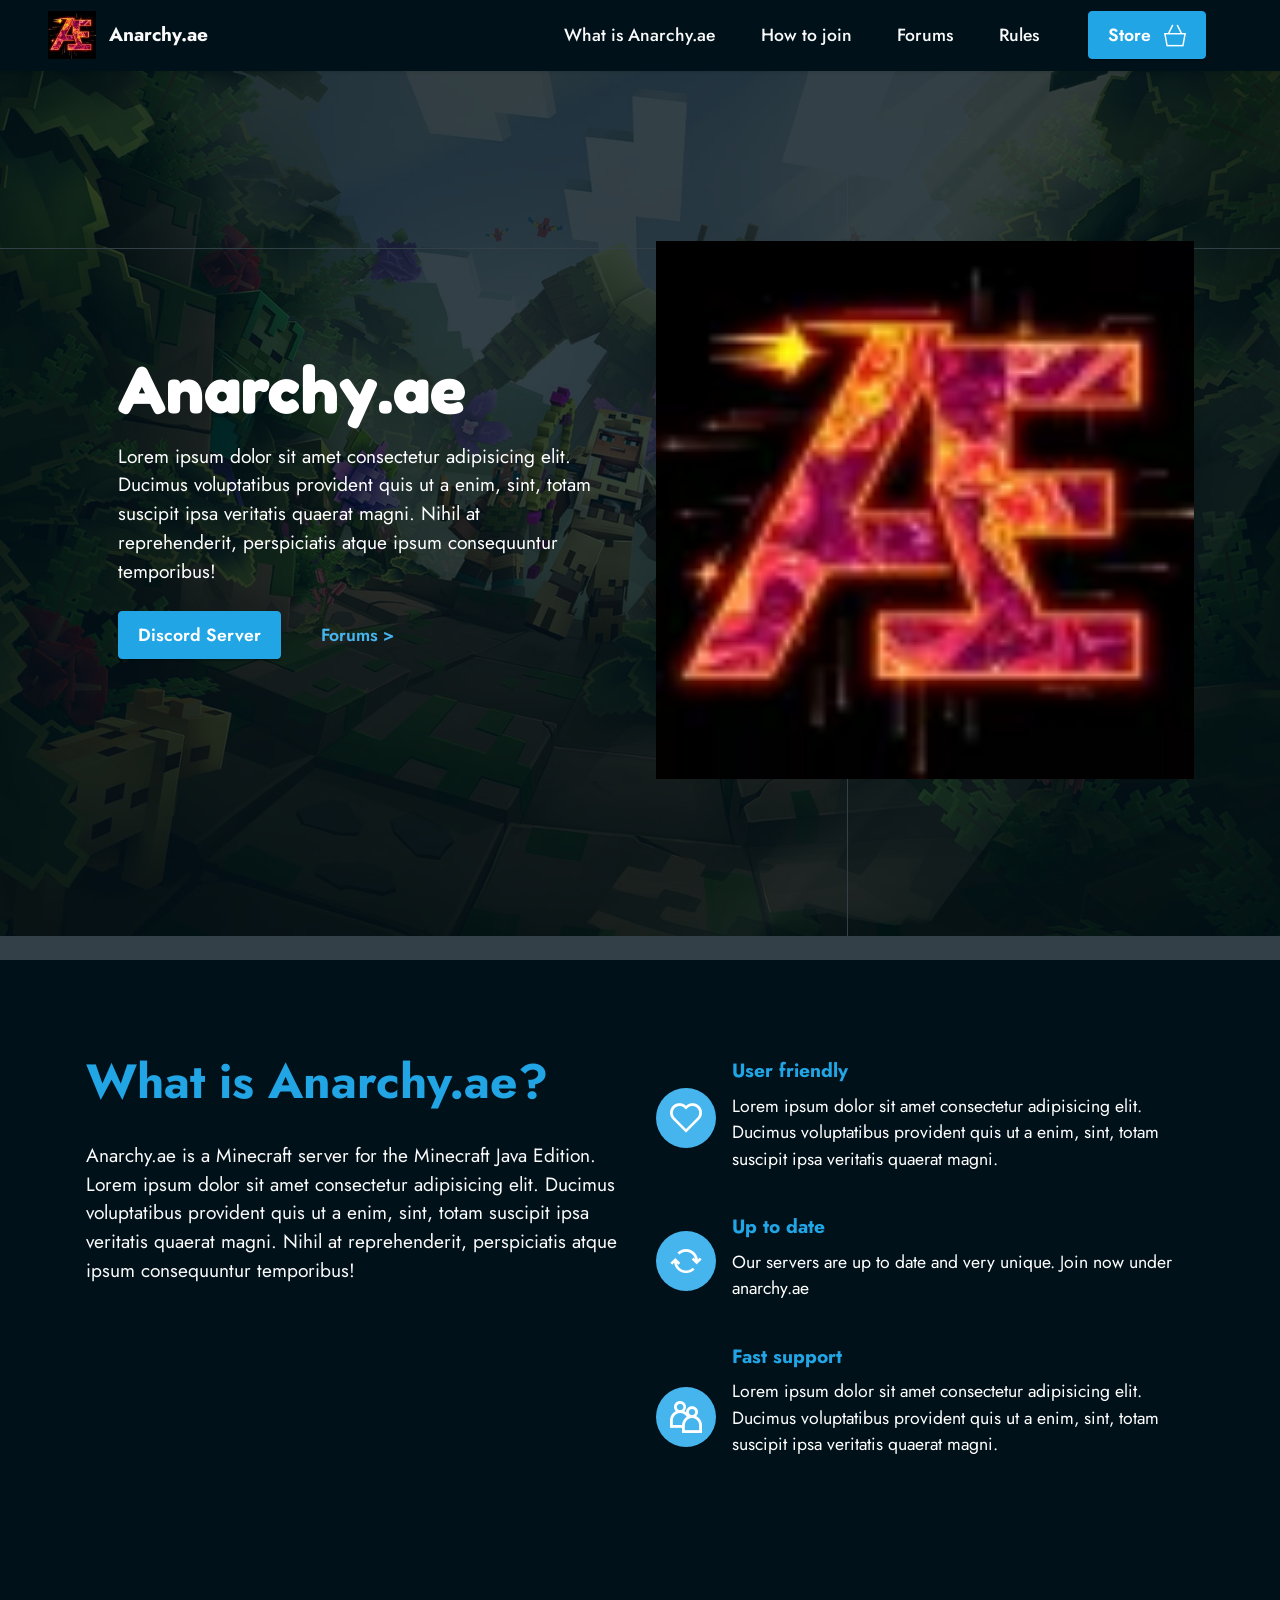
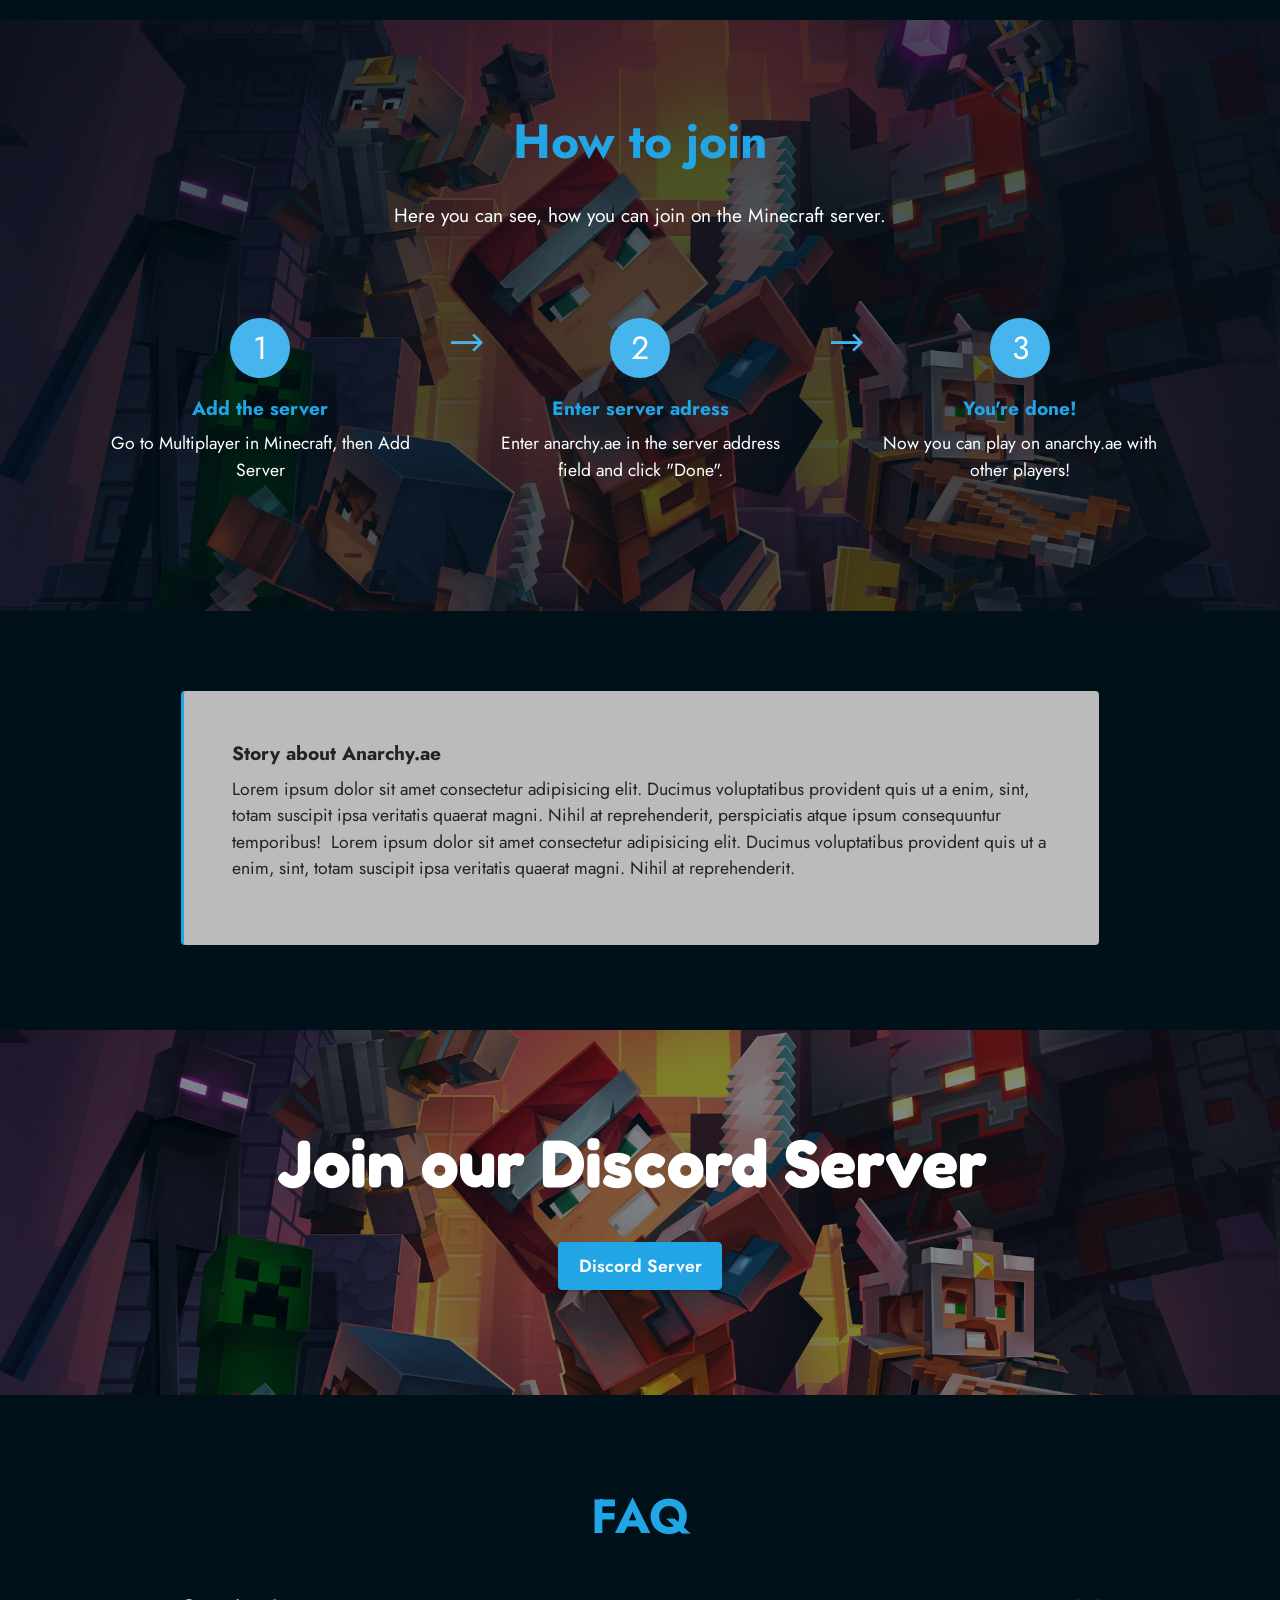
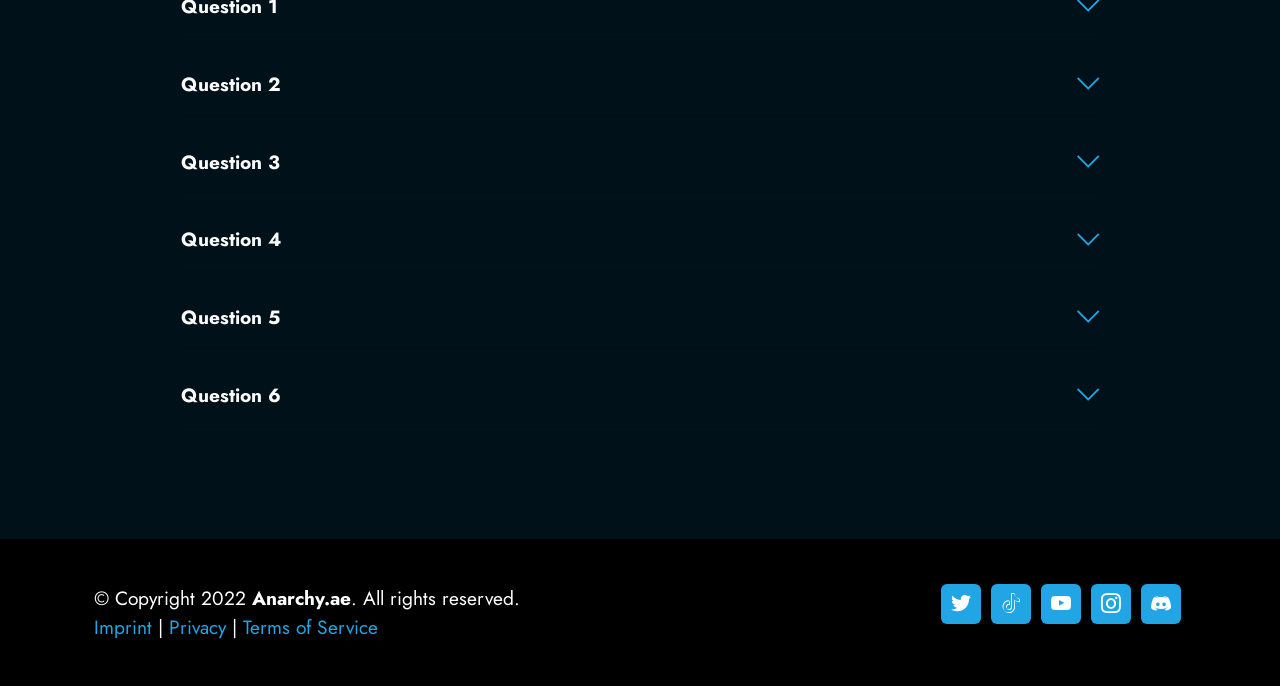
<file: index.html>
<!DOCTYPE html>
<html  >
<head>
  
  <meta charset="UTF-8">
  <meta http-equiv="X-UA-Compatible" content="IE=edge">
  
  <meta name="twitter:card" content="summary_large_image"/>
  <meta name="twitter:image:src" content="">
  <meta property="og:image" content="">
  <meta name="twitter:title" content="Home - Truesmp">
  <meta name="viewport" content="width=device-width, initial-scale=1, minimum-scale=1">
  <link rel="shortcut icon" href="assets/images/512xnewhypixel.png" type="image/x-icon">
  <meta name="description" content="This is our official Website for the Minecraft Server Anarchy.ae! Join now with 1.8-1.19!">
  
  
  <title>Home - Truesmp</title>
  <link rel="stylesheet" href="assets/web/assets/mobirise-icons2/mobirise2.css">
  <link rel="stylesheet" href="assets/web/assets/mobirise-icons/mobirise-icons.css">
  <link rel="stylesheet" href="assets/bootstrap/css/bootstrap.min.css">
  <link rel="stylesheet" href="assets/bootstrap/css/bootstrap-grid.min.css">
  <link rel="stylesheet" href="assets/bootstrap/css/bootstrap-reboot.min.css">
  <link rel="stylesheet" href="assets/parallax/jarallax.css">
  <link rel="stylesheet" href="assets/animatecss/animate.css">
  <link rel="stylesheet" href="assets/dropdown/css/style.css">
  <link rel="stylesheet" href="assets/socicon/css/styles.css">
  <link rel="stylesheet" href="assets/theme/css/style.css">
  <link rel="preload" href="https://fonts.googleapis.com/css?family=Fredoka+One:400&display=swap" as="style" onload="this.onload=null;this.rel='stylesheet'">
  <noscript><link rel="stylesheet" href="https://fonts.googleapis.com/css?family=Fredoka+One:400&display=swap"></noscript>
  <link rel="preload" href="https://fonts.googleapis.com/css?family=Jost:100,200,300,400,500,600,700,800,900,100i,200i,300i,400i,500i,600i,700i,800i,900i&display=swap" as="style" onload="this.onload=null;this.rel='stylesheet'">
  <noscript><link rel="stylesheet" href="https://fonts.googleapis.com/css?family=Jost:100,200,300,400,500,600,700,800,900,100i,200i,300i,400i,500i,600i,700i,800i,900i&display=swap"></noscript>
  <link rel="preload" as="style" href="assets/mobirise/css/mbr-additional.css"><link rel="stylesheet" href="assets/mobirise/css/mbr-additional.css" type="text/css">
  
  
  
  
</head>
<body>
  
  <section data-bs-version="5.1" class="menu menu2 cid-tkbL8n4vab" once="menu" id="menu2-16">
    
    <nav class="navbar navbar-dropdown navbar-fixed-top navbar-expand-lg">
        <div class="container-fluid">
            <div class="navbar-brand">
                <span class="navbar-logo">
                    <a href="#">
                        <img src="assets/images/512xnewhypixel.png" alt="" style="height: 3rem;">
                    </a>
                </span>
                <span class="navbar-caption-wrap"><a class="navbar-caption text-white display-7" href="#">Anarchy.ae</a></span>
            </div>
            <button class="navbar-toggler" type="button" data-toggle="collapse" data-bs-toggle="collapse" data-target="#navbarSupportedContent" data-bs-target="#navbarSupportedContent" aria-controls="navbarNavAltMarkup" aria-expanded="false" aria-label="Toggle navigation">
                <div class="hamburger">
                    <span></span>
                    <span></span>
                    <span></span>
                    <span></span>
                </div>
            </button>
            <div class="collapse navbar-collapse" id="navbarSupportedContent">
                <ul class="navbar-nav nav-dropdown" data-app-modern-menu="true"><li class="nav-item"><a class="nav-link link text-white text-primary display-4" href="index.html#features13-2">What is Anarchy.ae</a></li>
                    <li class="nav-item"><a class="nav-link link text-white text-primary display-4" href="index.html#features24-4">How to join</a></li><li class="nav-item"><a class="nav-link link text-white text-primary display-4" href="https://forum.anarchy.ae" target="_blank">Forums</a></li>
                    <li class="nav-item"><a class="nav-link link text-white text-primary display-4" href="rules.html">Rules</a>
                    </li></ul>
                
                <div class="navbar-buttons mbr-section-btn"><a class="btn btn-primary display-4" href="https://anarchy.ae" target="_blank"><span class="mobi-mbri mobi-mbri-shopping-basket mbr-iconfont mbr-iconfont-btn"></span>Store&nbsp;</a></div>
            </div>
        </div>
    </nav>
</section>

<section data-bs-version="5.1" class="header14 cid-tjqpRpO1sc mbr-fullscreen mbr-parallax-background" id="header14-d">

    

    
    <div class="mbr-overlay" style="opacity: 0.8; background-color: rgb(1, 17, 26);"></div>

    <div class="container">
        <div class="row justify-content-center align-items-center">
            <div class="col-12 col-md-6 image-wrapper">
                <img src="assets/images/512xnewhypixel.png" alt="">
            </div>
            <div class="col-12 col-md">
                <div class="text-wrapper">
                    <h1 class="mbr-section-title mbr-fonts-style mb-3 display-1"><strong>Anarchy.ae</strong></h1>
                    <p class="mbr-text mbr-fonts-style display-7">Lorem ipsum dolor sit amet consectetur adipisicing elit. Ducimus voluptatibus provident quis ut a enim, sint, totam suscipit ipsa veritatis quaerat magni. Nihil at reprehenderit, perspiciatis atque ipsum consequuntur temporibus!</p>
                    <div class="mbr-section-btn mt-3"><a class="btn btn-primary display-4" href="https://discord.gg/a9H8J6hpaQ" target="_blank">Discord Server</a>
                        <a class="btn btn-info-outline display-4" href="https://google.com" target="_blank">Forums &gt;</a></div>
                </div>
            </div>
        </div>
    </div>
</section>

<section data-bs-version="5.1" class="features12 cid-tjqffd3dFI" id="features13-2">

    

    
    
    <div class="container">
        <div class="row justify-content-center">
            <div class="col-12 col-lg-6">
                <div class="card-wrapper">
                    <div class="card-box align-left">
                        <h4 class="card-title mbr-fonts-style mb-4 display-2">
                            <strong>What is Anarchy.ae?</strong></h4>
                        <p class="mbr-text mbr-fonts-style mb-4 display-7">Anarchy.ae is a Minecraft server for the Minecraft Java Edition. Lorem ipsum dolor sit amet consectetur adipisicing elit. Ducimus voluptatibus provident quis ut a enim, sint, totam suscipit ipsa veritatis quaerat magni. Nihil at reprehenderit, perspiciatis atque ipsum consequuntur temporibus!&nbsp;<br></p>
                        
                    </div>
                </div>
            </div>
            <div class="col-12 col-lg-6">
                <div class="item mbr-flex">
                    <div class="icon-box">
                        <span class="mbr-iconfont mobi-mbri-hearth mobi-mbri"></span>
                    </div>
                    <div class="text-box">
                        <h4 class="icon-title mbr-black mbr-fonts-style display-7">
                            <strong>User friendly</strong></h4>
                        <h5 class="icon-text mbr-black mbr-fonts-style display-4"><div>Lorem ipsum dolor sit amet consectetur adipisicing elit. Ducimus voluptatibus provident quis ut a enim, sint, totam suscipit ipsa veritatis quaerat magni.&nbsp;</div></h5>
                    </div>
                </div>
                <div class="item mbr-flex">
                    <div class="icon-box">
                        <span class="mbr-iconfont mobi-mbri-update mobi-mbri"></span>
                    </div>
                    <div class="text-box">
                        <h4 class="icon-title mbr-black mbr-fonts-style display-7">
                            <strong>Up to date</strong></h4>
                        <h5 class="icon-text mbr-black mbr-fonts-style display-4">Our servers are up to date and very unique. Join now under anarchy.ae</h5>
                    </div>
                </div>
                <div class="item mbr-flex">
                    <div class="icon-box">
                        <span class="mbr-iconfont mobi-mbri-users mobi-mbri"></span>
                    </div>
                    <div class="text-box">
                        <h4 class="icon-title mbr-black mbr-fonts-style display-7">
                            <strong>Fast support</strong></h4>
                        <h5 class="icon-text mbr-black mbr-fonts-style display-4">Lorem ipsum dolor sit amet consectetur adipisicing elit. Ducimus voluptatibus provident quis ut a enim, sint, totam suscipit ipsa veritatis quaerat magni.&nbsp;<div><br></div></h5>
                    </div>
                </div>
            </div>
        </div>
    </div>
</section>

<section data-bs-version="5.1" class="features23 cid-tjqfAD0JSA" id="features24-4">

    

    
    <div class="mbr-overlay" style="opacity: 0.7; background-color: rgb(1, 17, 26);">
    </div>
    <div class="container">
        <div class="row justify-content-center">
            <div class="col-12">
                <div class="card-wrapper mb-4">
                    <div class="card-box align-center">
                        <h4 class="card-title mbr-fonts-style mb-4 display-2">
                            <strong>How to join</strong></h4>
                        <p class="mbr-text mbr-fonts-style mb-4 display-7">
                            Here you can see, how you can join on the Minecraft server.</p>
                        
                    </div>
                </div>
            </div>
            <div class="col-12 col-md-6 col-lg-4">
                <div class="item first mbr-flex p-4">
                    <div class="icon-wrap w-100">
                        <div class="icon-box">
                            <span class="step-number mbr-fonts-style display-5">1</span>
                        </div>
                    </div>

                    <div class="text-box">
                        <h4 class="icon-title card-title mbr-black mbr-fonts-style display-7">
                            <strong>Add the server</strong></h4>
                        <h5 class="mbr-text mbr-black mbr-fonts-style display-4">Go to Multiplayer in Minecraft, then Add Server</h5>
                    </div>
                </div>
                <!-- <span mbr-icon class="mbr-iconfont mobi-mbri-devices mobi-mbri"></span> -->
            </div>
            <div class="col-12 col-md-6 col-lg-4">
                <div class="item mbr-flex p-4">
                    <div class="icon-wrap w-100">
                        <div class="icon-box">
                            <span class="step-number mbr-fonts-style display-5">2</span>
                        </div>
                    </div>
                    <div class="text-box">
                        <h4 class="icon-title card-title mbr-black mbr-fonts-style display-7">
                            <strong>Enter server adress</strong></h4>
                        <h5 class="mbr-text mbr-black mbr-fonts-style display-4">Enter anarchy.ae in the server address field and click "Done".</h5>
                    </div>
                </div>
            </div>
            <div class="col-12 col-md-6 col-lg-4">
                <div class="item mbr-flex p-4">
                    <div class="icon-wrap w-100">
                        <div class="icon-box">
                            <span class="step-number mbr-fonts-style display-5">3</span>
                        </div>
                    </div>
                    <div class="text-box">
                        <h4 class="icon-title card-title mbr-black mbr-fonts-style display-7">
                            <strong>You're done!</strong></h4>
                        <h5 class="mbr-text mbr-black mbr-fonts-style display-4">Now you can play on anarchy.ae with other players!</h5>
                    </div>
                </div>
            </div>
            
            
            
            
            
        </div>
    </div>
</section>

<section data-bs-version="5.1" class="content7 cid-tjqfrB7rtr" id="content7-3">
    
    <div class="container">
        <div class="row justify-content-center">
            <div class="col-12 col-md-10">
                <blockquote>
                <h5 class="mbr-section-title mbr-fonts-style mb-2 display-7"><strong>Story about Anarchy.ae</strong></h5>
                <p class="mbr-text mbr-fonts-style display-4">Lorem ipsum dolor sit amet consectetur adipisicing elit. Ducimus voluptatibus provident quis ut a enim, sint, totam suscipit ipsa veritatis quaerat magni. Nihil at reprehenderit, perspiciatis atque ipsum consequuntur temporibus!&nbsp;  Lorem ipsum dolor sit amet consectetur adipisicing elit. Ducimus voluptatibus provident quis ut a enim, sint, totam suscipit ipsa veritatis quaerat magni. Nihil at reprehenderit.<br></p></blockquote>
            </div>
        </div>
    </div>
</section>

<section data-bs-version="5.1" class="info1 cid-tjqN7jdkCu" id="info1-11">
    

    
    <div class="mbr-overlay" style="opacity: 0.5; background-color: rgb(1, 17, 26);"></div>
    <div class="align-center container">
        <div class="row justify-content-center">
            <div class="col-12 col-lg-8">
                <h3 class="mbr-section-title mb-4 mbr-fonts-style display-1">
                    <strong>Join our Discord Server&nbsp;</strong></h3>
                
                <div class="mbr-section-btn"><a class="btn btn-primary display-4" href="https://discord.gg/a9H8J6hpaQ" target="_blank">Discord Server</a></div>
            </div>
        </div>
    </div>
</section>

<section data-bs-version="5.1" class="content16 cid-tjqfD1HjQw" id="content16-5">

    

    
    
    <div class="container">
        <div class="row justify-content-center">
            <div class="col-12 col-md-10">
                <div class="mbr-section-head align-center mb-4">
                    <h3 class="mbr-section-title mb-0 mbr-fonts-style display-2"><strong>FAQ</strong></h3>
                    
                </div>
                <div id="bootstrap-accordion_6" class="panel-group accordionStyles accordion" role="tablist" aria-multiselectable="true">
                    <div class="card mb-3">
                        <div class="card-header" role="tab" id="headingOne">
                            <a role="button" class="panel-title collapsed" data-toggle="collapse" data-bs-toggle="collapse" data-core="" href="#collapse1_6" aria-expanded="false" aria-controls="collapse1">
                                <h6 class="panel-title-edit mbr-fonts-style mb-0 display-7"><strong>Question 1</strong></h6>
                                <span class="sign mbr-iconfont mbri-arrow-down"></span>
                            </a>
                        </div>
                        <div id="collapse1_6" class="panel-collapse noScroll collapse" role="tabpanel" aria-labelledby="headingOne" data-parent="#accordion" data-bs-parent="#bootstrap-accordion_6">
                            <div class="panel-body">
                                <p class="mbr-fonts-style panel-text display-4">Lorem ipsum dolor sit amet consectetur adipisicing elit. Ducimus voluptatibus provident quis ut a enim, sint, totam suscipit ipsa veritatis quaerat magni. Nihil at reprehenderit, perspiciatis atque ipsum consequuntur temporibus!</p>
                            </div>
                        </div>
                    </div>
                    <div class="card mb-3">
                        <div class="card-header" role="tab" id="headingOne">
                            <a role="button" class="panel-title collapsed" data-toggle="collapse" data-bs-toggle="collapse" data-core="" href="#collapse2_6" aria-expanded="false" aria-controls="collapse2">
                                <h6 class="panel-title-edit mbr-fonts-style mb-0 display-7"><strong>Question 2</strong></h6>
                                <span class="sign mbr-iconfont mbri-arrow-down"></span>
                            </a>
                        </div>
                        <div id="collapse2_6" class="panel-collapse noScroll collapse" role="tabpanel" aria-labelledby="headingOne" data-parent="#accordion" data-bs-parent="#bootstrap-accordion_6">
                            <div class="panel-body">
                                <p class="mbr-fonts-style panel-text display-4">
                                    Lorem ipsum dolor sit amet consectetur adipisicing elit. Ducimus voluptatibus provident quis ut a enim, sint, totam suscipit ipsa veritatis quaerat magni. Nihil at reprehenderit, perspiciatis atque ipsum consequuntur temporibus!</p>
                            </div>
                        </div>
                    </div>
                    <div class="card mb-3">
                        <div class="card-header" role="tab" id="headingOne">
                            <a role="button" class="panel-title collapsed" data-toggle="collapse" data-bs-toggle="collapse" data-core="" href="#collapse3_6" aria-expanded="false" aria-controls="collapse3">
                                <h6 class="panel-title-edit mbr-fonts-style mb-0 display-7"><strong>Question 3</strong></h6>
                                <span class="sign mbr-iconfont mbri-arrow-down"></span>
                            </a>
                        </div>
                        <div id="collapse3_6" class="panel-collapse noScroll collapse" role="tabpanel" aria-labelledby="headingOne" data-parent="#accordion" data-bs-parent="#bootstrap-accordion_6">
                            <div class="panel-body">
                                <p class="mbr-fonts-style panel-text display-4">
                                    Lorem ipsum dolor sit amet consectetur adipisicing elit. Ducimus voluptatibus provident quis ut a enim, sint, totam suscipit ipsa veritatis quaerat magni. Nihil at reprehenderit, perspiciatis atque ipsum consequuntur temporibus!</p>
                            </div>
                        </div>
                    </div>
                    <div class="card mb-3">
                        <div class="card-header" role="tab" id="headingOne">
                            <a role="button" class="panel-title collapsed" data-toggle="collapse" data-bs-toggle="collapse" data-core="" href="#collapse4_6" aria-expanded="false" aria-controls="collapse4">
                                <h6 class="panel-title-edit mbr-fonts-style mb-0 display-7"><strong>Question 4</strong></h6>
                                <span class="sign mbr-iconfont mbri-arrow-down"></span>
                            </a>
                        </div>
                        <div id="collapse4_6" class="panel-collapse noScroll collapse" role="tabpanel" aria-labelledby="headingOne" data-parent="#accordion" data-bs-parent="#bootstrap-accordion_6">
                            <div class="panel-body">
                                <p class="mbr-fonts-style panel-text display-4">
                                    Lorem ipsum dolor sit amet consectetur adipisicing elit. Ducimus voluptatibus provident quis ut a enim, sint, totam suscipit ipsa veritatis quaerat magni. Nihil at reprehenderit, perspiciatis atque ipsum consequuntur temporibus!</p>
                            </div>
                        </div>
                    </div>
                    <div class="card mb-3">
                        <div class="card-header" role="tab" id="headingOne">
                            <a role="button" class="panel-title collapsed" data-toggle="collapse" data-bs-toggle="collapse" data-core="" href="#collapse5_6" aria-expanded="false" aria-controls="collapse5">
                                <h6 class="panel-title-edit mbr-fonts-style mb-0 display-7"><strong>Question 5</strong></h6>
                                <span class="sign mbr-iconfont mbri-arrow-down"></span>
                            </a>
                        </div>
                        <div id="collapse5_6" class="panel-collapse noScroll collapse" role="tabpanel" aria-labelledby="headingOne" data-parent="#accordion" data-bs-parent="#bootstrap-accordion_6">
                            <div class="panel-body">
                                <p class="mbr-fonts-style panel-text display-4">
                                    Lorem ipsum dolor sit amet consectetur adipisicing elit. Ducimus voluptatibus provident quis ut a enim, sint, totam suscipit ipsa veritatis quaerat magni. Nihil at reprehenderit, perspiciatis atque ipsum consequuntur temporibus!</p>
                            </div>
                        </div>
                    </div>
                    <div class="card mb-3">
                        <div class="card-header" role="tab" id="headingOne">
                            <a role="button" class="panel-title collapsed" data-toggle="collapse" data-bs-toggle="collapse" data-core="" href="#collapse6_6" aria-expanded="false" aria-controls="collapse6">
                                <h6 class="panel-title-edit mbr-fonts-style mb-0 display-7"><strong>Question 6</strong></h6>
                                <span class="sign mbr-iconfont mbri-arrow-down"></span>
                            </a>
                        </div>
                        <div id="collapse6_6" class="panel-collapse noScroll collapse" role="tabpanel" aria-labelledby="headingOne" data-parent="#accordion" data-bs-parent="#bootstrap-accordion_6">
                            <div class="panel-body">
                                <p class="mbr-fonts-style panel-text display-4">
                                    Lorem ipsum dolor sit amet consectetur adipisicing elit. Ducimus voluptatibus provident quis ut a enim, sint, totam suscipit ipsa veritatis quaerat magni. Nihil at reprehenderit, perspiciatis atque ipsum consequuntur temporibus!</p>
                            </div>
                        </div>
                    </div>
                </div>
            </div>
        </div>
    </div>
</section>

<section data-bs-version="5.1" class="footer1 cid-tkbGMWG3Nn" once="footer" id="footer01-15">
    
    
    <div class="container">
        <div class="row justify-content-center">
            <div class="col-md-12 col-lg-6 my-auto px-4 align-left">
                <p class="mbr-text text-grey mb-0 mbr-fonts-style display-7">
                    © Copyright 2022 <strong>Anarchy.ae</strong>. All rights reserved.<br><a href="imprint.html" class="text-primary" target="_blank">Imprint </a>| <a href="privacy.html" class="text-primary" target="_blank">Privacy </a>| <a href="tos.html" class="text-primary" target="_blank">Terms of Service</a></p>
            </div>
            <div class="col-md-12 col-lg-6 px-4 align-right">
                <div class="social-list">
                    <div class="soc-item">
                        <a href="https://twitter.com" target="_blank">
                            <span class="mbr-iconfont mbr-iconfont-social socicon-twitter socicon"></span>
                        </a>
                    </div>
                    <div class="soc-item">
                        <a href="https://tiktok.com" target="_blank">
                            <span class="mbr-iconfont mbr-iconfont-social socicon-tiktok socicon"></span>
                        </a>
                    </div>
                    <div class="soc-item">
                        <a href="https://youtube.com" target="_blank">
                            <span class="mbr-iconfont mbr-iconfont-social socicon-youtube socicon"></span>
                        </a>
                    </div>
                    <div class="soc-item">
                        <a href="https://instagram.com" target="_blank">
                            <span class="mbr-iconfont mbr-iconfont-social socicon-instagram socicon"></span>
                        </a>
                    </div>
                    <div class="soc-item">
                        <a href="https://discord.gg/a9H8J6hpaQ" target="_blank">
                            <span class="mbr-iconfont mbr-iconfont-social socicon-discord socicon"></span>
                        </a>
                    </div>

                    

                    

                    
                </div>
            </div>
        </div>
    </div>
</section>


<script src="assets/bootstrap/js/bootstrap.bundle.min.js"></script>
  <script src="assets/parallax/jarallax.js"></script>
  <script src="assets/smoothscroll/smooth-scroll.js"></script>
  <script src="assets/ytplayer/index.js"></script>
  <script src="assets/mbr-switch-arrow/mbr-switch-arrow.js"></script>
  <script src="assets/dropdown/js/navbar-dropdown.js"></script>
  <script src="assets/theme/js/script.js"></script>
  
  
  
  <input name="animation" type="hidden">
  </body>
</html>
</file>
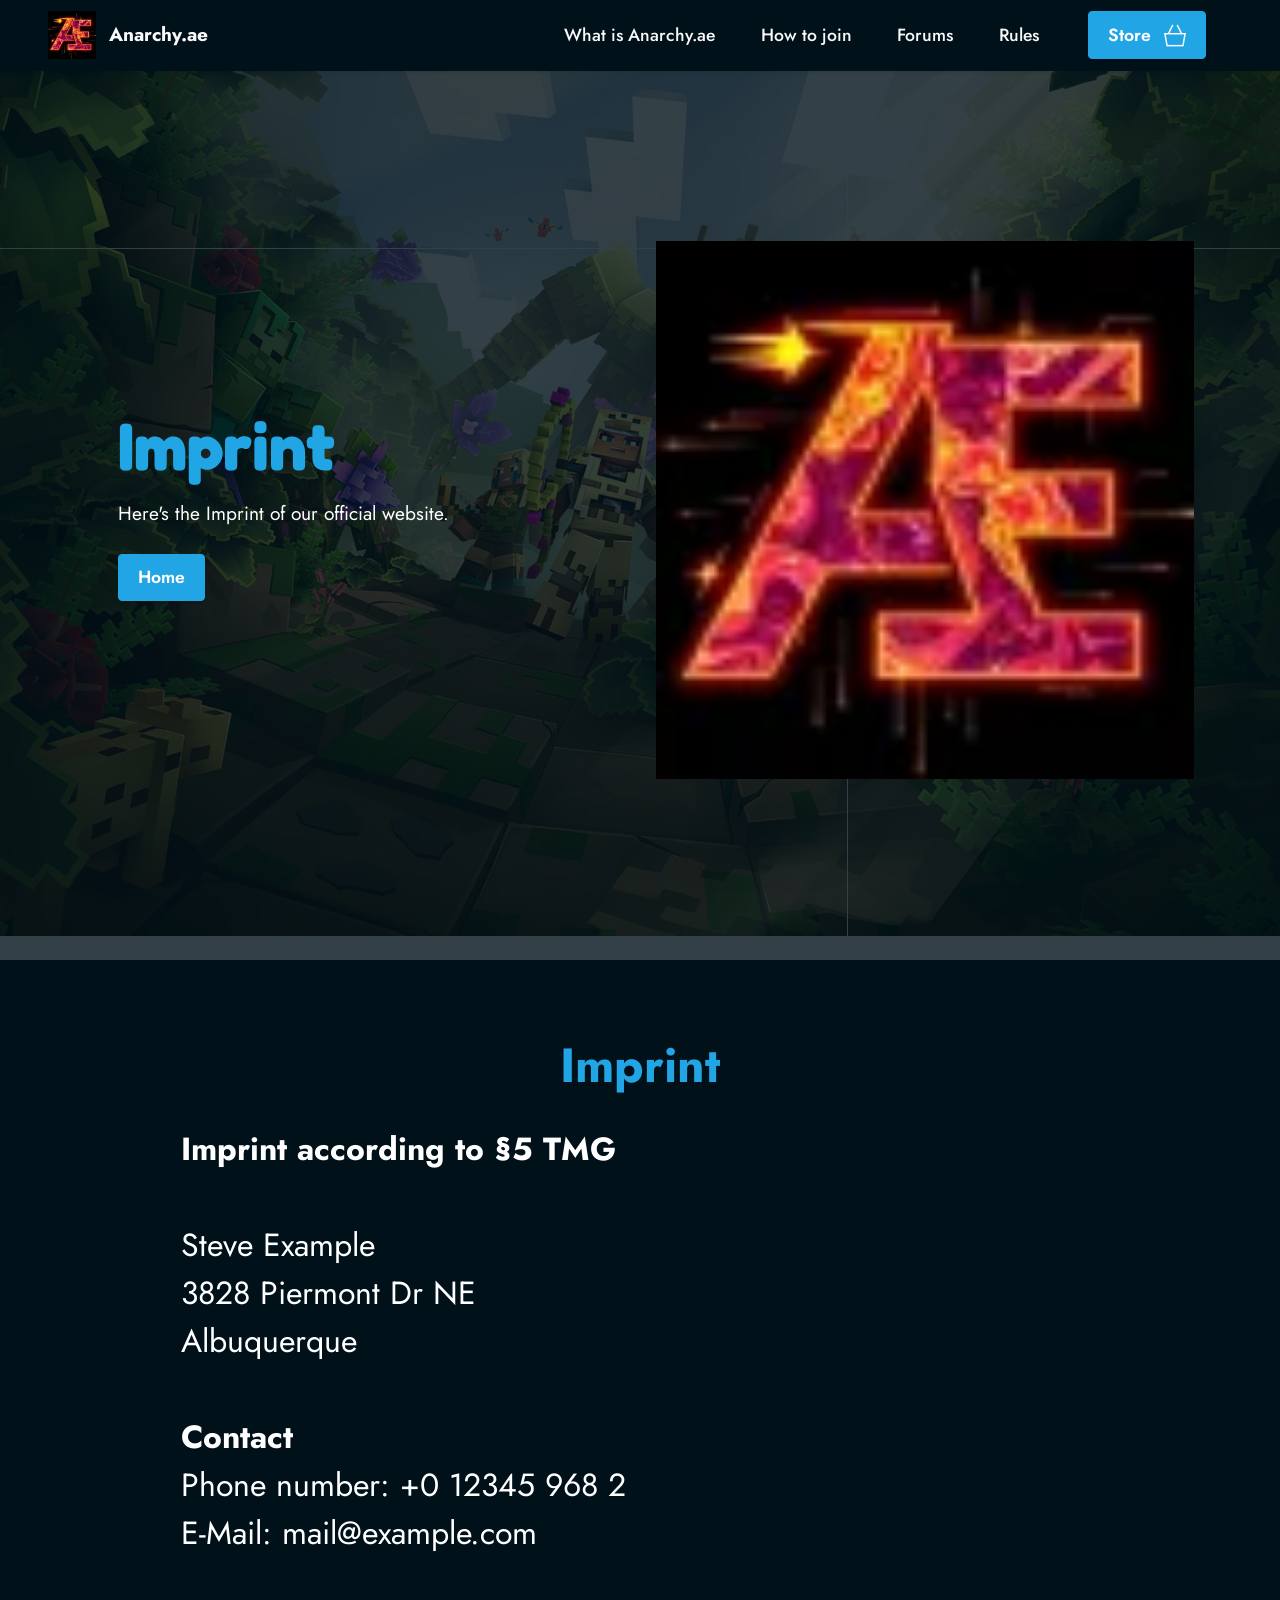
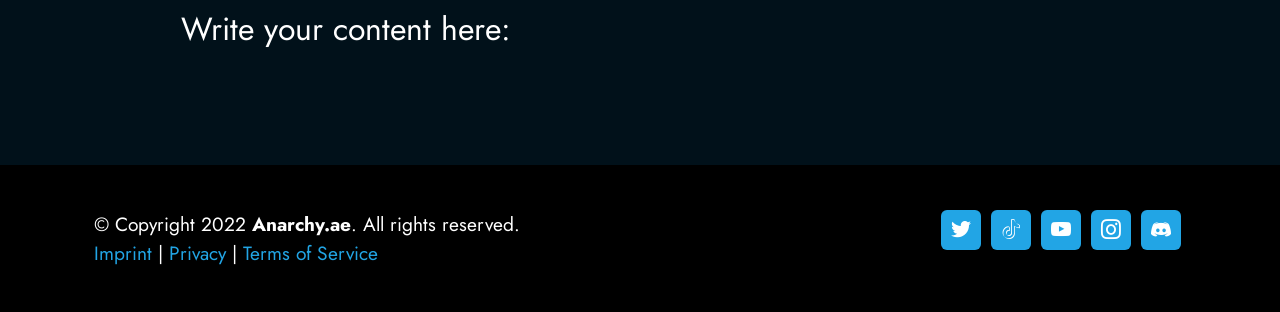
<file: imprint.html>
<!DOCTYPE html>
<html  >
<head>
  
  <meta charset="UTF-8">
  <meta http-equiv="X-UA-Compatible" content="IE=edge">
  
  <meta name="twitter:card" content="summary_large_image"/>
  <meta name="twitter:image:src" content="">
  <meta property="og:image" content="">
  <meta name="twitter:title" content="Imprint - Anarchy.ae">
  <meta name="viewport" content="width=device-width, initial-scale=1, minimum-scale=1">
  <link rel="shortcut icon" href="assets/images/512xnewhypixel.png" type="image/x-icon">
  <meta name="description" content="This is the imprint page of the Minecraft server Anarchy.ae">
  
  
  <title>Imprint - Anarchy.ae</title>
  <link rel="stylesheet" href="assets/web/assets/mobirise-icons2/mobirise2.css">
  <link rel="stylesheet" href="assets/bootstrap/css/bootstrap.min.css">
  <link rel="stylesheet" href="assets/bootstrap/css/bootstrap-grid.min.css">
  <link rel="stylesheet" href="assets/bootstrap/css/bootstrap-reboot.min.css">
  <link rel="stylesheet" href="assets/parallax/jarallax.css">
  <link rel="stylesheet" href="assets/animatecss/animate.css">
  <link rel="stylesheet" href="assets/dropdown/css/style.css">
  <link rel="stylesheet" href="assets/socicon/css/styles.css">
  <link rel="stylesheet" href="assets/theme/css/style.css">
  <link rel="preload" href="https://fonts.googleapis.com/css?family=Fredoka+One:400&display=swap" as="style" onload="this.onload=null;this.rel='stylesheet'">
  <noscript><link rel="stylesheet" href="https://fonts.googleapis.com/css?family=Fredoka+One:400&display=swap"></noscript>
  <link rel="preload" href="https://fonts.googleapis.com/css?family=Jost:100,200,300,400,500,600,700,800,900,100i,200i,300i,400i,500i,600i,700i,800i,900i&display=swap" as="style" onload="this.onload=null;this.rel='stylesheet'">
  <noscript><link rel="stylesheet" href="https://fonts.googleapis.com/css?family=Jost:100,200,300,400,500,600,700,800,900,100i,200i,300i,400i,500i,600i,700i,800i,900i&display=swap"></noscript>
  <link rel="preload" as="style" href="assets/mobirise/css/mbr-additional.css"><link rel="stylesheet" href="assets/mobirise/css/mbr-additional.css" type="text/css">
  
  
  
  
</head>
<body>
  
  <section data-bs-version="5.1" class="menu menu2 cid-tkbL8n4vab" once="menu" id="menu2-16">
    
    <nav class="navbar navbar-dropdown navbar-fixed-top navbar-expand-lg">
        <div class="container-fluid">
            <div class="navbar-brand">
                <span class="navbar-logo">
                    <a href="#">
                        <img src="assets/images/512xnewhypixel.png" alt="" style="height: 3rem;">
                    </a>
                </span>
                <span class="navbar-caption-wrap"><a class="navbar-caption text-white display-7" href="#">Anarchy.ae</a></span>
            </div>
            <button class="navbar-toggler" type="button" data-toggle="collapse" data-bs-toggle="collapse" data-target="#navbarSupportedContent" data-bs-target="#navbarSupportedContent" aria-controls="navbarNavAltMarkup" aria-expanded="false" aria-label="Toggle navigation">
                <div class="hamburger">
                    <span></span>
                    <span></span>
                    <span></span>
                    <span></span>
                </div>
            </button>
            <div class="collapse navbar-collapse" id="navbarSupportedContent">
                <ul class="navbar-nav nav-dropdown" data-app-modern-menu="true"><li class="nav-item"><a class="nav-link link text-white text-primary display-4" href="index.html#features13-2">What is Anarchy.ae</a></li>
                    <li class="nav-item"><a class="nav-link link text-white text-primary display-4" href="index.html#features24-4">How to join</a></li><li class="nav-item"><a class="nav-link link text-white text-primary display-4" href="https://forum.anarchy.ae" target="_blank">Forums</a></li>
                    <li class="nav-item"><a class="nav-link link text-white text-primary display-4" href="rules.html">Rules</a>
                    </li></ul>
                
                <div class="navbar-buttons mbr-section-btn"><a class="btn btn-primary display-4" href="https://anarchy.ae" target="_blank"><span class="mobi-mbri mobi-mbri-shopping-basket mbr-iconfont mbr-iconfont-btn"></span>Store&nbsp;</a></div>
            </div>
        </div>
    </nav>
</section>

<section data-bs-version="5.1" class="header14 cid-tjquYnDPfS mbr-fullscreen mbr-parallax-background" id="header14-n">

    

    
    <div class="mbr-overlay" style="opacity: 0.8; background-color: rgb(1, 17, 26);"></div>

    <div class="container">
        <div class="row justify-content-center align-items-center">
            <div class="col-12 col-md-6 image-wrapper">
                <img src="assets/images/512xnewhypixel.png" alt="">
            </div>
            <div class="col-12 col-md">
                <div class="text-wrapper">
                    <h1 class="mbr-section-title mbr-fonts-style mb-3 display-1"><strong>Imprint</strong></h1>
                    <p class="mbr-text mbr-fonts-style display-7">
                        Here's the Imprint of our official website.</p>
                    <div class="mbr-section-btn mt-3"><a class="btn btn-primary display-4" href="index.html">Home</a></div>
                </div>
            </div>
        </div>
    </div>
</section>

<section data-bs-version="5.1" class="content4 cid-tjqzz48owZ" id="content4-x">
    

    
    
    <div class="container">
        <div class="row justify-content-center">
            <div class="title col-md-12 col-lg-10">
                <h3 class="mbr-section-title mbr-fonts-style align-center mb-4 display-2">
                    <strong>Imprint</strong></h3>
                <h4 class="mbr-section-subtitle align-center mbr-fonts-style mb-4 display-5"><strong>Imprint according to §5 TMG</strong><br><br>Steve Example<br>3828 Piermont Dr NE <br>Albuquerque<br><br><strong>Contact</strong><br>Phone number: +0 12345 968 2<br>E-Mail: mail@example.com<br><br>Write your content here:</h4>
                
            </div>
        </div>
    </div>
</section>

<section data-bs-version="5.1" class="footer1 cid-tkbGMWG3Nn" once="footer" id="footer01-15">
    
    
    <div class="container">
        <div class="row justify-content-center">
            <div class="col-md-12 col-lg-6 my-auto px-4 align-left">
                <p class="mbr-text text-grey mb-0 mbr-fonts-style display-7">
                    © Copyright 2022 <strong>Anarchy.ae</strong>. All rights reserved.<br><a href="imprint.html" class="text-primary" target="_blank">Imprint </a>| <a href="privacy.html" class="text-primary" target="_blank">Privacy </a>| <a href="tos.html" class="text-primary" target="_blank">Terms of Service</a></p>
            </div>
            <div class="col-md-12 col-lg-6 px-4 align-right">
                <div class="social-list">
                    <div class="soc-item">
                        <a href="https://twitter.com" target="_blank">
                            <span class="mbr-iconfont mbr-iconfont-social socicon-twitter socicon"></span>
                        </a>
                    </div>
                    <div class="soc-item">
                        <a href="https://tiktok.com" target="_blank">
                            <span class="mbr-iconfont mbr-iconfont-social socicon-tiktok socicon"></span>
                        </a>
                    </div>
                    <div class="soc-item">
                        <a href="https://youtube.com" target="_blank">
                            <span class="mbr-iconfont mbr-iconfont-social socicon-youtube socicon"></span>
                        </a>
                    </div>
                    <div class="soc-item">
                        <a href="https://instagram.com" target="_blank">
                            <span class="mbr-iconfont mbr-iconfont-social socicon-instagram socicon"></span>
                        </a>
                    </div>
                    <div class="soc-item">
                        <a href="https://discord.gg/a9H8J6hpaQ" target="_blank">
                            <span class="mbr-iconfont mbr-iconfont-social socicon-discord socicon"></span>
                        </a>
                    </div>

                    

                    

                    
                </div>
            </div>
        </div>
    </div>
</section>


<script src="assets/bootstrap/js/bootstrap.bundle.min.js"></script>
  <script src="assets/parallax/jarallax.js"></script>
  <script src="assets/smoothscroll/smooth-scroll.js"></script>
  <script src="assets/ytplayer/index.js"></script>
  <script src="assets/dropdown/js/navbar-dropdown.js"></script>
  <script src="assets/theme/js/script.js"></script>
  
  
  
  <input name="animation" type="hidden">
  </body>
</html>
</file>
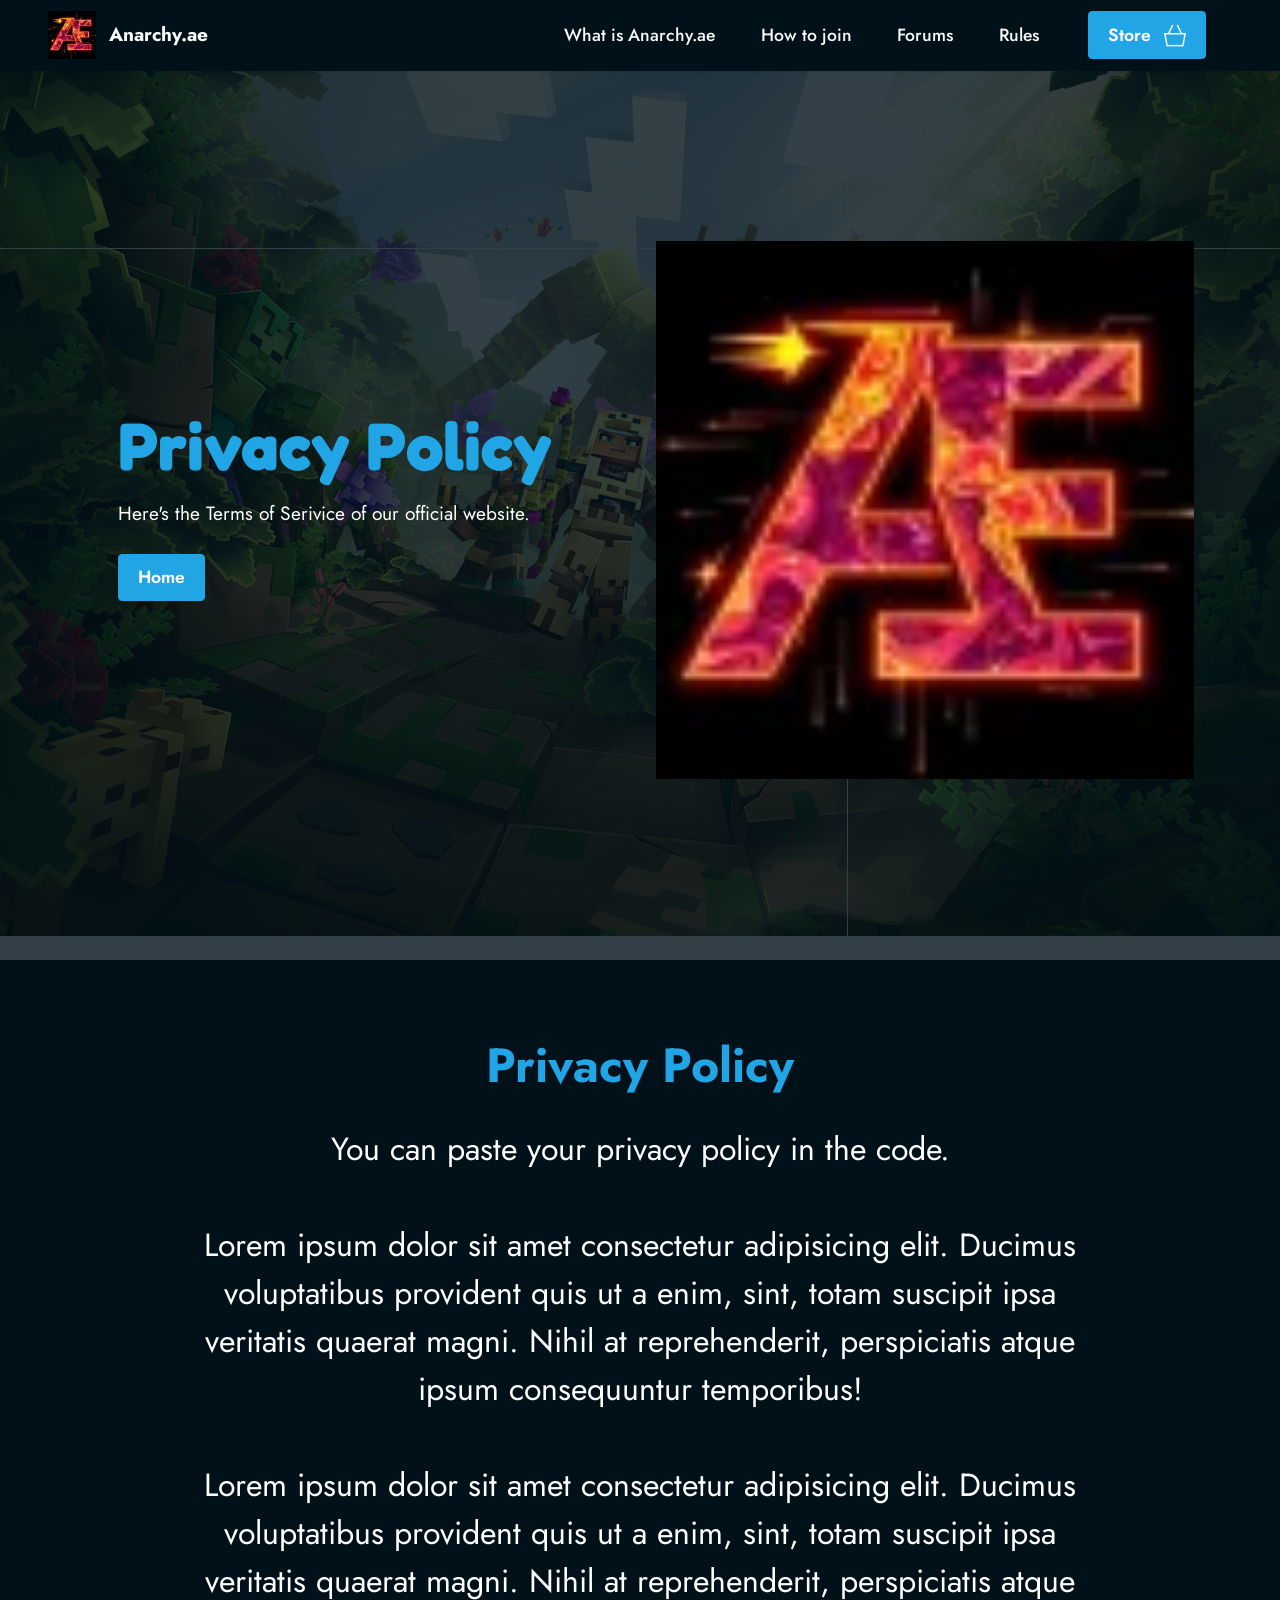
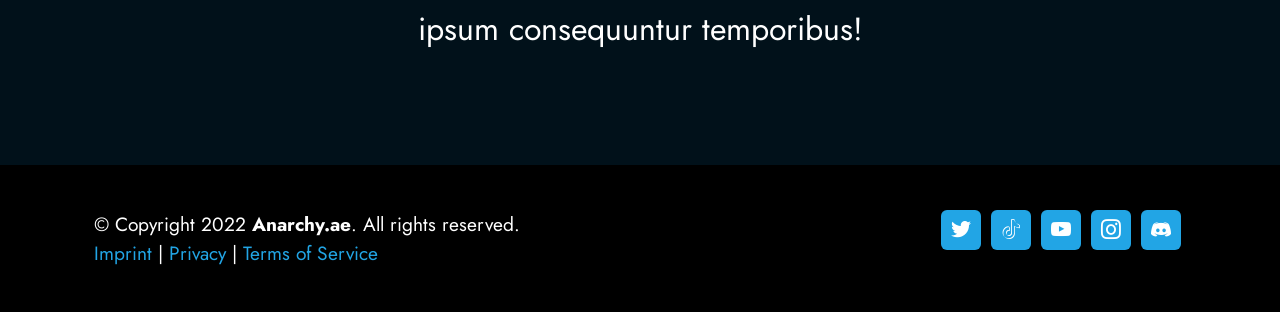
<file: privacy.html>
<!DOCTYPE html>
<html  >
<head>
  
  <meta charset="UTF-8">
  <meta http-equiv="X-UA-Compatible" content="IE=edge">
  
  <meta name="twitter:card" content="summary_large_image"/>
  <meta name="twitter:image:src" content="">
  <meta property="og:image" content="">
  <meta name="twitter:title" content="Privacy Policy - Anarchy.ae">
  <meta name="viewport" content="width=device-width, initial-scale=1, minimum-scale=1">
  <link rel="shortcut icon" href="assets/images/512xnewhypixel.png" type="image/x-icon">
  <meta name="description" content="This is the privacy policy page of the Minecraft server Anarchy.ae">
  
  
  <title>Privacy Policy - Anarchy.ae</title>
  <link rel="stylesheet" href="assets/web/assets/mobirise-icons2/mobirise2.css">
  <link rel="stylesheet" href="assets/bootstrap/css/bootstrap.min.css">
  <link rel="stylesheet" href="assets/bootstrap/css/bootstrap-grid.min.css">
  <link rel="stylesheet" href="assets/bootstrap/css/bootstrap-reboot.min.css">
  <link rel="stylesheet" href="assets/parallax/jarallax.css">
  <link rel="stylesheet" href="assets/animatecss/animate.css">
  <link rel="stylesheet" href="assets/dropdown/css/style.css">
  <link rel="stylesheet" href="assets/socicon/css/styles.css">
  <link rel="stylesheet" href="assets/theme/css/style.css">
  <link rel="preload" href="https://fonts.googleapis.com/css?family=Fredoka+One:400&display=swap" as="style" onload="this.onload=null;this.rel='stylesheet'">
  <noscript><link rel="stylesheet" href="https://fonts.googleapis.com/css?family=Fredoka+One:400&display=swap"></noscript>
  <link rel="preload" href="https://fonts.googleapis.com/css?family=Jost:100,200,300,400,500,600,700,800,900,100i,200i,300i,400i,500i,600i,700i,800i,900i&display=swap" as="style" onload="this.onload=null;this.rel='stylesheet'">
  <noscript><link rel="stylesheet" href="https://fonts.googleapis.com/css?family=Jost:100,200,300,400,500,600,700,800,900,100i,200i,300i,400i,500i,600i,700i,800i,900i&display=swap"></noscript>
  <link rel="preload" as="style" href="assets/mobirise/css/mbr-additional.css"><link rel="stylesheet" href="assets/mobirise/css/mbr-additional.css" type="text/css">
  
  
  
  
</head>
<body>
  
  <section data-bs-version="5.1" class="menu menu2 cid-tkbL8n4vab" once="menu" id="menu2-16">
    
    <nav class="navbar navbar-dropdown navbar-fixed-top navbar-expand-lg">
        <div class="container-fluid">
            <div class="navbar-brand">
                <span class="navbar-logo">
                    <a href="#">
                        <img src="assets/images/512xnewhypixel.png" alt="" style="height: 3rem;">
                    </a>
                </span>
                <span class="navbar-caption-wrap"><a class="navbar-caption text-white display-7" href="#">Anarchy.ae</a></span>
            </div>
            <button class="navbar-toggler" type="button" data-toggle="collapse" data-bs-toggle="collapse" data-target="#navbarSupportedContent" data-bs-target="#navbarSupportedContent" aria-controls="navbarNavAltMarkup" aria-expanded="false" aria-label="Toggle navigation">
                <div class="hamburger">
                    <span></span>
                    <span></span>
                    <span></span>
                    <span></span>
                </div>
            </button>
            <div class="collapse navbar-collapse" id="navbarSupportedContent">
                <ul class="navbar-nav nav-dropdown" data-app-modern-menu="true"><li class="nav-item"><a class="nav-link link text-white text-primary display-4" href="index.html#features13-2">What is Anarchy.ae</a></li>
                    <li class="nav-item"><a class="nav-link link text-white text-primary display-4" href="index.html#features24-4">How to join</a></li><li class="nav-item"><a class="nav-link link text-white text-primary display-4" href="https://forum.anarchy.ae" target="_blank">Forums</a></li>
                    <li class="nav-item"><a class="nav-link link text-white text-primary display-4" href="rules.html">Rules</a>
                    </li></ul>
                
                <div class="navbar-buttons mbr-section-btn"><a class="btn btn-primary display-4" href="https://anarchy.ae" target="_blank"><span class="mobi-mbri mobi-mbri-shopping-basket mbr-iconfont mbr-iconfont-btn"></span>Store&nbsp;</a></div>
            </div>
        </div>
    </nav>
</section>

<section data-bs-version="5.1" class="header14 cid-tjquzKMSST mbr-fullscreen mbr-parallax-background" id="header14-j">

    

    
    <div class="mbr-overlay" style="opacity: 0.8; background-color: rgb(1, 17, 26);"></div>

    <div class="container">
        <div class="row justify-content-center align-items-center">
            <div class="col-12 col-md-6 image-wrapper">
                <img src="assets/images/512xnewhypixel.png" alt="">
            </div>
            <div class="col-12 col-md">
                <div class="text-wrapper">
                    <h1 class="mbr-section-title mbr-fonts-style mb-3 display-1"><strong>Privacy Policy</strong></h1>
                    <p class="mbr-text mbr-fonts-style display-7">
                        Here's the Terms of Serivice of our official website.</p>
                    <div class="mbr-section-btn mt-3"><a class="btn btn-primary display-4" href="index.html">Home</a></div>
                </div>
            </div>
        </div>
    </div>
</section>

<section data-bs-version="5.1" class="content4 cid-tjqzsV6GLd" id="content4-w">
    

    
    
    <div class="container">
        <div class="row justify-content-center">
            <div class="title col-md-12 col-lg-10">
                <h3 class="mbr-section-title mbr-fonts-style align-center mb-4 display-2">
                    <strong>Privacy Policy</strong></h3>
                <h4 class="mbr-section-subtitle align-center mbr-fonts-style mb-4 display-5">
                    You can paste your privacy policy in the code.<br><br>Lorem ipsum dolor sit amet consectetur adipisicing elit. Ducimus voluptatibus provident quis ut a enim, sint, totam suscipit ipsa veritatis quaerat magni. Nihil at reprehenderit, perspiciatis atque ipsum consequuntur temporibus!<br><br>Lorem ipsum dolor sit amet consectetur adipisicing elit. Ducimus voluptatibus provident quis ut a enim, sint, totam suscipit ipsa veritatis quaerat magni. Nihil at reprehenderit, perspiciatis atque ipsum consequuntur temporibus!<br></h4>
                
            </div>
        </div>
    </div>
</section>

<section data-bs-version="5.1" class="footer1 cid-tkbGMWG3Nn" once="footer" id="footer01-15">
    
    
    <div class="container">
        <div class="row justify-content-center">
            <div class="col-md-12 col-lg-6 my-auto px-4 align-left">
                <p class="mbr-text text-grey mb-0 mbr-fonts-style display-7">
                    © Copyright 2022 <strong>Anarchy.ae</strong>. All rights reserved.<br><a href="imprint.html" class="text-primary" target="_blank">Imprint </a>| <a href="privacy.html" class="text-primary" target="_blank">Privacy </a>| <a href="tos.html" class="text-primary" target="_blank">Terms of Service</a></p>
            </div>
            <div class="col-md-12 col-lg-6 px-4 align-right">
                <div class="social-list">
                    <div class="soc-item">
                        <a href="https://twitter.com" target="_blank">
                            <span class="mbr-iconfont mbr-iconfont-social socicon-twitter socicon"></span>
                        </a>
                    </div>
                    <div class="soc-item">
                        <a href="https://tiktok.com" target="_blank">
                            <span class="mbr-iconfont mbr-iconfont-social socicon-tiktok socicon"></span>
                        </a>
                    </div>
                    <div class="soc-item">
                        <a href="https://youtube.com" target="_blank">
                            <span class="mbr-iconfont mbr-iconfont-social socicon-youtube socicon"></span>
                        </a>
                    </div>
                    <div class="soc-item">
                        <a href="https://instagram.com" target="_blank">
                            <span class="mbr-iconfont mbr-iconfont-social socicon-instagram socicon"></span>
                        </a>
                    </div>
                    <div class="soc-item">
                        <a href="https://discord.gg/a9H8J6hpaQ" target="_blank">
                            <span class="mbr-iconfont mbr-iconfont-social socicon-discord socicon"></span>
                        </a>
                    </div>

                    

                    

                    
                </div>
            </div>
        </div>
    </div>
</section>


<script src="assets/bootstrap/js/bootstrap.bundle.min.js"></script>
  <script src="assets/parallax/jarallax.js"></script>
  <script src="assets/smoothscroll/smooth-scroll.js"></script>
  <script src="assets/ytplayer/index.js"></script>
  <script src="assets/dropdown/js/navbar-dropdown.js"></script>
  <script src="assets/theme/js/script.js"></script>
  
  
  
  <input name="animation" type="hidden">
  </body>
</html>
</file>
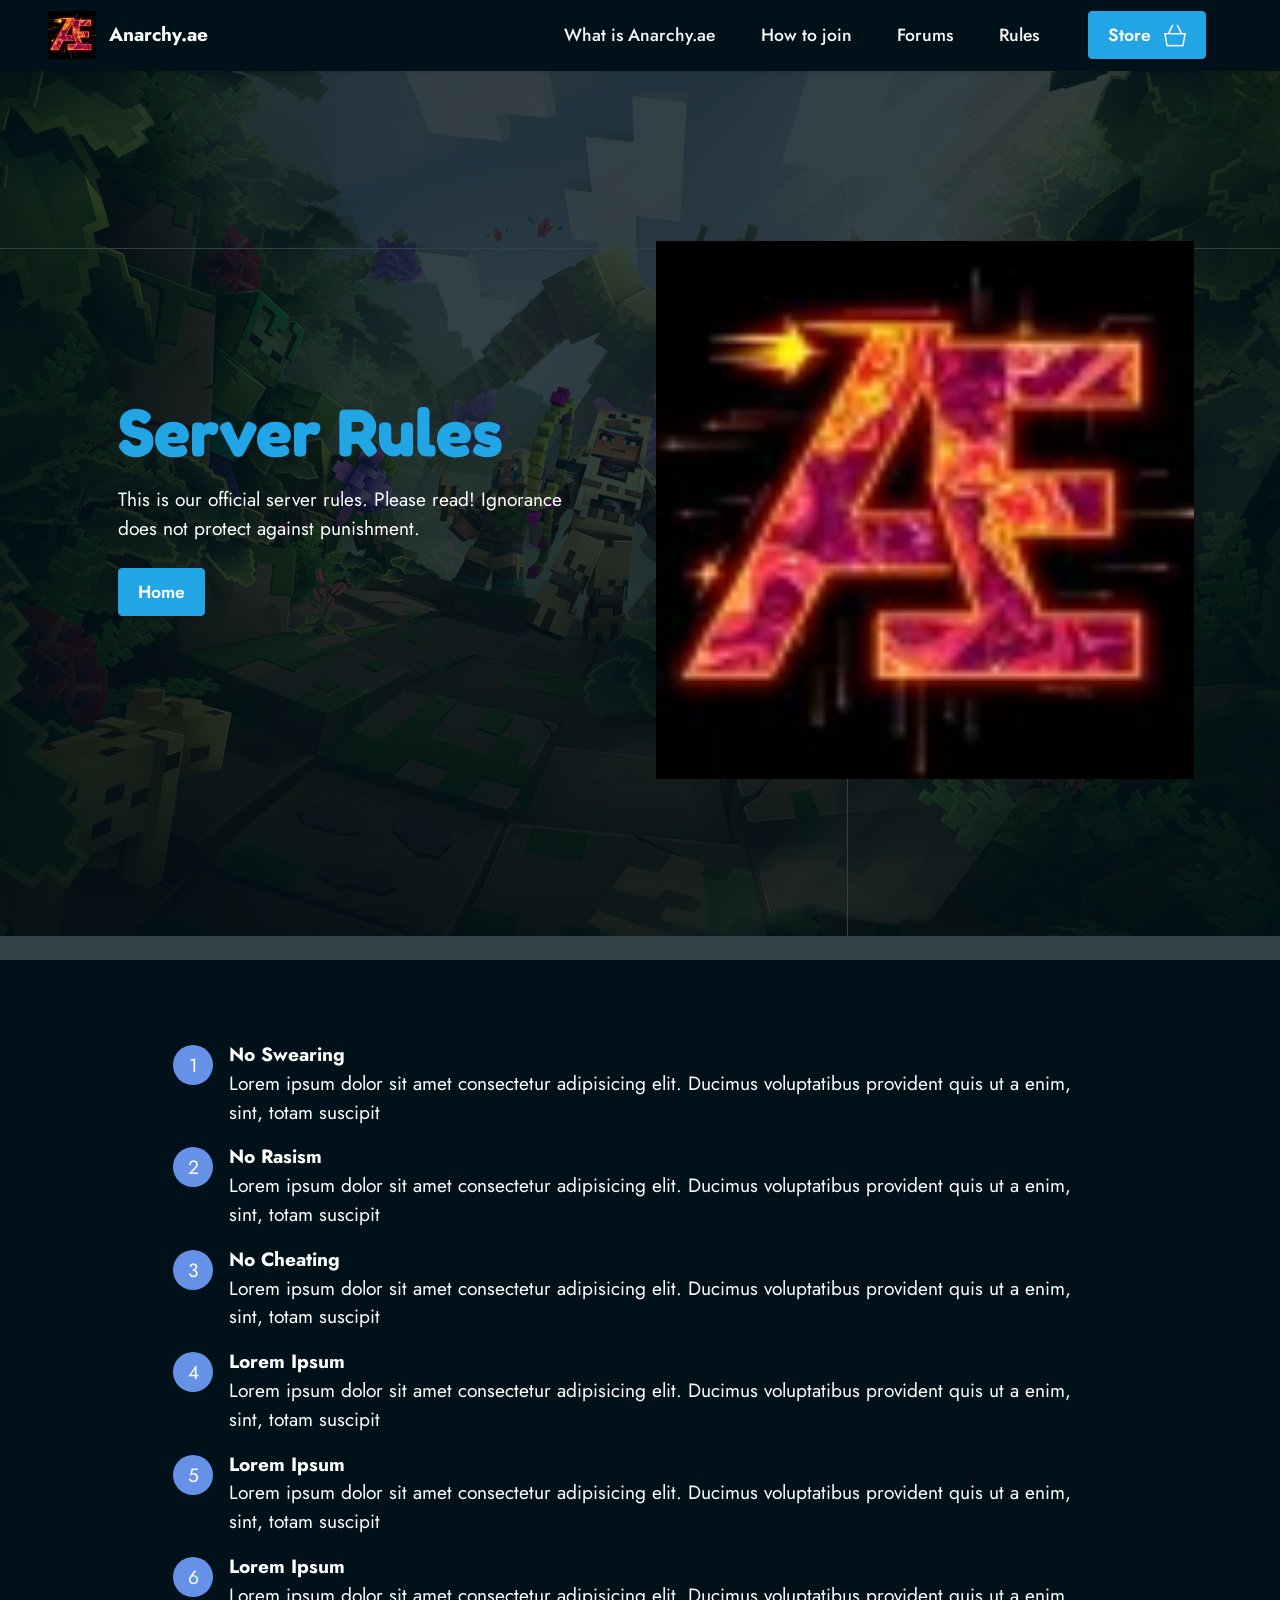
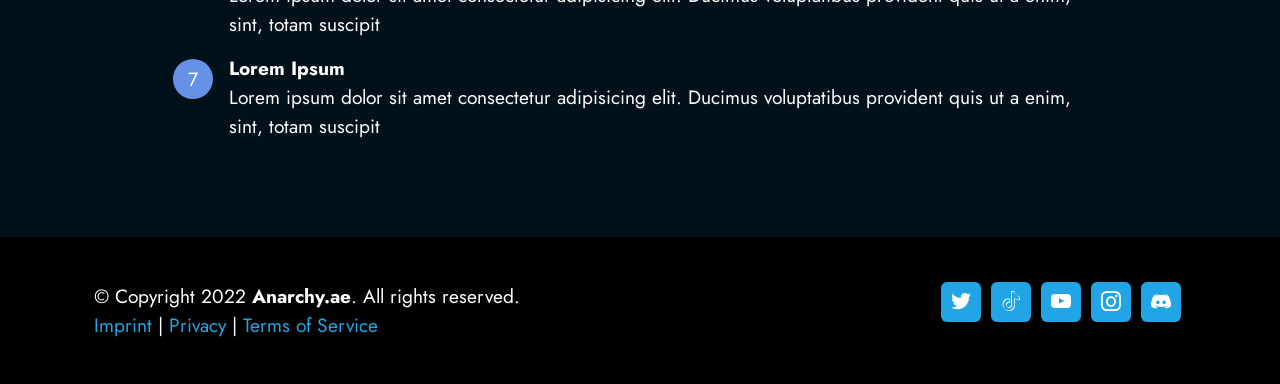
<file: rules.html>
<!DOCTYPE html>
<html  >
<head>
  
  <meta charset="UTF-8">
  <meta http-equiv="X-UA-Compatible" content="IE=edge">
  
  <meta name="twitter:card" content="summary_large_image"/>
  <meta name="twitter:image:src" content="">
  <meta property="og:image" content="">
  <meta name="twitter:title" content="Rules - Anarchy.ae">
  <meta name="viewport" content="width=device-width, initial-scale=1, minimum-scale=1">
  <link rel="shortcut icon" href="assets/images/512xnewhypixel.png" type="image/x-icon">
  <meta name="description" content="Official Minecraft server rules of Anarchy.ae">
  
  
  <title>Rules - Anarchy.ae</title>
  <link rel="stylesheet" href="assets/web/assets/mobirise-icons2/mobirise2.css">
  <link rel="stylesheet" href="assets/bootstrap/css/bootstrap.min.css">
  <link rel="stylesheet" href="assets/bootstrap/css/bootstrap-grid.min.css">
  <link rel="stylesheet" href="assets/bootstrap/css/bootstrap-reboot.min.css">
  <link rel="stylesheet" href="assets/parallax/jarallax.css">
  <link rel="stylesheet" href="assets/animatecss/animate.css">
  <link rel="stylesheet" href="assets/dropdown/css/style.css">
  <link rel="stylesheet" href="assets/socicon/css/styles.css">
  <link rel="stylesheet" href="assets/theme/css/style.css">
  <link rel="preload" href="https://fonts.googleapis.com/css?family=Fredoka+One:400&display=swap" as="style" onload="this.onload=null;this.rel='stylesheet'">
  <noscript><link rel="stylesheet" href="https://fonts.googleapis.com/css?family=Fredoka+One:400&display=swap"></noscript>
  <link rel="preload" href="https://fonts.googleapis.com/css?family=Jost:100,200,300,400,500,600,700,800,900,100i,200i,300i,400i,500i,600i,700i,800i,900i&display=swap" as="style" onload="this.onload=null;this.rel='stylesheet'">
  <noscript><link rel="stylesheet" href="https://fonts.googleapis.com/css?family=Jost:100,200,300,400,500,600,700,800,900,100i,200i,300i,400i,500i,600i,700i,800i,900i&display=swap"></noscript>
  <link rel="preload" as="style" href="assets/mobirise/css/mbr-additional.css"><link rel="stylesheet" href="assets/mobirise/css/mbr-additional.css" type="text/css">
  
  
  
  
</head>
<body>
  
  <section data-bs-version="5.1" class="menu menu2 cid-tkbL8n4vab" once="menu" id="menu2-16">
    
    <nav class="navbar navbar-dropdown navbar-fixed-top navbar-expand-lg">
        <div class="container-fluid">
            <div class="navbar-brand">
                <span class="navbar-logo">
                    <a href="#">
                        <img src="assets/images/512xnewhypixel.png" alt="" style="height: 3rem;">
                    </a>
                </span>
                <span class="navbar-caption-wrap"><a class="navbar-caption text-white display-7" href="#">Anarchy.ae</a></span>
            </div>
            <button class="navbar-toggler" type="button" data-toggle="collapse" data-bs-toggle="collapse" data-target="#navbarSupportedContent" data-bs-target="#navbarSupportedContent" aria-controls="navbarNavAltMarkup" aria-expanded="false" aria-label="Toggle navigation">
                <div class="hamburger">
                    <span></span>
                    <span></span>
                    <span></span>
                    <span></span>
                </div>
            </button>
            <div class="collapse navbar-collapse" id="navbarSupportedContent">
                <ul class="navbar-nav nav-dropdown" data-app-modern-menu="true"><li class="nav-item"><a class="nav-link link text-white text-primary display-4" href="index.html#features13-2">What is Anarchy.ae</a></li>
                    <li class="nav-item"><a class="nav-link link text-white text-primary display-4" href="index.html#features24-4">How to join</a></li><li class="nav-item"><a class="nav-link link text-white text-primary display-4" href="https://forum.anarchy.ae" target="_blank">Forums</a></li>
                    <li class="nav-item"><a class="nav-link link text-white text-primary display-4" href="rules.html">Rules</a>
                    </li></ul>
                
                <div class="navbar-buttons mbr-section-btn"><a class="btn btn-primary display-4" href="https://anarchy.ae" target="_blank"><span class="mobi-mbri mobi-mbri-shopping-basket mbr-iconfont mbr-iconfont-btn"></span>Store&nbsp;</a></div>
            </div>
        </div>
    </nav>
</section>

<section data-bs-version="5.1" class="header14 cid-tjqvOAjwRT mbr-fullscreen mbr-parallax-background" id="header14-t">

    

    
    <div class="mbr-overlay" style="opacity: 0.8; background-color: rgb(1, 17, 26);"></div>

    <div class="container">
        <div class="row justify-content-center align-items-center">
            <div class="col-12 col-md-6 image-wrapper">
                <img src="assets/images/512xnewhypixel.png" alt="">
            </div>
            <div class="col-12 col-md">
                <div class="text-wrapper">
                    <h1 class="mbr-section-title mbr-fonts-style mb-3 display-1"><strong>Server Rules</strong></h1>
                    <p class="mbr-text mbr-fonts-style display-7">
                        This is our official server rules. Please read! Ignorance does not protect against punishment. </p>
                    <div class="mbr-section-btn mt-3"><a class="btn btn-primary display-4" href="index.html">Home</a></div>
                </div>
            </div>
        </div>
    </div>
</section>

<section data-bs-version="5.1" class="content9 cid-tjqvKZs3mv" id="content9-s">
    

    <div class="container">
        <div class="row justify-content-center">
            <div class="counter-container col-md-12 col-lg-10">
                
                <div class="mbr-text mbr-fonts-style display-7">
                    <ol>
                        <li><strong>No Swearing<br></strong>Lorem ipsum dolor sit amet consectetur adipisicing elit. Ducimus voluptatibus provident quis ut a enim, sint, totam suscipit&nbsp;</li><li><span style="font-size: 1.2rem;"><strong>No Rasism</strong><br>Lorem ipsum dolor sit amet consectetur adipisicing elit. Ducimus voluptatibus provident quis ut a enim, sint, totam suscipit&nbsp;</span></li><li><strong>No Cheating</strong><br>Lorem ipsum dolor sit amet consectetur adipisicing elit. Ducimus voluptatibus provident quis ut a enim, sint, totam suscipit&nbsp;</li>
                        <li><strong>Lorem Ipsum</strong><br>Lorem ipsum dolor sit amet consectetur adipisicing elit. Ducimus voluptatibus provident quis ut a enim, sint, totam suscipit&nbsp;</li><li><strong>Lorem Ipsum<br></strong>Lorem ipsum dolor sit amet consectetur adipisicing elit. Ducimus voluptatibus provident quis ut a enim, sint, totam suscipit&nbsp;</li><li><strong>Lorem Ipsum<br></strong>Lorem ipsum dolor sit amet consectetur adipisicing elit. Ducimus voluptatibus provident quis ut a enim, sint, totam suscipit&nbsp;</li><li><strong>Lorem Ipsum<br></strong>Lorem ipsum dolor sit amet consectetur adipisicing elit. Ducimus voluptatibus provident quis ut a enim, sint, totam suscipit&nbsp;</li>
                    </ol>
                </div>
            </div>
        </div>
    </div>
</section>

<section data-bs-version="5.1" class="footer1 cid-tkbGMWG3Nn" once="footer" id="footer01-15">
    
    
    <div class="container">
        <div class="row justify-content-center">
            <div class="col-md-12 col-lg-6 my-auto px-4 align-left">
                <p class="mbr-text text-grey mb-0 mbr-fonts-style display-7">
                    © Copyright 2022 <strong>Anarchy.ae</strong>. All rights reserved.<br><a href="imprint.html" class="text-primary" target="_blank">Imprint </a>| <a href="privacy.html" class="text-primary" target="_blank">Privacy </a>| <a href="tos.html" class="text-primary" target="_blank">Terms of Service</a></p>
            </div>
            <div class="col-md-12 col-lg-6 px-4 align-right">
                <div class="social-list">
                    <div class="soc-item">
                        <a href="https://twitter.com" target="_blank">
                            <span class="mbr-iconfont mbr-iconfont-social socicon-twitter socicon"></span>
                        </a>
                    </div>
                    <div class="soc-item">
                        <a href="https://tiktok.com" target="_blank">
                            <span class="mbr-iconfont mbr-iconfont-social socicon-tiktok socicon"></span>
                        </a>
                    </div>
                    <div class="soc-item">
                        <a href="https://youtube.com" target="_blank">
                            <span class="mbr-iconfont mbr-iconfont-social socicon-youtube socicon"></span>
                        </a>
                    </div>
                    <div class="soc-item">
                        <a href="https://instagram.com" target="_blank">
                            <span class="mbr-iconfont mbr-iconfont-social socicon-instagram socicon"></span>
                        </a>
                    </div>
                    <div class="soc-item">
                        <a href="https://discord.gg/a9H8J6hpaQ" target="_blank">
                            <span class="mbr-iconfont mbr-iconfont-social socicon-discord socicon"></span>
                        </a>
                    </div>

                    

                    

                    
                </div>
            </div>
        </div>
    </div>
</section>


<script src="assets/bootstrap/js/bootstrap.bundle.min.js"></script>
  <script src="assets/parallax/jarallax.js"></script>
  <script src="assets/smoothscroll/smooth-scroll.js"></script>
  <script src="assets/ytplayer/index.js"></script>
  <script src="assets/dropdown/js/navbar-dropdown.js"></script>
  <script src="assets/theme/js/script.js"></script>
  
  
  
  <input name="animation" type="hidden">
  </body>
</html>
</file>
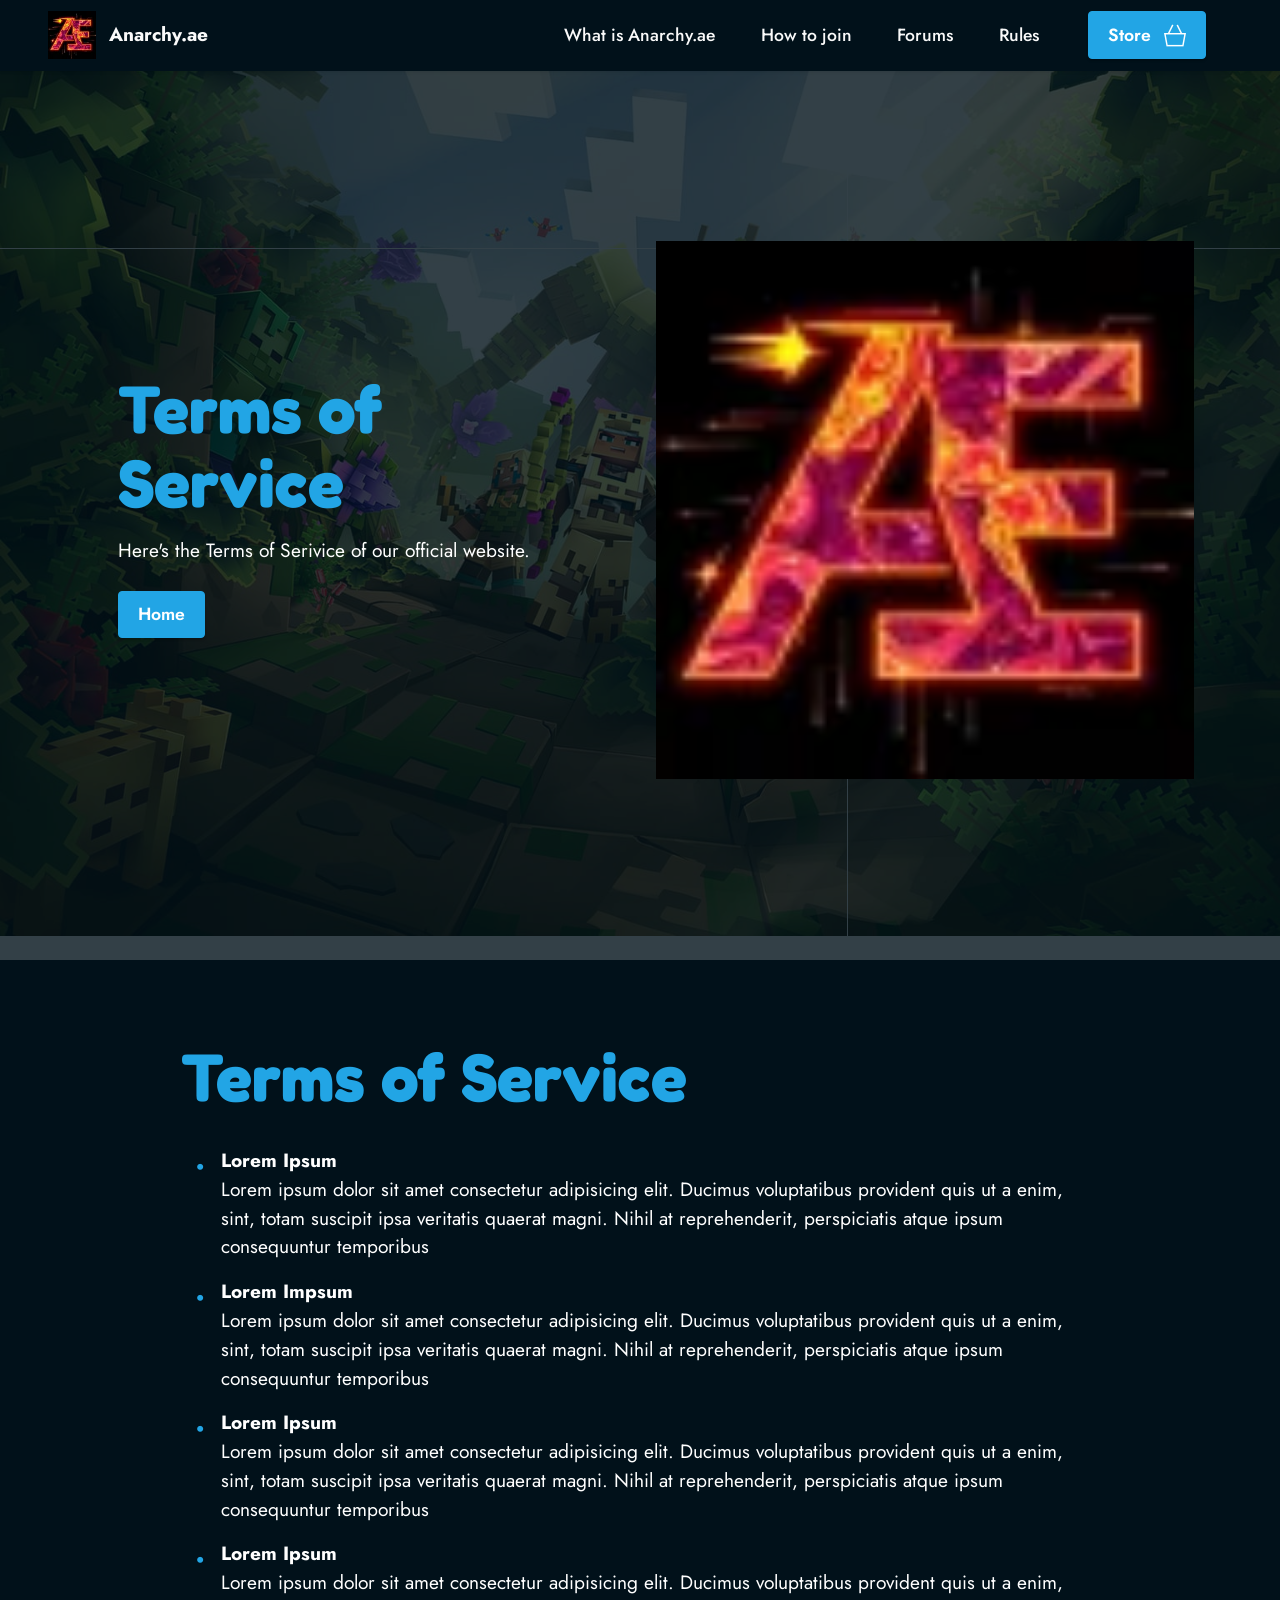
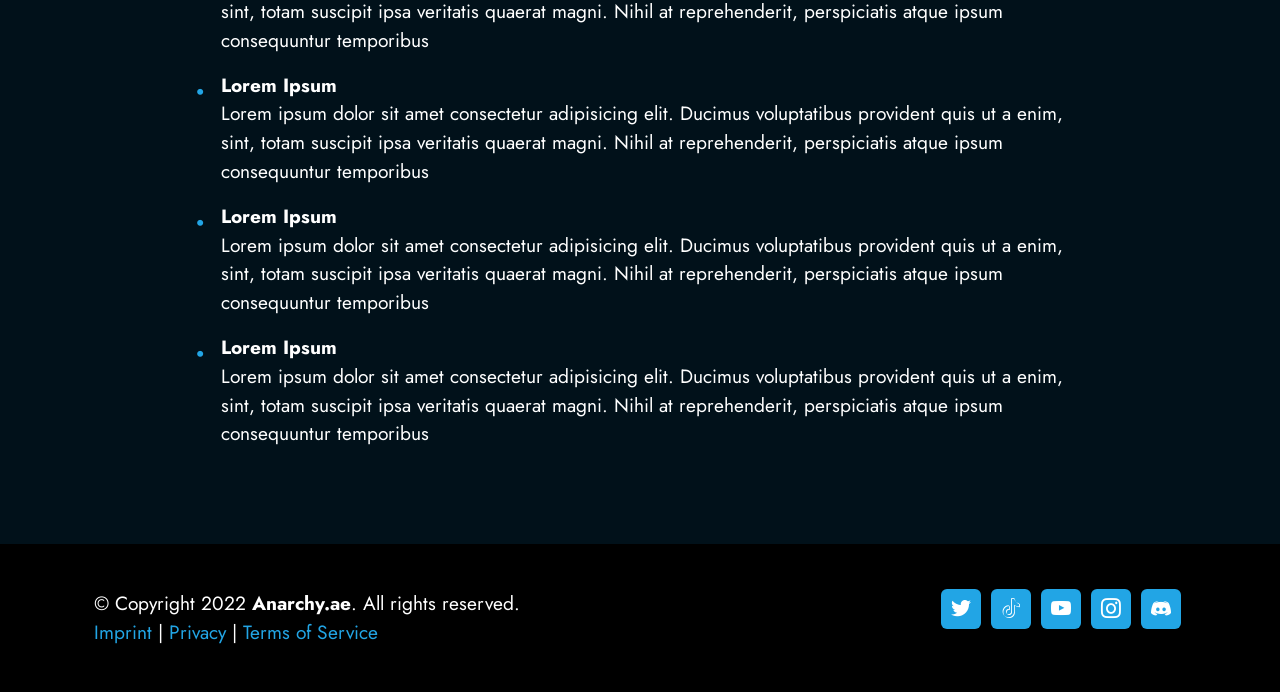
<file: tos.html>
<!DOCTYPE html>
<html  >
<head>
  
  <meta charset="UTF-8">
  <meta http-equiv="X-UA-Compatible" content="IE=edge">
  
  <meta name="twitter:card" content="summary_large_image"/>
  <meta name="twitter:image:src" content="">
  <meta property="og:image" content="">
  <meta name="twitter:title" content="Terms of Service - Anarchy.ae">
  <meta name="viewport" content="width=device-width, initial-scale=1, minimum-scale=1">
  <link rel="shortcut icon" href="assets/images/512xnewhypixel.png" type="image/x-icon">
  <meta name="description" content="This is the Terms of Service page of the Minecraft server Anarchy.ae">
  
  
  <title>Terms of Service - Anarchy.ae</title>
  <link rel="stylesheet" href="assets/web/assets/mobirise-icons2/mobirise2.css">
  <link rel="stylesheet" href="assets/bootstrap/css/bootstrap.min.css">
  <link rel="stylesheet" href="assets/bootstrap/css/bootstrap-grid.min.css">
  <link rel="stylesheet" href="assets/bootstrap/css/bootstrap-reboot.min.css">
  <link rel="stylesheet" href="assets/parallax/jarallax.css">
  <link rel="stylesheet" href="assets/animatecss/animate.css">
  <link rel="stylesheet" href="assets/dropdown/css/style.css">
  <link rel="stylesheet" href="assets/socicon/css/styles.css">
  <link rel="stylesheet" href="assets/theme/css/style.css">
  <link rel="preload" href="https://fonts.googleapis.com/css?family=Fredoka+One:400&display=swap" as="style" onload="this.onload=null;this.rel='stylesheet'">
  <noscript><link rel="stylesheet" href="https://fonts.googleapis.com/css?family=Fredoka+One:400&display=swap"></noscript>
  <link rel="preload" href="https://fonts.googleapis.com/css?family=Jost:100,200,300,400,500,600,700,800,900,100i,200i,300i,400i,500i,600i,700i,800i,900i&display=swap" as="style" onload="this.onload=null;this.rel='stylesheet'">
  <noscript><link rel="stylesheet" href="https://fonts.googleapis.com/css?family=Jost:100,200,300,400,500,600,700,800,900,100i,200i,300i,400i,500i,600i,700i,800i,900i&display=swap"></noscript>
  <link rel="preload" as="style" href="assets/mobirise/css/mbr-additional.css"><link rel="stylesheet" href="assets/mobirise/css/mbr-additional.css" type="text/css">
  
  
  
  
</head>
<body>
  
  <section data-bs-version="5.1" class="menu menu2 cid-tkbL8n4vab" once="menu" id="menu2-16">
    
    <nav class="navbar navbar-dropdown navbar-fixed-top navbar-expand-lg">
        <div class="container-fluid">
            <div class="navbar-brand">
                <span class="navbar-logo">
                    <a href="#">
                        <img src="assets/images/512xnewhypixel.png" alt="" style="height: 3rem;">
                    </a>
                </span>
                <span class="navbar-caption-wrap"><a class="navbar-caption text-white display-7" href="#">Anarchy.ae</a></span>
            </div>
            <button class="navbar-toggler" type="button" data-toggle="collapse" data-bs-toggle="collapse" data-target="#navbarSupportedContent" data-bs-target="#navbarSupportedContent" aria-controls="navbarNavAltMarkup" aria-expanded="false" aria-label="Toggle navigation">
                <div class="hamburger">
                    <span></span>
                    <span></span>
                    <span></span>
                    <span></span>
                </div>
            </button>
            <div class="collapse navbar-collapse" id="navbarSupportedContent">
                <ul class="navbar-nav nav-dropdown" data-app-modern-menu="true"><li class="nav-item"><a class="nav-link link text-white text-primary display-4" href="index.html#features13-2">What is Anarchy.ae</a></li>
                    <li class="nav-item"><a class="nav-link link text-white text-primary display-4" href="index.html#features24-4">How to join</a></li><li class="nav-item"><a class="nav-link link text-white text-primary display-4" href="https://forum.anarchy.ae" target="_blank">Forums</a></li>
                    <li class="nav-item"><a class="nav-link link text-white text-primary display-4" href="rules.html">Rules</a>
                    </li></ul>
                
                <div class="navbar-buttons mbr-section-btn"><a class="btn btn-primary display-4" href="https://anarchy.ae" target="_blank"><span class="mobi-mbri mobi-mbri-shopping-basket mbr-iconfont mbr-iconfont-btn"></span>Store&nbsp;</a></div>
            </div>
        </div>
    </nav>
</section>

<section data-bs-version="5.1" class="header14 cid-tjqsbNJ1Xp mbr-fullscreen mbr-parallax-background" id="header14-e">

    

    
    <div class="mbr-overlay" style="opacity: 0.8; background-color: rgb(1, 17, 26);"></div>

    <div class="container">
        <div class="row justify-content-center align-items-center">
            <div class="col-12 col-md-6 image-wrapper">
                <img src="assets/images/512xnewhypixel.png" alt="">
            </div>
            <div class="col-12 col-md">
                <div class="text-wrapper">
                    <h1 class="mbr-section-title mbr-fonts-style mb-3 display-1"><strong>Terms of Service</strong></h1>
                    <p class="mbr-text mbr-fonts-style display-7">
                        Here's the Terms of Serivice of our official website.</p>
                    <div class="mbr-section-btn mt-3"><a class="btn btn-primary display-4" href="index.html">Home</a></div>
                </div>
            </div>
        </div>
    </div>
</section>

<section data-bs-version="5.1" class="content14 cid-tjqtR7benC" id="content14-h">
    

    
    
    
    <div class="container">
        <div class="row justify-content-center">
            <div class="col-md-12 col-lg-10">
                    <h3 class="mbr-section-title mbr-fonts-style mb-4 display-1">
                        <strong>Terms of Service</strong></h3>
                <ul class="list mbr-fonts-style display-7">
                    <li><strong>Lorem Ipsum<br></strong>Lorem ipsum dolor sit amet consectetur adipisicing elit. Ducimus voluptatibus provident quis ut a enim, sint, totam suscipit ipsa veritatis quaerat magni. Nihil at reprehenderit, perspiciatis atque ipsum consequuntur temporibus</li><li><strong>Lorem Impsum<br></strong>Lorem ipsum dolor sit amet consectetur adipisicing elit. Ducimus voluptatibus provident quis ut a enim, sint, totam suscipit ipsa veritatis quaerat magni. Nihil at reprehenderit, perspiciatis atque ipsum consequuntur temporibus</li><li><span style="font-size: 1.2rem;"><strong>Lorem Ipsum<br></strong>Lorem ipsum dolor sit amet consectetur adipisicing elit. Ducimus voluptatibus provident quis ut a enim, sint, totam suscipit ipsa veritatis quaerat magni. Nihil at reprehenderit, perspiciatis atque ipsum consequuntur temporibus<br></span></li>
                    <li><strong>Lorem Ipsum<br></strong>Lorem ipsum dolor sit amet consectetur adipisicing elit. Ducimus voluptatibus provident quis ut a enim, sint, totam suscipit ipsa veritatis quaerat magni. Nihil at reprehenderit, perspiciatis atque ipsum consequuntur temporibus</li><li><strong>Lorem Ipsum<br></strong>Lorem ipsum dolor sit amet consectetur adipisicing elit. Ducimus voluptatibus provident quis ut a enim, sint, totam suscipit ipsa veritatis quaerat magni. Nihil at reprehenderit, perspiciatis atque ipsum consequuntur temporibus</li><li><strong>Lorem Ipsum<br></strong>Lorem ipsum dolor sit amet consectetur adipisicing elit. Ducimus voluptatibus provident quis ut a enim, sint, totam suscipit ipsa veritatis quaerat magni. Nihil at reprehenderit, perspiciatis atque ipsum consequuntur temporibus</li><li><strong>Lorem Ipsum<br></strong>Lorem ipsum dolor sit amet consectetur adipisicing elit. Ducimus voluptatibus provident quis ut a enim, sint, totam suscipit ipsa veritatis quaerat magni. Nihil at reprehenderit, perspiciatis atque ipsum consequuntur temporibus</li>
                </ul>
            </div>
        </div>
    </div>
</section>

<section data-bs-version="5.1" class="footer1 cid-tkbGMWG3Nn" once="footer" id="footer01-15">
    
    
    <div class="container">
        <div class="row justify-content-center">
            <div class="col-md-12 col-lg-6 my-auto px-4 align-left">
                <p class="mbr-text text-grey mb-0 mbr-fonts-style display-7">
                    © Copyright 2022 <strong>Anarchy.ae</strong>. All rights reserved.<br><a href="imprint.html" class="text-primary" target="_blank">Imprint </a>| <a href="privacy.html" class="text-primary" target="_blank">Privacy </a>| <a href="tos.html" class="text-primary" target="_blank">Terms of Service</a></p>
            </div>
            <div class="col-md-12 col-lg-6 px-4 align-right">
                <div class="social-list">
                    <div class="soc-item">
                        <a href="https://twitter.com" target="_blank">
                            <span class="mbr-iconfont mbr-iconfont-social socicon-twitter socicon"></span>
                        </a>
                    </div>
                    <div class="soc-item">
                        <a href="https://tiktok.com" target="_blank">
                            <span class="mbr-iconfont mbr-iconfont-social socicon-tiktok socicon"></span>
                        </a>
                    </div>
                    <div class="soc-item">
                        <a href="https://youtube.com" target="_blank">
                            <span class="mbr-iconfont mbr-iconfont-social socicon-youtube socicon"></span>
                        </a>
                    </div>
                    <div class="soc-item">
                        <a href="https://instagram.com" target="_blank">
                            <span class="mbr-iconfont mbr-iconfont-social socicon-instagram socicon"></span>
                        </a>
                    </div>
                    <div class="soc-item">
                        <a href="https://discord.gg/a9H8J6hpaQ" target="_blank">
                            <span class="mbr-iconfont mbr-iconfont-social socicon-discord socicon"></span>
                        </a>
                    </div>

                    

                    

                    
                </div>
            </div>
        </div>
    </div>
</section>


<script src="assets/bootstrap/js/bootstrap.bundle.min.js"></script>
  <script src="assets/parallax/jarallax.js"></script>
  <script src="assets/smoothscroll/smooth-scroll.js"></script>
  <script src="assets/ytplayer/index.js"></script>
  <script src="assets/dropdown/js/navbar-dropdown.js"></script>
  <script src="assets/theme/js/script.js"></script>
  
  
  
  <input name="animation" type="hidden">
  </body>
</html>
</file>
<file: assets/web/assets/mobirise-icons2/mobirise2.css>
@font-face {
  font-family: 'Moririse2';
  font-display: swap;
  src:  url('mobirise2.eot?f2bix4');
  src:  url('mobirise2.eot?f2bix4#iefix') format('embedded-opentype'),
    url('mobirise2.ttf?f2bix4') format('truetype'),
    url('mobirise2.woff?f2bix4') format('woff'),
    url('mobirise2.svg?f2bix4#mobirise2') format('svg');
  font-weight: normal;
  font-style: normal;
}

[class^="mobi-"], [class*=" mobi-"] {
  /* use !important to prevent issues with browser extensions that change fonts */
  font-family: 'Moririse2' !important;
  speak: none;
  font-style: normal;
  font-weight: normal;
  font-variant: normal;
  text-transform: none;
  line-height: 1;

  /* Better Font Rendering =========== */
  -webkit-font-smoothing: antialiased;
  -moz-osx-font-smoothing: grayscale;
}

.mobi-mbri-add-submenu:before {
  content: "\e900";
}
.mobi-mbri-alert:before {
  content: "\e901";
}
.mobi-mbri-align-center:before {
  content: "\e902";
}
.mobi-mbri-align-justify:before {
  content: "\e903";
}
.mobi-mbri-align-left:before {
  content: "\e904";
}
.mobi-mbri-align-right:before {
  content: "\e905";
}
.mobi-mbri-android:before {
  content: "\e906";
}
.mobi-mbri-apple:before {
  content: "\e907";
}
.mobi-mbri-arrow-down:before {
  content: "\e908";
}
.mobi-mbri-arrow-next:before {
  content: "\e909";
}
.mobi-mbri-arrow-prev:before {
  content: "\e90a";
}
.mobi-mbri-arrow-up:before {
  content: "\e90b";
}
.mobi-mbri-bold:before {
  content: "\e90c";
}
.mobi-mbri-bookmark:before {
  content: "\e90d";
}
.mobi-mbri-bootstrap:before {
  content: "\e90e";
}
.mobi-mbri-briefcase:before {
  content: "\e90f";
}
.mobi-mbri-browse:before {
  content: "\e910";
}
.mobi-mbri-bulleted-list:before {
  content: "\e911";
}
.mobi-mbri-calendar:before {
  content: "\e912";
}
.mobi-mbri-camera:before {
  content: "\e913";
}
.mobi-mbri-cart-add:before {
  content: "\e914";
}
.mobi-mbri-cart-full:before {
  content: "\e915";
}
.mobi-mbri-cash:before {
  content: "\e916";
}
.mobi-mbri-change-style:before {
  content: "\e917";
}
.mobi-mbri-chat:before {
  content: "\e918";
}
.mobi-mbri-clock:before {
  content: "\e919";
}
.mobi-mbri-close:before {
  content: "\e91a";
}
.mobi-mbri-cloud:before {
  content: "\e91b";
}
.mobi-mbri-code:before {
  content: "\e91c";
}
.mobi-mbri-contact-form:before {
  content: "\e91d";
}
.mobi-mbri-credit-card:before {
  content: "\e91e";
}
.mobi-mbri-cursor-click:before {
  content: "\e91f";
}
.mobi-mbri-cust-feedback:before {
  content: "\e920";
}
.mobi-mbri-database:before {
  content: "\e921";
}
.mobi-mbri-delivery:before {
  content: "\e922";
}
.mobi-mbri-desktop:before {
  content: "\e923";
}
.mobi-mbri-devices:before {
  content: "\e924";
}
.mobi-mbri-down:before {
  content: "\e925";
}
.mobi-mbri-download-2:before {
  content: "\e926";
}
.mobi-mbri-download:before {
  content: "\e927";
}
.mobi-mbri-drag-n-drop-2:before {
  content: "\e928";
}
.mobi-mbri-drag-n-drop:before {
  content: "\e929";
}
.mobi-mbri-edit-2:before {
  content: "\e92a";
}
.mobi-mbri-edit:before {
  content: "\e92b";
}
.mobi-mbri-error:before {
  content: "\e92c";
}
.mobi-mbri-extension:before {
  content: "\e92d";
}
.mobi-mbri-features:before {
  content: "\e92e";
}
.mobi-mbri-file:before {
  content: "\e92f";
}
.mobi-mbri-flag:before {
  content: "\e930";
}
.mobi-mbri-folder:before {
  content: "\e931";
}
.mobi-mbri-gift:before {
  content: "\e932";
}
.mobi-mbri-github:before {
  content: "\e933";
}
.mobi-mbri-globe-2:before {
  content: "\e934";
}
.mobi-mbri-globe:before {
  content: "\e935";
}
.mobi-mbri-growing-chart:before {
  content: "\e936";
}
.mobi-mbri-hearth:before {
  content: "\e937";
}
.mobi-mbri-help:before {
  content: "\e938";
}
.mobi-mbri-home:before {
  content: "\e939";
}
.mobi-mbri-hot-cup:before {
  content: "\e93a";
}
.mobi-mbri-idea:before {
  content: "\e93b";
}
.mobi-mbri-image-gallery:before {
  content: "\e93c";
}
.mobi-mbri-image-slider:before {
  content: "\e93d";
}
.mobi-mbri-info:before {
  content: "\e93e";
}
.mobi-mbri-italic:before {
  content: "\e93f";
}
.mobi-mbri-key:before {
  content: "\e940";
}
.mobi-mbri-laptop:before {
  content: "\e941";
}
.mobi-mbri-layers:before {
  content: "\e942";
}
.mobi-mbri-left-right:before {
  content: "\e943";
}
.mobi-mbri-left:before {
  content: "\e944";
}
.mobi-mbri-letter:before {
  content: "\e945";
}
.mobi-mbri-like:before {
  content: "\e946";
}
.mobi-mbri-link:before {
  content: "\e947";
}
.mobi-mbri-lock:before {
  content: "\e948";
}
.mobi-mbri-login:before {
  content: "\e949";
}
.mobi-mbri-logout:before {
  content: "\e94a";
}
.mobi-mbri-magic-stick:before {
  content: "\e94b";
}
.mobi-mbri-map-pin:before {
  content: "\e94c";
}
.mobi-mbri-menu:before {
  content: "\e94d";
}
.mobi-mbri-mobile-2:before {
  content: "\e94e";
}
.mobi-mbri-mobile-horizontal:before {
  content: "\e94f";
}
.mobi-mbri-mobile:before {
  content: "\e950";
}
.mobi-mbri-mobirise:before {
  content: "\e951";
}
.mobi-mbri-more-horizontal:before {
  content: "\e952";
}
.mobi-mbri-more-vertical:before {
  content: "\e953";
}
.mobi-mbri-music:before {
  content: "\e954";
}
.mobi-mbri-new-file:before {
  content: "\e955";
}
.mobi-mbri-numbered-list:before {
  content: "\e956";
}
.mobi-mbri-opened-folder:before {
  content: "\e957";
}
.mobi-mbri-pages:before {
  content: "\e958";
}
.mobi-mbri-paper-plane:before {
  content: "\e959";
}
.mobi-mbri-paperclip:before {
  content: "\e95a";
}
.mobi-mbri-phone:before {
  content: "\e95b";
}
.mobi-mbri-photo:before {
  content: "\e95c";
}
.mobi-mbri-photos:before {
  content: "\e95d";
}
.mobi-mbri-pin:before {
  content: "\e95e";
}
.mobi-mbri-play:before {
  content: "\e95f";
}
.mobi-mbri-plus:before {
  content: "\e960";
}
.mobi-mbri-preview:before {
  content: "\e961";
}
.mobi-mbri-print:before {
  content: "\e962";
}
.mobi-mbri-protect:before {
  content: "\e963";
}
.mobi-mbri-question:before {
  content: "\e964";
}
.mobi-mbri-quote-left:before {
  content: "\e965";
}
.mobi-mbri-quote-right:before {
  content: "\e966";
}
.mobi-mbri-redo:before {
  content: "\e967";
}
.mobi-mbri-refresh:before {
  content: "\e968";
}
.mobi-mbri-responsive-2:before {
  content: "\e969";
}
.mobi-mbri-responsive:before {
  content: "\e96a";
}
.mobi-mbri-right:before {
  content: "\e96b";
}
.mobi-mbri-rocket:before {
  content: "\e96c";
}
.mobi-mbri-sad-face:before {
  content: "\e96d";
}
.mobi-mbri-sale:before {
  content: "\e96e";
}
.mobi-mbri-save:before {
  content: "\e96f";
}
.mobi-mbri-search:before {
  content: "\e970";
}
.mobi-mbri-setting-2:before {
  content: "\e971";
}
.mobi-mbri-setting-3:before {
  content: "\e972";
}
.mobi-mbri-setting:before {
  content: "\e973";
}
.mobi-mbri-share:before {
  content: "\e974";
}
.mobi-mbri-shopping-bag:before {
  content: "\e975";
}
.mobi-mbri-shopping-basket:before {
  content: "\e976";
}
.mobi-mbri-shopping-cart:before {
  content: "\e977";
}
.mobi-mbri-sites:before {
  content: "\e978";
}
.mobi-mbri-smile-face:before {
  content: "\e979";
}
.mobi-mbri-speed:before {
  content: "\e97a";
}
.mobi-mbri-star:before {
  content: "\e97b";
}
.mobi-mbri-success:before {
  content: "\e97c";
}
.mobi-mbri-sun:before {
  content: "\e97d";
}
.mobi-mbri-sun2:before {
  content: "\e97e";
}
.mobi-mbri-tablet-vertical:before {
  content: "\e97f";
}
.mobi-mbri-tablet:before {
  content: "\e980";
}
.mobi-mbri-target:before {
  content: "\e981";
}
.mobi-mbri-timer:before {
  content: "\e982";
}
.mobi-mbri-to-ftp:before {
  content: "\e983";
}
.mobi-mbri-to-local-drive:before {
  content: "\e984";
}
.mobi-mbri-touch-swipe:before {
  content: "\e985";
}
.mobi-mbri-touch:before {
  content: "\e986";
}
.mobi-mbri-trash:before {
  content: "\e987";
}
.mobi-mbri-underline:before {
  content: "\e988";
}
.mobi-mbri-undo:before {
  content: "\e989";
}
.mobi-mbri-unlink:before {
  content: "\e98a";
}
.mobi-mbri-unlock:before {
  content: "\e98b";
}
.mobi-mbri-up-down:before {
  content: "\e98c";
}
.mobi-mbri-up:before {
  content: "\e98d";
}
.mobi-mbri-update:before {
  content: "\e98e";
}
.mobi-mbri-upload-2:before {
  content: "\e98f";
}
.mobi-mbri-upload:before {
  content: "\e990";
}
.mobi-mbri-user-2:before {
  content: "\e991";
}
.mobi-mbri-user:before {
  content: "\e992";
}
.mobi-mbri-users:before {
  content: "\e993";
}
.mobi-mbri-video-play:before {
  content: "\e994";
}
.mobi-mbri-video:before {
  content: "\e995";
}
.mobi-mbri-watch:before {
  content: "\e996";
}
.mobi-mbri-website-theme-2:before {
  content: "\e997";
}
.mobi-mbri-website-theme:before {
  content: "\e998";
}
.mobi-mbri-wifi:before {
  content: "\e999";
}
.mobi-mbri-windows:before {
  content: "\e99a";
}
.mobi-mbri-zoom-in:before {
  content: "\e99b";
}
.mobi-mbri-zoom-out:before {
  content: "\e99c";
}
</file>
<file: assets/web/assets/mobirise-icons/mobirise-icons.css>
@font-face {
  font-family: 'MobiriseIcons';
  src:  url('mobirise-icons.eot?spat4u');
  src:  url('mobirise-icons.eot?spat4u#iefix') format('embedded-opentype'),
    url('mobirise-icons.ttf?spat4u') format('truetype'),
    url('mobirise-icons.woff?spat4u') format('woff'),
    url('mobirise-icons.svg?spat4u#MobiriseIcons') format('svg');
  font-weight: normal;
  font-style: normal;
  font-display: swap;
}

[class^="mbri-"], [class*=" mbri-"] {
  /* use !important to prevent issues with browser extensions that change fonts */
  font-family: MobiriseIcons !important;
  speak: none;
  font-style: normal;
  font-weight: normal;
  font-variant: normal;
  text-transform: none;
  line-height: 1;

  /* Better Font Rendering =========== */
  -webkit-font-smoothing: antialiased;
  -moz-osx-font-smoothing: grayscale;
}

.mbri-add-submenu:before {
  content: "\e900";
}
.mbri-alert:before {
  content: "\e901";
}
.mbri-align-center:before {
  content: "\e902";
}
.mbri-align-justify:before {
  content: "\e903";
}
.mbri-align-left:before {
  content: "\e904";
}
.mbri-align-right:before {
  content: "\e905";
}
.mbri-android:before {
  content: "\e906";
}
.mbri-apple:before {
  content: "\e907";
}
.mbri-arrow-down:before {
  content: "\e908";
}
.mbri-arrow-next:before {
  content: "\e909";
}
.mbri-arrow-prev:before {
  content: "\e90a";
}
.mbri-arrow-up:before {
  content: "\e90b";
}
.mbri-bold:before {
  content: "\e90c";
}
.mbri-bookmark:before {
  content: "\e90d";
}
.mbri-bootstrap:before {
  content: "\e90e";
}
.mbri-briefcase:before {
  content: "\e90f";
}
.mbri-browse:before {
  content: "\e910";
}
.mbri-bulleted-list:before {
  content: "\e911";
}
.mbri-calendar:before {
  content: "\e912";
}
.mbri-camera:before {
  content: "\e913";
}
.mbri-cart-add:before {
  content: "\e914";
}
.mbri-cart-full:before {
  content: "\e915";
}
.mbri-cash:before {
  content: "\e916";
}
.mbri-change-style:before {
  content: "\e917";
}
.mbri-chat:before {
  content: "\e918";
}
.mbri-clock:before {
  content: "\e919";
}
.mbri-close:before {
  content: "\e91a";
}
.mbri-cloud:before {
  content: "\e91b";
}
.mbri-code:before {
  content: "\e91c";
}
.mbri-contact-form:before {
  content: "\e91d";
}
.mbri-credit-card:before {
  content: "\e91e";
}
.mbri-cursor-click:before {
  content: "\e91f";
}
.mbri-cust-feedback:before {
  content: "\e920";
}
.mbri-database:before {
  content: "\e921";
}
.mbri-delivery:before {
  content: "\e922";
}
.mbri-desktop:before {
  content: "\e923";
}
.mbri-devices:before {
  content: "\e924";
}
.mbri-down:before {
  content: "\e925";
}
.mbri-download:before {
  content: "\e989";
}
.mbri-drag-n-drop:before {
  content: "\e927";
}
.mbri-drag-n-drop2:before {
  content: "\e928";
}
.mbri-edit:before {
  content: "\e929";
}
.mbri-edit2:before {
  content: "\e92a";
}
.mbri-error:before {
  content: "\e92b";
}
.mbri-extension:before {
  content: "\e92c";
}
.mbri-features:before {
  content: "\e92d";
}
.mbri-file:before {
  content: "\e92e";
}
.mbri-flag:before {
  content: "\e92f";
}
.mbri-folder:before {
  content: "\e930";
}
.mbri-gift:before {
  content: "\e931";
}
.mbri-github:before {
  content: "\e932";
}
.mbri-globe:before {
  content: "\e933";
}
.mbri-globe-2:before {
  content: "\e934";
}
.mbri-growing-chart:before {
  content: "\e935";
}
.mbri-hearth:before {
  content: "\e936";
}
.mbri-help:before {
  content: "\e937";
}
.mbri-home:before {
  content: "\e938";
}
.mbri-hot-cup:before {
  content: "\e939";
}
.mbri-idea:before {
  content: "\e93a";
}
.mbri-image-gallery:before {
  content: "\e93b";
}
.mbri-image-slider:before {
  content: "\e93c";
}
.mbri-info:before {
  content: "\e93d";
}
.mbri-italic:before {
  content: "\e93e";
}
.mbri-key:before {
  content: "\e93f";
}
.mbri-laptop:before {
  content: "\e940";
}
.mbri-layers:before {
  content: "\e941";
}
.mbri-left-right:before {
  content: "\e942";
}
.mbri-left:before {
  content: "\e943";
}
.mbri-letter:before {
  content: "\e944";
}
.mbri-like:before {
  content: "\e945";
}
.mbri-link:before {
  content: "\e946";
}
.mbri-lock:before {
  content: "\e947";
}
.mbri-login:before {
  content: "\e948";
}
.mbri-logout:before {
  content: "\e949";
}
.mbri-magic-stick:before {
  content: "\e94a";
}
.mbri-map-pin:before {
  content: "\e94b";
}
.mbri-menu:before {
  content: "\e94c";
}
.mbri-mobile:before {
  content: "\e94d";
}
.mbri-mobile2:before {
  content: "\e94e";
}
.mbri-mobirise:before {
  content: "\e94f";
}
.mbri-more-horizontal:before {
  content: "\e950";
}
.mbri-more-vertical:before {
  content: "\e951";
}
.mbri-music:before {
  content: "\e952";
}
.mbri-new-file:before {
  content: "\e953";
}
.mbri-numbered-list:before {
  content: "\e954";
}
.mbri-opened-folder:before {
  content: "\e955";
}
.mbri-pages:before {
  content: "\e956";
}
.mbri-paper-plane:before {
  content: "\e957";
}
.mbri-paperclip:before {
  content: "\e958";
}
.mbri-photo:before {
  content: "\e959";
}
.mbri-photos:before {
  content: "\e95a";
}
.mbri-pin:before {
  content: "\e95b";
}
.mbri-play:before {
  content: "\e95c";
}
.mbri-plus:before {
  content: "\e95d";
}
.mbri-preview:before {
  content: "\e95e";
}
.mbri-print:before {
  content: "\e95f";
}
.mbri-protect:before {
  content: "\e960";
}
.mbri-question:before {
  content: "\e961";
}
.mbri-quote-left:before {
  content: "\e962";
}
.mbri-quote-right:before {
  content: "\e963";
}
.mbri-refresh:before {
  content: "\e964";
}
.mbri-responsive:before {
  content: "\e965";
}
.mbri-right:before {
  content: "\e966";
}
.mbri-rocket:before {
  content: "\e967";
}
.mbri-sad-face:before {
  content: "\e968";
}
.mbri-sale:before {
  content: "\e969";
}
.mbri-save:before {
  content: "\e96a";
}
.mbri-search:before {
  content: "\e96b";
}
.mbri-setting:before {
  content: "\e96c";
}
.mbri-setting2:before {
  content: "\e96d";
}
.mbri-setting3:before {
  content: "\e96e";
}
.mbri-share:before {
  content: "\e96f";
}
.mbri-shopping-bag:before {
  content: "\e970";
}
.mbri-shopping-basket:before {
  content: "\e971";
}
.mbri-shopping-cart:before {
  content: "\e972";
}
.mbri-sites:before {
  content: "\e973";
}
.mbri-smile-face:before {
  content: "\e974";
}
.mbri-speed:before {
  content: "\e975";
}
.mbri-star:before {
  content: "\e976";
}
.mbri-success:before {
  content: "\e977";
}
.mbri-sun:before {
  content: "\e978";
}
.mbri-sun2:before {
  content: "\e979";
}
.mbri-tablet:before {
  content: "\e97a";
}
.mbri-tablet-vertical:before {
  content: "\e97b";
}
.mbri-target:before {
  content: "\e97c";
}
.mbri-timer:before {
  content: "\e97d";
}
.mbri-to-ftp:before {
  content: "\e97e";
}
.mbri-to-local-drive:before {
  content: "\e97f";
}
.mbri-touch-swipe:before {
  content: "\e980";
}
.mbri-touch:before {
  content: "\e981";
}
.mbri-trash:before {
  content: "\e982";
}
.mbri-underline:before {
  content: "\e983";
}
.mbri-unlink:before {
  content: "\e984";
}
.mbri-unlock:before {
  content: "\e985";
}
.mbri-up-down:before {
  content: "\e986";
}
.mbri-up:before {
  content: "\e987";
}
.mbri-update:before {
  content: "\e988";
}
.mbri-upload:before {
 content: "\e926"; 
}
.mbri-user:before {
  content: "\e98a";
}
.mbri-user2:before {
  content: "\e98b";
}
.mbri-users:before {
  content: "\e98c";
}
.mbri-video:before {
  content: "\e98d";
}
.mbri-video-play:before {
  content: "\e98e";
}
.mbri-watch:before {
  content: "\e98f";
}
.mbri-website-theme:before {
  content: "\e990";
}
.mbri-wifi:before {
  content: "\e991";
}
.mbri-windows:before {
  content: "\e992";
}
.mbri-zoom-out:before {
  content: "\e993";
}
.mbri-redo:before {
  content: "\e994";
}
.mbri-undo:before {
  content: "\e995";
}
</file>
<file: assets/parallax/jarallax.css>
.jarallax {
    position: relative;
    z-index: 0;
}
.jarallax > .jarallax-img {
    position: absolute;
    object-fit: cover;
    /* support for plugin https://github.com/bfred-it/object-fit-images */
    font-family: 'object-fit: cover;';
    top: 0;
    left: 0;
    width: 100%;
    height: 100%;
    z-index: -1;
}
</file>
<file: assets/dropdown/css/style.css>
.navbar-dropdown {
  left: 0;
  padding: 0;
  position: absolute;
  right: 0;
  top: 0;
  transition: all 0.45s ease;
  z-index: 1030;
  background: #282828; }
  .navbar-dropdown .navbar-logo {
    margin-right: 0.8rem;
    transition: margin 0.3s ease-in-out;
    vertical-align: middle; }
    .navbar-dropdown .navbar-logo img {
      height: 3.125rem;
      transition: all 0.3s ease-in-out; }
    .navbar-dropdown .navbar-logo.mbr-iconfont {
      font-size: 3.125rem;
      line-height: 3.125rem; }
  .navbar-dropdown .navbar-caption {
    font-weight: 700;
    white-space: normal;
    vertical-align: -4px;
    line-height: 3.125rem !important; }
    .navbar-dropdown .navbar-caption, .navbar-dropdown .navbar-caption:hover {
      color: inherit;
      text-decoration: none; }
  .navbar-dropdown .mbr-iconfont + .navbar-caption {
    vertical-align: -1px; }
  .navbar-dropdown.navbar-fixed-top {
    position: fixed; }
  .navbar-dropdown .navbar-brand span {
    vertical-align: -4px; }
  .navbar-dropdown.bg-color.transparent {
    background: none; }
  .navbar-dropdown.navbar-short .navbar-brand {
    padding: 0.625rem 0; }
    .navbar-dropdown.navbar-short .navbar-brand span {
      vertical-align: -1px; }
  .navbar-dropdown.navbar-short .navbar-caption {
    line-height: 2.375rem !important;
    vertical-align: -2px; }
  .navbar-dropdown.navbar-short .navbar-logo {
    margin-right: 0.5rem; }
    .navbar-dropdown.navbar-short .navbar-logo img {
      height: 2.375rem; }
    .navbar-dropdown.navbar-short .navbar-logo.mbr-iconfont {
      font-size: 2.375rem;
      line-height: 2.375rem; }
  .navbar-dropdown.navbar-short .mbr-table-cell {
    height: 3.625rem; }
  .navbar-dropdown .navbar-close {
    left: 0.6875rem;
    position: fixed;
    top: 0.75rem;
    z-index: 1000; }
  .navbar-dropdown .hamburger-icon {
    content: "";
    display: inline-block;
    vertical-align: middle;
    width: 16px;
    -webkit-box-shadow: 0 -6px 0 1px #282828,0 0 0 1px #282828,0 6px 0 1px #282828;
    -moz-box-shadow: 0 -6px 0 1px #282828,0 0 0 1px #282828,0 6px 0 1px #282828;
    box-shadow: 0 -6px 0 1px #282828,0 0 0 1px #282828,0 6px 0 1px #282828; }

.dropdown-menu .dropdown-toggle[data-toggle="dropdown-submenu"]::after {
  border-bottom: 0.35em solid transparent;
  border-left: 0.35em solid;
  border-right: 0;
  border-top: 0.35em solid transparent;
  margin-left: 0.3rem; }

.dropdown-menu .dropdown-item:focus {
  outline: 0; }

.nav-dropdown {
  font-size: 0.75rem;
  font-weight: 500;
  height: auto !important; }
  .nav-dropdown .nav-btn {
    padding-left: 1rem; }
  .nav-dropdown .link {
    margin: .667em 1.667em;
    font-weight: 500;
    padding: 0;
    transition: color .2s ease-in-out; }
    .nav-dropdown .link.dropdown-toggle {
      margin-right: 2.583em; }
      .nav-dropdown .link.dropdown-toggle::after {
        margin-left: .25rem;
        border-top: 0.35em solid;
        border-right: 0.35em solid transparent;
        border-left: 0.35em solid transparent;
        border-bottom: 0; }
      .nav-dropdown .link.dropdown-toggle[aria-expanded="true"] {
        margin: 0;
        padding: 0.667em 3.263em  0.667em 1.667em; }
  .nav-dropdown .link::after,
  .nav-dropdown .dropdown-item::after {
    color: inherit; }
  .nav-dropdown .btn {
    font-size: 0.75rem;
    font-weight: 700;
    letter-spacing: 0;
    margin-bottom: 0;
    padding-left: 1.25rem;
    padding-right: 1.25rem; }
  .nav-dropdown .dropdown-menu {
    border-radius: 0;
    border: 0;
    left: 0;
    margin: 0;
    padding-bottom: 1.25rem;
    padding-top: 1.25rem;
    position: relative; }
  .nav-dropdown .dropdown-submenu {
    margin-left: 0.125rem;
    top: 0; }
  .nav-dropdown .dropdown-item {
    font-weight: 500;
    line-height: 2;
    padding: 0.3846em 4.615em 0.3846em 1.5385em;
    position: relative;
    transition: color .2s ease-in-out, background-color .2s ease-in-out; }
    .nav-dropdown .dropdown-item::after {
      margin-top: -0.3077em;
      position: absolute;
      right: 1.1538em;
      top: 50%; }
    .nav-dropdown .dropdown-item:focus, .nav-dropdown .dropdown-item:hover {
      background: none; }

@media (max-width: 767px) {
  .nav-dropdown.navbar-toggleable-sm {
    bottom: 0;
    display: none;
    left: 0;
    overflow-x: hidden;
    position: fixed;
    top: 0;
    transform: translateX(-100%);
    -ms-transform: translateX(-100%);
    -webkit-transform: translateX(-100%);
    width: 18.75rem;
    z-index: 999; } }
.nav-dropdown.navbar-toggleable-xl {
  bottom: 0;
  display: none;
  left: 0;
  overflow-x: hidden;
  position: fixed;
  top: 0;
  transform: translateX(-100%);
  -ms-transform: translateX(-100%);
  -webkit-transform: translateX(-100%);
  width: 18.75rem;
  z-index: 999; }

.nav-dropdown-sm {
  display: block !important;
  overflow-x: hidden;
  overflow: auto;
  padding-top: 3.875rem; }
  .nav-dropdown-sm::after {
    content: "";
    display: block;
    height: 3rem;
    width: 100%; }
  .nav-dropdown-sm.collapse.in ~ .navbar-close {
    display: block !important; }
  .nav-dropdown-sm.collapsing, .nav-dropdown-sm.collapse.in {
    transform: translateX(0);
    -ms-transform: translateX(0);
    -webkit-transform: translateX(0);
    transition: all 0.25s ease-out;
    -webkit-transition: all 0.25s ease-out;
    background: #282828; }
  .nav-dropdown-sm.collapsing[aria-expanded="false"] {
    transform: translateX(-100%);
    -ms-transform: translateX(-100%);
    -webkit-transform: translateX(-100%); }
  .nav-dropdown-sm .nav-item {
    display: block;
    margin-left: 0 !important;
    padding-left: 0; }
  .nav-dropdown-sm .link,
  .nav-dropdown-sm .dropdown-item {
    border-top: 1px dotted rgba(255, 255, 255, 0.1);
    font-size: 0.8125rem;
    line-height: 1.6;
    margin: 0 !important;
    padding: 0.875rem 2.4rem 0.875rem 1.5625rem !important;
    position: relative;
    white-space: normal; }
    .nav-dropdown-sm .link:focus, .nav-dropdown-sm .link:hover,
    .nav-dropdown-sm .dropdown-item:focus,
    .nav-dropdown-sm .dropdown-item:hover {
      background: rgba(0, 0, 0, 0.2) !important;
      color: #c0a375; }
  .nav-dropdown-sm .nav-btn {
    position: relative;
    padding: 1.5625rem 1.5625rem 0 1.5625rem; }
    .nav-dropdown-sm .nav-btn::before {
      border-top: 1px dotted rgba(255, 255, 255, 0.1);
      content: "";
      left: 0;
      position: absolute;
      top: 0;
      width: 100%; }
    .nav-dropdown-sm .nav-btn + .nav-btn {
      padding-top: 0.625rem; }
      .nav-dropdown-sm .nav-btn + .nav-btn::before {
        display: none; }
  .nav-dropdown-sm .btn {
    padding: 0.625rem 0; }
  .nav-dropdown-sm .dropdown-toggle[data-toggle="dropdown-submenu"]::after {
    margin-left: .25rem;
    border-top: 0.35em solid;
    border-right: 0.35em solid transparent;
    border-left: 0.35em solid transparent;
    border-bottom: 0; }
  .nav-dropdown-sm .dropdown-toggle[data-toggle="dropdown-submenu"][aria-expanded="true"]::after {
    border-top: 0;
    border-right: 0.35em solid transparent;
    border-left: 0.35em solid transparent;
    border-bottom: 0.35em solid; }
  .nav-dropdown-sm .dropdown-menu {
    margin: 0;
    padding: 0;
    position: relative;
    top: 0;
    left: 0;
    width: 100%;
    border: 0;
    float: none;
    border-radius: 0;
    background: none; }
  .nav-dropdown-sm .dropdown-submenu {
    left: 100%;
    margin-left: 0.125rem;
    margin-top: -1.25rem;
    top: 0; }

.navbar-toggleable-sm .nav-dropdown .dropdown-menu {
  position: absolute; }

.navbar-toggleable-sm .nav-dropdown .dropdown-submenu {
  left: 100%;
  margin-left: 0.125rem;
  margin-top: -1.25rem;
  top: 0; }

.navbar-toggleable-sm.opened .nav-dropdown .dropdown-menu {
  position: relative; }

.navbar-toggleable-sm.opened .nav-dropdown .dropdown-submenu {
  left: 0;
  margin-left: 00rem;
  margin-top: 0rem;
  top: 0; }

.is-builder .nav-dropdown.collapsing {
  transition: none !important; }
</file>
<file: assets/socicon/css/styles.css>
@charset "UTF-8";

@font-face {
  font-family: 'Socicon';
  src:  url('../fonts/socicon.eot');
  src:  url('../fonts/socicon.eot?#iefix') format('embedded-opentype'),
    url('../fonts/socicon.woff2') format('woff2'),
    url('../fonts/socicon.ttf') format('truetype'),
    url('../fonts/socicon.woff') format('woff'),
    url('../fonts/socicon.svg#socicon') format('svg');
  font-weight: normal;
  font-style: normal;
  font-display: swap;
}

[data-icon]:before {
  font-family: "socicon" !important;
  content: attr(data-icon);
  font-style: normal !important;
  font-weight: normal !important;
  font-variant: normal !important;
  text-transform: none !important;
  speak: none;
  line-height: 1;
  -webkit-font-smoothing: antialiased;
  -moz-osx-font-smoothing: grayscale;
}

[class^="socicon-"], [class*=" socicon-"] {
  /* use !important to prevent issues with browser extensions that change fonts */
  font-family: 'Socicon' !important;
  speak: none;
  font-style: normal;
  font-weight: normal;
  font-variant: normal;
  text-transform: none;
  line-height: 1;

  /* Better Font Rendering =========== */
  -webkit-font-smoothing: antialiased;
  -moz-osx-font-smoothing: grayscale;
}

.socicon-eitaa:before {
  content: "\e97c";
}
.socicon-soroush:before {
  content: "\e97d";
}
.socicon-bale:before {
  content: "\e97e";
}
.socicon-zazzle:before {
  content: "\e97b";
}
.socicon-society6:before {
  content: "\e97a";
}
.socicon-redbubble:before {
  content: "\e979";
}
.socicon-avvo:before {
  content: "\e978";
}
.socicon-stitcher:before {
  content: "\e977";
}
.socicon-googlehangouts:before {
  content: "\e974";
}
.socicon-dlive:before {
  content: "\e975";
}
.socicon-vsco:before {
  content: "\e976";
}
.socicon-flipboard:before {
  content: "\e973";
}
.socicon-ubuntu:before {
  content: "\e958";
}
.socicon-artstation:before {
  content: "\e959";
}
.socicon-invision:before {
  content: "\e95a";
}
.socicon-torial:before {
  content: "\e95b";
}
.socicon-collectorz:before {
  content: "\e95c";
}
.socicon-seenthis:before {
  content: "\e95d";
}
.socicon-googleplaymusic:before {
  content: "\e95e";
}
.socicon-debian:before {
  content: "\e95f";
}
.socicon-filmfreeway:before {
  content: "\e960";
}
.socicon-gnome:before {
  content: "\e961";
}
.socicon-itchio:before {
  content: "\e962";
}
.socicon-jamendo:before {
  content: "\e963";
}
.socicon-mix:before {
  content: "\e964";
}
.socicon-sharepoint:before {
  content: "\e965";
}
.socicon-tinder:before {
  content: "\e966";
}
.socicon-windguru:before {
  content: "\e967";
}
.socicon-cdbaby:before {
  content: "\e968";
}
.socicon-elementaryos:before {
  content: "\e969";
}
.socicon-stage32:before {
  content: "\e96a";
}
.socicon-tiktok:before {
  content: "\e96b";
}
.socicon-gitter:before {
  content: "\e96c";
}
.socicon-letterboxd:before {
  content: "\e96d";
}
.socicon-threema:before {
  content: "\e96e";
}
.socicon-splice:before {
  content: "\e96f";
}
.socicon-metapop:before {
  content: "\e970";
}
.socicon-naver:before {
  content: "\e971";
}
.socicon-remote:before {
  content: "\e972";
}
.socicon-internet:before {
  content: "\e957";
}
.socicon-moddb:before {
  content: "\e94b";
}
.socicon-indiedb:before {
  content: "\e94c";
}
.socicon-traxsource:before {
  content: "\e94d";
}
.socicon-gamefor:before {
  content: "\e94e";
}
.socicon-pixiv:before {
  content: "\e94f";
}
.socicon-myanimelist:before {
  content: "\e950";
}
.socicon-blackberry:before {
  content: "\e951";
}
.socicon-wickr:before {
  content: "\e952";
}
.socicon-spip:before {
  content: "\e953";
}
.socicon-napster:before {
  content: "\e954";
}
.socicon-beatport:before {
  content: "\e955";
}
.socicon-hackerone:before {
  content: "\e956";
}
.socicon-hackernews:before {
  content: "\e946";
}
.socicon-smashwords:before {
  content: "\e947";
}
.socicon-kobo:before {
  content: "\e948";
}
.socicon-bookbub:before {
  content: "\e949";
}
.socicon-mailru:before {
  content: "\e94a";
}
.socicon-gitlab:before {
  content: "\e945";
}
.socicon-instructables:before {
  content: "\e944";
}
.socicon-portfolio:before {
  content: "\e943";
}
.socicon-codered:before {
  content: "\e940";
}
.socicon-origin:before {
  content: "\e941";
}
.socicon-nextdoor:before {
  content: "\e942";
}
.socicon-udemy:before {
  content: "\e93f";
}
.socicon-livemaster:before {
  content: "\e93e";
}
.socicon-crunchbase:before {
  content: "\e93b";
}
.socicon-homefy:before {
  content: "\e93c";
}
.socicon-calendly:before {
  content: "\e93d";
}
.socicon-realtor:before {
  content: "\e90f";
}
.socicon-tidal:before {
  content: "\e910";
}
.socicon-qobuz:before {
  content: "\e911";
}
.socicon-natgeo:before {
  content: "\e912";
}
.socicon-mastodon:before {
  content: "\e913";
}
.socicon-unsplash:before {
  content: "\e914";
}
.socicon-homeadvisor:before {
  content: "\e915";
}
.socicon-angieslist:before {
  content: "\e916";
}
.socicon-codepen:before {
  content: "\e917";
}
.socicon-slack:before {
  content: "\e918";
}
.socicon-openaigym:before {
  content: "\e919";
}
.socicon-logmein:before {
  content: "\e91a";
}
.socicon-fiverr:before {
  content: "\e91b";
}
.socicon-gotomeeting:before {
  content: "\e91c";
}
.socicon-aliexpress:before {
  content: "\e91d";
}
.socicon-guru:before {
  content: "\e91e";
}
.socicon-appstore:before {
  content: "\e91f";
}
.socicon-homes:before {
  content: "\e920";
}
.socicon-zoom:before {
  content: "\e921";
}
.socicon-alibaba:before {
  content: "\e922";
}
.socicon-craigslist:before {
  content: "\e923";
}
.socicon-wix:before {
  content: "\e924";
}
.socicon-redfin:before {
  content: "\e925";
}
.socicon-googlecalendar:before {
  content: "\e926";
}
.socicon-shopify:before {
  content: "\e927";
}
.socicon-freelancer:before {
  content: "\e928";
}
.socicon-seedrs:before {
  content: "\e929";
}
.socicon-bing:before {
  content: "\e92a";
}
.socicon-doodle:before {
  content: "\e92b";
}
.socicon-bonanza:before {
  content: "\e92c";
}
.socicon-squarespace:before {
  content: "\e92d";
}
.socicon-toptal:before {
  content: "\e92e";
}
.socicon-gust:before {
  content: "\e92f";
}
.socicon-ask:before {
  content: "\e930";
}
.socicon-trulia:before {
  content: "\e931";
}
.socicon-loomly:before {
  content: "\e932";
}
.socicon-ghost:before {
  content: "\e933";
}
.socicon-upwork:before {
  content: "\e934";
}
.socicon-fundable:before {
  content: "\e935";
}
.socicon-booking:before {
  content: "\e936";
}
.socicon-googlemaps:before {
  content: "\e937";
}
.socicon-zillow:before {
  content: "\e938";
}
.socicon-niconico:before {
  content: "\e939";
}
.socicon-toneden:before {
  content: "\e93a";
}
.socicon-augment:before {
  content: "\e908";
}
.socicon-bitbucket:before {
  content: "\e909";
}
.socicon-fyuse:before {
  content: "\e90a";
}
.socicon-yt-gaming:before {
  content: "\e90b";
}
.socicon-sketchfab:before {
  content: "\e90c";
}
.socicon-mobcrush:before {
  content: "\e90d";
}
.socicon-microsoft:before {
  content: "\e90e";
}
.socicon-pandora:before {
  content: "\e907";
}
.socicon-messenger:before {
  content: "\e906";
}
.socicon-gamewisp:before {
  content: "\e905";
}
.socicon-bloglovin:before {
  content: "\e904";
}
.socicon-tunein:before {
  content: "\e903";
}
.socicon-gamejolt:before {
  content: "\e901";
}
.socicon-trello:before {
  content: "\e902";
}
.socicon-spreadshirt:before {
  content: "\e900";
}
.socicon-500px:before {
  content: "\e000";
}
.socicon-8tracks:before {
  content: "\e001";
}
.socicon-airbnb:before {
  content: "\e002";
}
.socicon-alliance:before {
  content: "\e003";
}
.socicon-amazon:before {
  content: "\e004";
}
.socicon-amplement:before {
  content: "\e005";
}
.socicon-android:before {
  content: "\e006";
}
.socicon-angellist:before {
  content: "\e007";
}
.socicon-apple:before {
  content: "\e008";
}
.socicon-appnet:before {
  content: "\e009";
}
.socicon-baidu:before {
  content: "\e00a";
}
.socicon-bandcamp:before {
  content: "\e00b";
}
.socicon-battlenet:before {
  content: "\e00c";
}
.socicon-mixer:before {
  content: "\e00d";
}
.socicon-bebee:before {
  content: "\e00e";
}
.socicon-bebo:before {
  content: "\e00f";
}
.socicon-behance:before {
  content: "\e010";
}
.socicon-blizzard:before {
  content: "\e011";
}
.socicon-blogger:before {
  content: "\e012";
}
.socicon-buffer:before {
  content: "\e013";
}
.socicon-chrome:before {
  content: "\e014";
}
.socicon-coderwall:before {
  content: "\e015";
}
.socicon-curse:before {
  content: "\e016";
}
.socicon-dailymotion:before {
  content: "\e017";
}
.socicon-deezer:before {
  content: "\e018";
}
.socicon-delicious:before {
  content: "\e019";
}
.socicon-deviantart:before {
  content: "\e01a";
}
.socicon-diablo:before {
  content: "\e01b";
}
.socicon-digg:before {
  content: "\e01c";
}
.socicon-discord:before {
  content: "\e01d";
}
.socicon-disqus:before {
  content: "\e01e";
}
.socicon-douban:before {
  content: "\e01f";
}
.socicon-draugiem:before {
  content: "\e020";
}
.socicon-dribbble:before {
  content: "\e021";
}
.socicon-drupal:before {
  content: "\e022";
}
.socicon-ebay:before {
  content: "\e023";
}
.socicon-ello:before {
  content: "\e024";
}
.socicon-endomodo:before {
  content: "\e025";
}
.socicon-envato:before {
  content: "\e026";
}
.socicon-etsy:before {
  content: "\e027";
}
.socicon-facebook:before {
  content: "\e028";
}
.socicon-feedburner:before {
  content: "\e029";
}
.socicon-filmweb:before {
  content: "\e02a";
}
.socicon-firefox:before {
  content: "\e02b";
}
.socicon-flattr:before {
  content: "\e02c";
}
.socicon-flickr:before {
  content: "\e02d";
}
.socicon-formulr:before {
  content: "\e02e";
}
.socicon-forrst:before {
  content: "\e02f";
}
.socicon-foursquare:before {
  content: "\e030";
}
.socicon-friendfeed:before {
  content: "\e031";
}
.socicon-github:before {
  content: "\e032";
}
.socicon-goodreads:before {
  content: "\e033";
}
.socicon-google:before {
  content: "\e034";
}
.socicon-googlescholar:before {
  content: "\e035";
}
.socicon-googlegroups:before {
  content: "\e036";
}
.socicon-googlephotos:before {
  content: "\e037";
}
.socicon-googleplus:before {
  content: "\e038";
}
.socicon-grooveshark:before {
  content: "\e039";
}
.socicon-hackerrank:before {
  content: "\e03a";
}
.socicon-hearthstone:before {
  content: "\e03b";
}
.socicon-hellocoton:before {
  content: "\e03c";
}
.socicon-heroes:before {
  content: "\e03d";
}
.socicon-smashcast:before {
  content: "\e03e";
}
.socicon-horde:before {
  content: "\e03f";
}
.socicon-houzz:before {
  content: "\e040";
}
.socicon-icq:before {
  content: "\e041";
}
.socicon-identica:before {
  content: "\e042";
}
.socicon-imdb:before {
  content: "\e043";
}
.socicon-instagram:before {
  content: "\e044";
}
.socicon-issuu:before {
  content: "\e045";
}
.socicon-istock:before {
  content: "\e046";
}
.socicon-itunes:before {
  content: "\e047";
}
.socicon-keybase:before {
  content: "\e048";
}
.socicon-lanyrd:before {
  content: "\e049";
}
.socicon-lastfm:before {
  content: "\e04a";
}
.socicon-line:before {
  content: "\e04b";
}
.socicon-linkedin:before {
  content: "\e04c";
}
.socicon-livejournal:before {
  content: "\e04d";
}
.socicon-lyft:before {
  content: "\e04e";
}
.socicon-macos:before {
  content: "\e04f";
}
.socicon-mail:before {
  content: "\e050";
}
.socicon-medium:before {
  content: "\e051";
}
.socicon-meetup:before {
  content: "\e052";
}
.socicon-mixcloud:before {
  content: "\e053";
}
.socicon-modelmayhem:before {
  content: "\e054";
}
.socicon-mumble:before {
  content: "\e055";
}
.socicon-myspace:before {
  content: "\e056";
}
.socicon-newsvine:before {
  content: "\e057";
}
.socicon-nintendo:before {
  content: "\e058";
}
.socicon-npm:before {
  content: "\e059";
}
.socicon-odnoklassniki:before {
  content: "\e05a";
}
.socicon-openid:before {
  content: "\e05b";
}
.socicon-opera:before {
  content: "\e05c";
}
.socicon-outlook:before {
  content: "\e05d";
}
.socicon-overwatch:before {
  content: "\e05e";
}
.socicon-patreon:before {
  content: "\e05f";
}
.socicon-paypal:before {
  content: "\e060";
}
.socicon-periscope:before {
  content: "\e061";
}
.socicon-persona:before {
  content: "\e062";
}
.socicon-pinterest:before {
  content: "\e063";
}
.socicon-play:before {
  content: "\e064";
}
.socicon-player:before {
  content: "\e065";
}
.socicon-playstation:before {
  content: "\e066";
}
.socicon-pocket:before {
  content: "\e067";
}
.socicon-qq:before {
  content: "\e068";
}
.socicon-quora:before {
  content: "\e069";
}
.socicon-raidcall:before {
  content: "\e06a";
}
.socicon-ravelry:before {
  content: "\e06b";
}
.socicon-reddit:before {
  content: "\e06c";
}
.socicon-renren:before {
  content: "\e06d";
}
.socicon-researchgate:before {
  content: "\e06e";
}
.socicon-residentadvisor:before {
  content: "\e06f";
}
.socicon-reverbnation:before {
  content: "\e070";
}
.socicon-rss:before {
  content: "\e071";
}
.socicon-sharethis:before {
  content: "\e072";
}
.socicon-skype:before {
  content: "\e073";
}
.socicon-slideshare:before {
  content: "\e074";
}
.socicon-smugmug:before {
  content: "\e075";
}
.socicon-snapchat:before {
  content: "\e076";
}
.socicon-songkick:before {
  content: "\e077";
}
.socicon-soundcloud:before {
  content: "\e078";
}
.socicon-spotify:before {
  content: "\e079";
}
.socicon-stackexchange:before {
  content: "\e07a";
}
.socicon-stackoverflow:before {
  content: "\e07b";
}
.socicon-starcraft:before {
  content: "\e07c";
}
.socicon-stayfriends:before {
  content: "\e07d";
}
.socicon-steam:before {
  content: "\e07e";
}
.socicon-storehouse:before {
  content: "\e07f";
}
.socicon-strava:before {
  content: "\e080";
}
.socicon-streamjar:before {
  content: "\e081";
}
.socicon-stumbleupon:before {
  content: "\e082";
}
.socicon-swarm:before {
  content: "\e083";
}
.socicon-teamspeak:before {
  content: "\e084";
}
.socicon-teamviewer:before {
  content: "\e085";
}
.socicon-technorati:before {
  content: "\e086";
}
.socicon-telegram:before {
  content: "\e087";
}
.socicon-tripadvisor:before {
  content: "\e088";
}
.socicon-tripit:before {
  content: "\e089";
}
.socicon-triplej:before {
  content: "\e08a";
}
.socicon-tumblr:before {
  content: "\e08b";
}
.socicon-twitch:before {
  content: "\e08c";
}
.socicon-twitter:before {
  content: "\e08d";
}
.socicon-uber:before {
  content: "\e08e";
}
.socicon-ventrilo:before {
  content: "\e08f";
}
.socicon-viadeo:before {
  content: "\e090";
}
.socicon-viber:before {
  content: "\e091";
}
.socicon-viewbug:before {
  content: "\e092";
}
.socicon-vimeo:before {
  content: "\e093";
}
.socicon-vine:before {
  content: "\e094";
}
.socicon-vkontakte:before {
  content: "\e095";
}
.socicon-warcraft:before {
  content: "\e096";
}
.socicon-wechat:before {
  content: "\e097";
}
.socicon-weibo:before {
  content: "\e098";
}
.socicon-whatsapp:before {
  content: "\e099";
}
.socicon-wikipedia:before {
  content: "\e09a";
}
.socicon-windows:before {
  content: "\e09b";
}
.socicon-wordpress:before {
  content: "\e09c";
}
.socicon-wykop:before {
  content: "\e09d";
}
.socicon-xbox:before {
  content: "\e09e";
}
.socicon-xing:before {
  content: "\e09f";
}
.socicon-yahoo:before {
  content: "\e0a0";
}
.socicon-yammer:before {
  content: "\e0a1";
}
.socicon-yandex:before {
  content: "\e0a2";
}
.socicon-yelp:before {
  content: "\e0a3";
}
.socicon-younow:before {
  content: "\e0a4";
}
.socicon-youtube:before {
  content: "\e0a5";
}
.socicon-zapier:before {
  content: "\e0a6";
}
.socicon-zerply:before {
  content: "\e0a7";
}
.socicon-zomato:before {
  content: "\e0a8";
}
.socicon-zynga:before {
  content: "\e0a9";
}
</file>
<file: assets/theme/css/style.css>
@charset "UTF-8";
section {
  background-color: #ffffff;
}

body {
  font-style: normal;
  line-height: 1.5;
  font-weight: 400;
  color: #232323;
  position: relative;
}

button {
  background-color: transparent;
  border-color: transparent;
}

section,
.container,
.container-fluid {
  position: relative;
  word-wrap: break-word;
}

a.mbr-iconfont:hover {
  text-decoration: none;
}

.article .lead p,
.article .lead ul,
.article .lead ol,
.article .lead pre,
.article .lead blockquote {
  margin-bottom: 0;
}

a {
  font-style: normal;
  font-weight: 400;
  cursor: pointer;
}
a, a:hover {
  text-decoration: none;
}

.mbr-section-title {
  font-style: normal;
  line-height: 1.3;
}

.mbr-section-subtitle {
  line-height: 1.3;
}

.mbr-text {
  font-style: normal;
  line-height: 1.7;
}

h1,
h2,
h3,
h4,
h5,
h6,
.display-1,
.display-2,
.display-4,
.display-5,
.display-7,
span,
p,
a {
  line-height: 1;
  word-break: break-word;
  word-wrap: break-word;
  font-weight: 400;
}

b,
strong {
  font-weight: bold;
}

input:-webkit-autofill, input:-webkit-autofill:hover, input:-webkit-autofill:focus, input:-webkit-autofill:active {
  transition-delay: 9999s;
  -webkit-transition-property: background-color, color;
  transition-property: background-color, color;
}

textarea[type=hidden] {
  display: none;
}

section {
  background-position: 50% 50%;
  background-repeat: no-repeat;
  background-size: cover;
}
section .mbr-background-video,
section .mbr-background-video-preview {
  position: absolute;
  bottom: 0;
  left: 0;
  right: 0;
  top: 0;
}

.hidden {
  visibility: hidden;
}

.mbr-z-index20 {
  z-index: 20;
}

/*! Base colors */
.mbr-white {
  color: #ffffff;
}

.mbr-black {
  color: #111111;
}

.mbr-bg-white {
  background-color: #ffffff;
}

.mbr-bg-black {
  background-color: #000000;
}

/*! Text-aligns */
.align-left {
  text-align: left;
}

.align-center {
  text-align: center;
}

.align-right {
  text-align: right;
}

/*! Font-weight  */
.mbr-light {
  font-weight: 300;
}

.mbr-regular {
  font-weight: 400;
}

.mbr-semibold {
  font-weight: 500;
}

.mbr-bold {
  font-weight: 700;
}

/*! Media  */
.media-content {
  flex-basis: 100%;
}

.media-container-row {
  display: flex;
  flex-direction: row;
  flex-wrap: wrap;
  justify-content: center;
  align-content: center;
  align-items: start;
}
.media-container-row .media-size-item {
  width: 400px;
}

.media-container-column {
  display: flex;
  flex-direction: column;
  flex-wrap: wrap;
  justify-content: center;
  align-content: center;
  align-items: stretch;
}
.media-container-column > * {
  width: 100%;
}

@media (min-width: 992px) {
  .media-container-row {
    flex-wrap: nowrap;
  }
}
figure {
  margin-bottom: 0;
  overflow: hidden;
}

figure[mbr-media-size] {
  transition: width 0.1s;
}

img,
iframe {
  display: block;
  width: 100%;
}

.card {
  background-color: transparent;
  border: none;
}

.card-box {
  width: 100%;
}

.card-img {
  text-align: center;
  flex-shrink: 0;
  -webkit-flex-shrink: 0;
}

.media {
  max-width: 100%;
  margin: 0 auto;
}

.mbr-figure {
  align-self: center;
}

.media-container > div {
  max-width: 100%;
}

.mbr-figure img,
.card-img img {
  width: 100%;
}

@media (max-width: 991px) {
  .media-size-item {
    width: auto !important;
  }

  .media {
    width: auto;
  }

  .mbr-figure {
    width: 100% !important;
  }
}
/*! Buttons */
.mbr-section-btn {
  margin-left: -0.6rem;
  margin-right: -0.6rem;
  font-size: 0;
}

.btn {
  font-weight: 600;
  border-width: 1px;
  font-style: normal;
  margin: 0.6rem 0.6rem;
  white-space: normal;
  transition: all 0.2s ease-in-out;
  display: inline-flex;
  align-items: center;
  justify-content: center;
  word-break: break-word;
}

.btn-sm {
  font-weight: 600;
  letter-spacing: 0px;
  transition: all 0.3s ease-in-out;
}

.btn-md {
  font-weight: 600;
  letter-spacing: 0px;
  transition: all 0.3s ease-in-out;
}

.btn-lg {
  font-weight: 600;
  letter-spacing: 0px;
  transition: all 0.3s ease-in-out;
}

.btn-form {
  margin: 0;
}
.btn-form:hover {
  cursor: pointer;
}

nav .mbr-section-btn {
  margin-left: 0rem;
  margin-right: 0rem;
}

/*! Btn icon margin */
.btn .mbr-iconfont,
.btn.btn-sm .mbr-iconfont {
  order: 1;
  cursor: pointer;
  margin-left: 0.5rem;
  vertical-align: sub;
}

.btn.btn-md .mbr-iconfont,
.btn.btn-md .mbr-iconfont {
  margin-left: 0.8rem;
}

.mbr-regular {
  font-weight: 400;
}

.mbr-semibold {
  font-weight: 500;
}

.mbr-bold {
  font-weight: 700;
}

[type=submit] {
  -webkit-appearance: none;
}

/*! Full-screen */
.mbr-fullscreen .mbr-overlay {
  min-height: 100vh;
}

.mbr-fullscreen {
  display: flex;
  display: -moz-flex;
  display: -ms-flex;
  display: -o-flex;
  align-items: center;
  min-height: 100vh;
  padding-top: 3rem;
  padding-bottom: 3rem;
}

/*! Map */
.map {
  height: 25rem;
  position: relative;
}
.map iframe {
  width: 100%;
  height: 100%;
}

/*! Scroll to top arrow */
.mbr-arrow-up {
  bottom: 25px;
  right: 90px;
  position: fixed;
  text-align: right;
  z-index: 5000;
  color: #ffffff;
  font-size: 22px;
}

.mbr-arrow-up a {
  background: rgba(0, 0, 0, 0.2);
  border-radius: 50%;
  color: #fff;
  display: inline-block;
  height: 60px;
  width: 60px;
  border: 2px solid #fff;
  outline-style: none !important;
  position: relative;
  text-decoration: none;
  transition: all 0.3s ease-in-out;
  cursor: pointer;
  text-align: center;
}
.mbr-arrow-up a:hover {
  background-color: rgba(0, 0, 0, 0.4);
}
.mbr-arrow-up a i {
  line-height: 60px;
}

.mbr-arrow-up-icon {
  display: block;
  color: #fff;
}

.mbr-arrow-up-icon::before {
  content: "›";
  display: inline-block;
  font-family: serif;
  font-size: 22px;
  line-height: 1;
  font-style: normal;
  position: relative;
  top: 6px;
  left: -4px;
  transform: rotate(-90deg);
}

/*! Arrow Down */
.mbr-arrow {
  position: absolute;
  bottom: 45px;
  left: 50%;
  width: 60px;
  height: 60px;
  cursor: pointer;
  background-color: rgba(80, 80, 80, 0.5);
  border-radius: 50%;
  transform: translateX(-50%);
}
@media (max-width: 767px) {
  .mbr-arrow {
    display: none;
  }
}
.mbr-arrow > a {
  display: inline-block;
  text-decoration: none;
  outline-style: none;
  -webkit-animation: arrowdown 1.7s ease-in-out infinite;
          animation: arrowdown 1.7s ease-in-out infinite;
  color: #ffffff;
}
.mbr-arrow > a > i {
  position: absolute;
  top: -2px;
  left: 15px;
  font-size: 2rem;
}

#scrollToTop a i::before {
  content: "";
  position: absolute;
  display: block;
  border-bottom: 2.5px solid #fff;
  border-left: 2.5px solid #fff;
  width: 27.8%;
  height: 27.8%;
  left: 50%;
  top: 51%;
  transform: translateY(-30%) translateX(-50%) rotate(135deg);
}

@keyframes arrowdown {
  0% {
    transform: translateY(0px);
  }
  50% {
    transform: translateY(-5px);
  }
  100% {
    transform: translateY(0px);
  }
}
@-webkit-keyframes arrowdown {
  0% {
    transform: translateY(0px);
  }
  50% {
    transform: translateY(-5px);
  }
  100% {
    transform: translateY(0px);
  }
}
@media (max-width: 500px) {
  .mbr-arrow-up {
    left: 0;
    right: 0;
    text-align: center;
  }
}
/*Gradients animation*/
@keyframes gradient-animation {
  from {
    background-position: 0% 100%;
    -webkit-animation-timing-function: ease-in-out;
            animation-timing-function: ease-in-out;
  }
  to {
    background-position: 100% 0%;
    -webkit-animation-timing-function: ease-in-out;
            animation-timing-function: ease-in-out;
  }
}
@-webkit-keyframes gradient-animation {
  from {
    background-position: 0% 100%;
    -webkit-animation-timing-function: ease-in-out;
            animation-timing-function: ease-in-out;
  }
  to {
    background-position: 100% 0%;
    -webkit-animation-timing-function: ease-in-out;
            animation-timing-function: ease-in-out;
  }
}
.bg-gradient {
  background-size: 200% 200%;
  animation: gradient-animation 5s infinite alternate;
  -webkit-animation: gradient-animation 5s infinite alternate;
}

.menu .navbar-brand {
  display: -webkit-flex;
}
.menu .navbar-brand span {
  display: flex;
  display: -webkit-flex;
}
.menu .navbar-brand .navbar-caption-wrap {
  display: -webkit-flex;
}
.menu .navbar-brand .navbar-logo img {
  display: -webkit-flex;
  width: auto;
}
@media (min-width: 768px) and (max-width: 991px) {
  .menu .navbar-toggleable-sm .navbar-nav {
    display: -ms-flexbox;
  }
}
@media (max-width: 991px) {
  .menu .navbar-collapse {
    max-height: 93.5vh;
  }
  .menu .navbar-collapse.show {
    overflow: auto;
  }
}
@media (min-width: 992px) {
  .menu .navbar-nav.nav-dropdown {
    display: -webkit-flex;
  }
  .menu .navbar-toggleable-sm .navbar-collapse {
    display: -webkit-flex !important;
  }
  .menu .collapsed .navbar-collapse {
    max-height: 93.5vh;
  }
  .menu .collapsed .navbar-collapse.show {
    overflow: auto;
  }
}
@media (max-width: 767px) {
  .menu .navbar-collapse {
    max-height: 80vh;
  }
}

.nav-link .mbr-iconfont {
  margin-right: 0.5rem;
}

.navbar {
  display: -webkit-flex;
  -webkit-flex-wrap: wrap;
  -webkit-align-items: center;
  -webkit-justify-content: space-between;
}

.navbar-collapse {
  -webkit-flex-basis: 100%;
  -webkit-flex-grow: 1;
  -webkit-align-items: center;
}

.nav-dropdown .link {
  padding: 0.667em 1.667em !important;
  margin: 0 !important;
}

.nav {
  display: -webkit-flex;
  -webkit-flex-wrap: wrap;
}

.row {
  display: -webkit-flex;
  -webkit-flex-wrap: wrap;
}

.justify-content-center {
  -webkit-justify-content: center;
}

.form-inline {
  display: -webkit-flex;
}

.card-wrapper {
  -webkit-flex: 1;
}

.carousel-control {
  z-index: 10;
  display: -webkit-flex;
}

.carousel-controls {
  display: -webkit-flex;
}

.media {
  display: -webkit-flex;
}

.form-group:focus {
  outline: none;
}

.jq-selectbox__select {
  padding: 7px 0;
  position: relative;
}

.jq-selectbox__dropdown {
  overflow: hidden;
  border-radius: 10px;
  position: absolute;
  top: 100%;
  left: 0 !important;
  width: 100% !important;
}

.jq-selectbox__trigger-arrow {
  right: 0;
  transform: translateY(-50%);
}

.jq-selectbox li {
  padding: 1.07em 0.5em;
}

input[type=range] {
  padding-left: 0 !important;
  padding-right: 0 !important;
}

.modal-dialog,
.modal-content {
  height: 100%;
}

.modal-dialog .carousel-inner {
  height: calc(100vh - 1.75rem);
}
@media (max-width: 575px) {
  .modal-dialog .carousel-inner {
    height: calc(100vh - 1rem);
  }
}

.carousel-item {
  text-align: center;
}

.carousel-item img {
  margin: auto;
}

.navbar-toggler {
  align-self: flex-start;
  padding: 0.25rem 0.75rem;
  font-size: 1.25rem;
  line-height: 1;
  background: transparent;
  border: 1px solid transparent;
  border-radius: 0.25rem;
}

.navbar-toggler:focus,
.navbar-toggler:hover {
  text-decoration: none;
  box-shadow: none;
}

.navbar-toggler-icon {
  display: inline-block;
  width: 1.5em;
  height: 1.5em;
  vertical-align: middle;
  content: "";
  background: no-repeat center center;
  background-size: 100% 100%;
}

.navbar-toggler-left {
  position: absolute;
  left: 1rem;
}

.navbar-toggler-right {
  position: absolute;
  right: 1rem;
}

.card-img {
  width: auto;
}

.menu .navbar.collapsed:not(.beta-menu) {
  flex-direction: column;
}

.carousel-item.active,
.carousel-item-next,
.carousel-item-prev {
  display: flex;
}

.note-air-layout .dropup .dropdown-menu,
.note-air-layout .navbar-fixed-bottom .dropdown .dropdown-menu {
  bottom: initial !important;
}

html,
body {
  height: auto;
  min-height: 100vh;
}

.dropup .dropdown-toggle::after {
  display: none;
}

.form-asterisk {
  font-family: initial;
  position: absolute;
  top: -2px;
  font-weight: normal;
}

.form-control-label {
  position: relative;
  cursor: pointer;
  margin-bottom: 0.357em;
  padding: 0;
}

.alert {
  color: #ffffff;
  border-radius: 0;
  border: 0;
  font-size: 1.1rem;
  line-height: 1.5;
  margin-bottom: 1.875rem;
  padding: 1.25rem;
  position: relative;
  text-align: center;
}
.alert.alert-form::after {
  background-color: inherit;
  bottom: -7px;
  content: "";
  display: block;
  height: 14px;
  left: 50%;
  margin-left: -7px;
  position: absolute;
  transform: rotate(45deg);
  width: 14px;
}

.form-control {
  background-color: #ffffff;
  background-clip: border-box;
  color: #232323;
  line-height: 1rem !important;
  height: auto;
  padding: 0.6rem 1.2rem;
  transition: border-color 0.25s ease 0s;
  border: 1px solid transparent !important;
  border-radius: 4px;
  box-shadow: rgba(0, 0, 0, 0.07) 0px 1px 1px 0px, rgba(0, 0, 0, 0.07) 0px 1px 3px 0px, rgba(0, 0, 0, 0.03) 0px 0px 0px 1px;
}
.form-active .form-control:invalid {
  border-color: red;
}

form .row {
  margin-left: -0.6rem;
  margin-right: -0.6rem;
}
form .row [class*=col] {
  padding-left: 0.6rem;
  padding-right: 0.6rem;
}

form .mbr-section-btn {
  margin: 0;
  padding-left: 0.6rem;
  padding-right: 0.6rem;
}

form .btn {
  display: flex;
  padding: 0.6rem 1.2rem;
  margin: 0;
}

form .form-check-input {
  margin-top: 0.5;
}

textarea.form-control {
  line-height: 1.5rem !important;
}

.form-group {
  margin-bottom: 1.2rem;
}

.form-control,
form .btn {
  min-height: 48px;
}

.gdpr-block label span.textGDPR input[name=gdpr] {
  top: 7px;
}

.form-control:focus {
  box-shadow: none;
}

:focus {
  outline: none;
}

.mbr-overlay {
  background-color: #000;
  bottom: 0;
  left: 0;
  opacity: 0.5;
  position: absolute;
  right: 0;
  top: 0;
  z-index: 0;
  pointer-events: none;
}

blockquote {
  font-style: italic;
  padding: 3rem;
  font-size: 1.09rem;
  position: relative;
  border-left: 3px solid;
}

ul,
ol,
pre,
blockquote {
  margin-bottom: 2.3125rem;
}

.mt-4 {
  margin-top: 2rem !important;
}

.mb-4 {
  margin-bottom: 2rem !important;
}

@media (min-width: 992px) {
  .container {
    padding-left: 16px;
    padding-right: 16px;
  }

  .row {
    margin-left: -16px;
    margin-right: -16px;
  }
  .row > [class*=col] {
    padding-left: 16px;
    padding-right: 16px;
  }
}
@media (min-width: 768px) {
  .container-fluid {
    padding-left: 32px;
    padding-right: 32px;
  }
}
@media (min-width: 768px) and (max-width: 991px) {
  .mbr-container {
    padding-left: 32px;
    padding-right: 32px;
  }
}
@media (max-width: 767px) {
  .mbr-container {
    padding-left: 16px;
    padding-right: 16px;
  }
}
.card-wrapper,
.item-wrapper {
  overflow: hidden;
}

.app-video-wrapper > img {
  opacity: 1;
}

.item {
  position: relative;
}

.dropdown-menu .dropdown-menu {
  left: 100%;
}

.dropdown-item + .dropdown-menu {
  display: none;
}

.dropdown-item:hover + .dropdown-menu,
.dropdown-menu:hover {
  display: block;
}

@media (min-aspect-ratio: 16/9) {
  .mbr-video-foreground {
    height: 300% !important;
    top: -100% !important;
  }
}
@media (max-aspect-ratio: 16/9) {
  .mbr-video-foreground {
    width: 300% !important;
    left: -100% !important;
  }
}
</file>
<file: assets/mobirise/css/mbr-additional.css>
body {
  font-family: Jost;
}
.display-1 {
  font-family: 'Fredoka One', display;
  font-size: 4.2rem;
  line-height: 1.1;
}
.display-1 > .mbr-iconfont {
  font-size: 5.25rem;
}
.display-2 {
  font-family: 'Jost', sans-serif;
  font-size: 3rem;
  line-height: 1.1;
}
.display-2 > .mbr-iconfont {
  font-size: 3.75rem;
}
.display-4 {
  font-family: 'Jost', sans-serif;
  font-size: 1.1rem;
  line-height: 1.5;
}
.display-4 > .mbr-iconfont {
  font-size: 1.375rem;
}
.display-5 {
  font-family: 'Jost', sans-serif;
  font-size: 2rem;
  line-height: 1.5;
}
.display-5 > .mbr-iconfont {
  font-size: 2.5rem;
}
.display-7 {
  font-family: 'Jost', sans-serif;
  font-size: 1.2rem;
  line-height: 1.5;
}
.display-7 > .mbr-iconfont {
  font-size: 1.5rem;
}
/* ---- Fluid typography for mobile devices ---- */
/* 1.4 - font scale ratio ( bootstrap == 1.42857 ) */
/* 100vw - current viewport width */
/* (48 - 20)  48 == 48rem == 768px, 20 == 20rem == 320px(minimal supported viewport) */
/* 0.65 - min scale variable, may vary */
@media (max-width: 992px) {
  .display-1 {
    font-size: 3.36rem;
  }
}
@media (max-width: 768px) {
  .display-1 {
    font-size: 2.94rem;
    font-size: calc( 2.12rem + (4.2 - 2.12) * ((100vw - 20rem) / (48 - 20)));
    line-height: calc( 1.1 * (2.12rem + (4.2 - 2.12) * ((100vw - 20rem) / (48 - 20))));
  }
  .display-2 {
    font-size: 2.4rem;
    font-size: calc( 1.7rem + (3 - 1.7) * ((100vw - 20rem) / (48 - 20)));
    line-height: calc( 1.3 * (1.7rem + (3 - 1.7) * ((100vw - 20rem) / (48 - 20))));
  }
  .display-4 {
    font-size: 0.88rem;
    font-size: calc( 1.0350000000000001rem + (1.1 - 1.0350000000000001) * ((100vw - 20rem) / (48 - 20)));
    line-height: calc( 1.4 * (1.0350000000000001rem + (1.1 - 1.0350000000000001) * ((100vw - 20rem) / (48 - 20))));
  }
  .display-5 {
    font-size: 1.6rem;
    font-size: calc( 1.35rem + (2 - 1.35) * ((100vw - 20rem) / (48 - 20)));
    line-height: calc( 1.4 * (1.35rem + (2 - 1.35) * ((100vw - 20rem) / (48 - 20))));
  }
  .display-7 {
    font-size: 0.96rem;
    font-size: calc( 1.07rem + (1.2 - 1.07) * ((100vw - 20rem) / (48 - 20)));
    line-height: calc( 1.4 * (1.07rem + (1.2 - 1.07) * ((100vw - 20rem) / (48 - 20))));
  }
}
/* Buttons */
.btn {
  padding: 0.6rem 1.2rem;
  border-radius: 4px;
}
.btn-sm {
  padding: 0.6rem 1.2rem;
  border-radius: 4px;
}
.btn-md {
  padding: 0.6rem 1.2rem;
  border-radius: 4px;
}
.btn-lg {
  padding: 1rem 2.6rem;
  border-radius: 4px;
}
.bg-primary {
  background-color: #22a5e5 !important;
}
.bg-success {
  background-color: #40b0bf !important;
}
.bg-info {
  background-color: #47b5ed !important;
}
.bg-warning {
  background-color: #212121 !important;
}
.bg-danger {
  background-color: #000000 !important;
}
.btn-primary,
.btn-primary:active {
  background-color: #22a5e5 !important;
  border-color: #22a5e5 !important;
  color: #ffffff !important;
  box-shadow: 0 2px 2px 0 rgba(0, 0, 0, 0.2);
}
.btn-primary:hover,
.btn-primary:focus,
.btn-primary.focus,
.btn-primary.active {
  color: #ffffff !important;
  background-color: #13709e !important;
  border-color: #13709e !important;
  box-shadow: 0 2px 5px 0 rgba(0, 0, 0, 0.2);
}
.btn-primary.disabled,
.btn-primary:disabled {
  color: #ffffff !important;
  background-color: #13709e !important;
  border-color: #13709e !important;
}
.btn-secondary,
.btn-secondary:active {
  background-color: #ff6666 !important;
  border-color: #ff6666 !important;
  color: #ffffff !important;
  box-shadow: 0 2px 2px 0 rgba(0, 0, 0, 0.2);
}
.btn-secondary:hover,
.btn-secondary:focus,
.btn-secondary.focus,
.btn-secondary.active {
  color: #ffffff !important;
  background-color: #ff0f0f !important;
  border-color: #ff0f0f !important;
  box-shadow: 0 2px 5px 0 rgba(0, 0, 0, 0.2);
}
.btn-secondary.disabled,
.btn-secondary:disabled {
  color: #ffffff !important;
  background-color: #ff0f0f !important;
  border-color: #ff0f0f !important;
}
.btn-info,
.btn-info:active {
  background-color: #47b5ed !important;
  border-color: #47b5ed !important;
  color: #ffffff !important;
  box-shadow: 0 2px 2px 0 rgba(0, 0, 0, 0.2);
}
.btn-info:hover,
.btn-info:focus,
.btn-info.focus,
.btn-info.active {
  color: #ffffff !important;
  background-color: #148cca !important;
  border-color: #148cca !important;
  box-shadow: 0 2px 5px 0 rgba(0, 0, 0, 0.2);
}
.btn-info.disabled,
.btn-info:disabled {
  color: #ffffff !important;
  background-color: #148cca !important;
  border-color: #148cca !important;
}
.btn-success,
.btn-success:active {
  background-color: #40b0bf !important;
  border-color: #40b0bf !important;
  color: #ffffff !important;
  box-shadow: 0 2px 2px 0 rgba(0, 0, 0, 0.2);
}
.btn-success:hover,
.btn-success:focus,
.btn-success.focus,
.btn-success.active {
  color: #ffffff !important;
  background-color: #2a747e !important;
  border-color: #2a747e !important;
  box-shadow: 0 2px 5px 0 rgba(0, 0, 0, 0.2);
}
.btn-success.disabled,
.btn-success:disabled {
  color: #ffffff !important;
  background-color: #2a747e !important;
  border-color: #2a747e !important;
}
.btn-warning,
.btn-warning:active {
  background-color: #212121 !important;
  border-color: #212121 !important;
  color: #ffffff !important;
  box-shadow: 0 2px 2px 0 rgba(0, 0, 0, 0.2);
}
.btn-warning:hover,
.btn-warning:focus,
.btn-warning.focus,
.btn-warning.active {
  color: #ffffff !important;
  background-color: #000000 !important;
  border-color: #000000 !important;
  box-shadow: 0 2px 5px 0 rgba(0, 0, 0, 0.2);
}
.btn-warning.disabled,
.btn-warning:disabled {
  color: #ffffff !important;
  background-color: #000000 !important;
  border-color: #000000 !important;
}
.btn-danger,
.btn-danger:active {
  background-color: #000000 !important;
  border-color: #000000 !important;
  color: #ffffff !important;
  box-shadow: 0 2px 2px 0 rgba(0, 0, 0, 0.2);
}
.btn-danger:hover,
.btn-danger:focus,
.btn-danger.focus,
.btn-danger.active {
  color: #ffffff !important;
  background-color: #000000 !important;
  border-color: #000000 !important;
  box-shadow: 0 2px 5px 0 rgba(0, 0, 0, 0.2);
}
.btn-danger.disabled,
.btn-danger:disabled {
  color: #ffffff !important;
  background-color: #000000 !important;
  border-color: #000000 !important;
}
.btn-white,
.btn-white:active {
  background-color: #fafafa !important;
  border-color: #fafafa !important;
  color: #7a7a7a !important;
  box-shadow: 0 2px 2px 0 rgba(0, 0, 0, 0.2);
}
.btn-white:hover,
.btn-white:focus,
.btn-white.focus,
.btn-white.active {
  color: #4f4f4f !important;
  background-color: #cfcfcf !important;
  border-color: #cfcfcf !important;
  box-shadow: 0 2px 5px 0 rgba(0, 0, 0, 0.2);
}
.btn-white.disabled,
.btn-white:disabled {
  color: #7a7a7a !important;
  background-color: #cfcfcf !important;
  border-color: #cfcfcf !important;
}
.btn-black,
.btn-black:active {
  background-color: #232323 !important;
  border-color: #232323 !important;
  color: #ffffff !important;
  box-shadow: 0 2px 2px 0 rgba(0, 0, 0, 0.2);
}
.btn-black:hover,
.btn-black:focus,
.btn-black.focus,
.btn-black.active {
  color: #ffffff !important;
  background-color: #000000 !important;
  border-color: #000000 !important;
  box-shadow: 0 2px 5px 0 rgba(0, 0, 0, 0.2);
}
.btn-black.disabled,
.btn-black:disabled {
  color: #ffffff !important;
  background-color: #000000 !important;
  border-color: #000000 !important;
}
.btn-primary-outline,
.btn-primary-outline:active {
  background-color: transparent !important;
  border-color: transparent;
  color: #22a5e5;
}
.btn-primary-outline:hover,
.btn-primary-outline:focus,
.btn-primary-outline.focus,
.btn-primary-outline.active {
  color: #13709e !important;
  background-color: transparent!important;
  border-color: transparent!important;
  box-shadow: none!important;
}
.btn-primary-outline.disabled,
.btn-primary-outline:disabled {
  color: #ffffff !important;
  background-color: #22a5e5 !important;
  border-color: #22a5e5 !important;
}
.btn-secondary-outline,
.btn-secondary-outline:active {
  background-color: transparent !important;
  border-color: transparent;
  color: #ff6666;
}
.btn-secondary-outline:hover,
.btn-secondary-outline:focus,
.btn-secondary-outline.focus,
.btn-secondary-outline.active {
  color: #ff0f0f !important;
  background-color: transparent!important;
  border-color: transparent!important;
  box-shadow: none!important;
}
.btn-secondary-outline.disabled,
.btn-secondary-outline:disabled {
  color: #ffffff !important;
  background-color: #ff6666 !important;
  border-color: #ff6666 !important;
}
.btn-info-outline,
.btn-info-outline:active {
  background-color: transparent !important;
  border-color: transparent;
  color: #47b5ed;
}
.btn-info-outline:hover,
.btn-info-outline:focus,
.btn-info-outline.focus,
.btn-info-outline.active {
  color: #148cca !important;
  background-color: transparent!important;
  border-color: transparent!important;
  box-shadow: none!important;
}
.btn-info-outline.disabled,
.btn-info-outline:disabled {
  color: #ffffff !important;
  background-color: #47b5ed !important;
  border-color: #47b5ed !important;
}
.btn-success-outline,
.btn-success-outline:active {
  background-color: transparent !important;
  border-color: transparent;
  color: #40b0bf;
}
.btn-success-outline:hover,
.btn-success-outline:focus,
.btn-success-outline.focus,
.btn-success-outline.active {
  color: #2a747e !important;
  background-color: transparent!important;
  border-color: transparent!important;
  box-shadow: none!important;
}
.btn-success-outline.disabled,
.btn-success-outline:disabled {
  color: #ffffff !important;
  background-color: #40b0bf !important;
  border-color: #40b0bf !important;
}
.btn-warning-outline,
.btn-warning-outline:active {
  background-color: transparent !important;
  border-color: transparent;
  color: #212121;
}
.btn-warning-outline:hover,
.btn-warning-outline:focus,
.btn-warning-outline.focus,
.btn-warning-outline.active {
  color: #000000 !important;
  background-color: transparent!important;
  border-color: transparent!important;
  box-shadow: none!important;
}
.btn-warning-outline.disabled,
.btn-warning-outline:disabled {
  color: #ffffff !important;
  background-color: #212121 !important;
  border-color: #212121 !important;
}
.btn-danger-outline,
.btn-danger-outline:active {
  background-color: transparent !important;
  border-color: transparent;
  color: #000000;
}
.btn-danger-outline:hover,
.btn-danger-outline:focus,
.btn-danger-outline.focus,
.btn-danger-outline.active {
  color: #000000 !important;
  background-color: transparent!important;
  border-color: transparent!important;
  box-shadow: none!important;
}
.btn-danger-outline.disabled,
.btn-danger-outline:disabled {
  color: #ffffff !important;
  background-color: #000000 !important;
  border-color: #000000 !important;
}
.btn-black-outline,
.btn-black-outline:active {
  background-color: transparent !important;
  border-color: transparent;
  color: #232323;
}
.btn-black-outline:hover,
.btn-black-outline:focus,
.btn-black-outline.focus,
.btn-black-outline.active {
  color: #000000 !important;
  background-color: transparent!important;
  border-color: transparent!important;
  box-shadow: none!important;
}
.btn-black-outline.disabled,
.btn-black-outline:disabled {
  color: #ffffff !important;
  background-color: #232323 !important;
  border-color: #232323 !important;
}
.btn-white-outline,
.btn-white-outline:active {
  background-color: transparent !important;
  border-color: transparent;
  color: #fafafa;
}
.btn-white-outline:hover,
.btn-white-outline:focus,
.btn-white-outline.focus,
.btn-white-outline.active {
  color: #cfcfcf !important;
  background-color: transparent!important;
  border-color: transparent!important;
  box-shadow: none!important;
}
.btn-white-outline.disabled,
.btn-white-outline:disabled {
  color: #7a7a7a !important;
  background-color: #fafafa !important;
  border-color: #fafafa !important;
}
.text-primary {
  color: #22a5e5 !important;
}
.text-secondary {
  color: #ff6666 !important;
}
.text-success {
  color: #40b0bf !important;
}
.text-info {
  color: #47b5ed !important;
}
.text-warning {
  color: #212121 !important;
}
.text-danger {
  color: #000000 !important;
}
.text-white {
  color: #fafafa !important;
}
.text-black {
  color: #232323 !important;
}
a.text-primary:hover,
a.text-primary:focus,
a.text-primary.active {
  color: #116690 !important;
}
a.text-secondary:hover,
a.text-secondary:focus,
a.text-secondary.active {
  color: #ff0000 !important;
}
a.text-success:hover,
a.text-success:focus,
a.text-success.active {
  color: #266a73 !important;
}
a.text-info:hover,
a.text-info:focus,
a.text-info.active {
  color: #1283bc !important;
}
a.text-warning:hover,
a.text-warning:focus,
a.text-warning.active {
  color: #000000 !important;
}
a.text-danger:hover,
a.text-danger:focus,
a.text-danger.active {
  color: #000000 !important;
}
a.text-white:hover,
a.text-white:focus,
a.text-white.active {
  color: #c7c7c7 !important;
}
a.text-black:hover,
a.text-black:focus,
a.text-black.active {
  color: #000000 !important;
}
a[class*="text-"]:not(.nav-link):not(.dropdown-item):not([role]):not(.navbar-caption) {
  position: relative;
  background-image: transparent;
  background-size: 10000px 2px;
  background-repeat: no-repeat;
  background-position: 0px 1.2em;
  background-position: -10000px 1.2em;
}
a[class*="text-"]:not(.nav-link):not(.dropdown-item):not([role]):not(.navbar-caption):hover {
  transition: background-position 2s ease-in-out;
  background-image: linear-gradient(currentColor 50%, currentColor 50%);
  background-position: 0px 1.2em;
}
.nav-tabs .nav-link.active {
  color: #22a5e5;
}
.nav-tabs .nav-link:not(.active) {
  color: #232323;
}
.alert-success {
  background-color: #70c770;
}
.alert-info {
  background-color: #47b5ed;
}
.alert-warning {
  background-color: #212121;
}
.alert-danger {
  background-color: #000000;
}
.mbr-gallery-filter li.active .btn {
  background-color: #22a5e5;
  border-color: #22a5e5;
  color: #ffffff;
}
.mbr-gallery-filter li.active .btn:focus {
  box-shadow: none;
}
a,
a:hover {
  color: #22a5e5;
}
.mbr-plan-header.bg-primary .mbr-plan-subtitle,
.mbr-plan-header.bg-primary .mbr-plan-price-desc {
  color: #d9effa;
}
.mbr-plan-header.bg-success .mbr-plan-subtitle,
.mbr-plan-header.bg-success .mbr-plan-price-desc {
  color: #a0d8df;
}
.mbr-plan-header.bg-info .mbr-plan-subtitle,
.mbr-plan-header.bg-info .mbr-plan-price-desc {
  color: #ffffff;
}
.mbr-plan-header.bg-warning .mbr-plan-subtitle,
.mbr-plan-header.bg-warning .mbr-plan-price-desc {
  color: #d3d3d3;
}
.mbr-plan-header.bg-danger .mbr-plan-subtitle,
.mbr-plan-header.bg-danger .mbr-plan-price-desc {
  color: #b3b3b3;
}
/* Scroll to top button*/
.scrollToTop_wraper {
  display: none;
}
.form-control {
  font-family: 'Jost', sans-serif;
  font-size: 1.1rem;
  line-height: 1.5;
  font-weight: 400;
}
.form-control > .mbr-iconfont {
  font-size: 1.375rem;
}
.form-control:hover,
.form-control:focus {
  box-shadow: rgba(0, 0, 0, 0.07) 0px 1px 1px 0px, rgba(0, 0, 0, 0.07) 0px 1px 3px 0px, rgba(0, 0, 0, 0.03) 0px 0px 0px 1px;
  border-color: #22a5e5 !important;
}
.form-control:-webkit-input-placeholder {
  font-family: 'Jost', sans-serif;
  font-size: 1.1rem;
  line-height: 1.5;
  font-weight: 400;
}
.form-control:-webkit-input-placeholder > .mbr-iconfont {
  font-size: 1.375rem;
}
blockquote {
  border-color: #22a5e5;
}
/* Forms */
.jq-selectbox li:hover,
.jq-selectbox li.selected {
  background-color: #22a5e5;
  color: #ffffff;
}
.jq-number__spin {
  transition: 0.25s ease;
}
.jq-number__spin:hover {
  border-color: #22a5e5;
}
.jq-selectbox .jq-selectbox__trigger-arrow,
.jq-number__spin.minus:after,
.jq-number__spin.plus:after {
  transition: 0.4s;
  border-top-color: #353535;
  border-bottom-color: #353535;
}
.jq-selectbox:hover .jq-selectbox__trigger-arrow,
.jq-number__spin.minus:hover:after,
.jq-number__spin.plus:hover:after {
  border-top-color: #22a5e5;
  border-bottom-color: #22a5e5;
}
.xdsoft_datetimepicker .xdsoft_calendar td.xdsoft_default,
.xdsoft_datetimepicker .xdsoft_calendar td.xdsoft_current,
.xdsoft_datetimepicker .xdsoft_timepicker .xdsoft_time_box > div > div.xdsoft_current {
  color: #000000 !important;
  background-color: #22a5e5 !important;
  box-shadow: none !important;
}
.xdsoft_datetimepicker .xdsoft_calendar td:hover,
.xdsoft_datetimepicker .xdsoft_timepicker .xdsoft_time_box > div > div:hover {
  color: #000000 !important;
  background: #ff6666 !important;
  box-shadow: none !important;
}
.lazy-bg {
  background-image: none !important;
}
.lazy-placeholder:not(section),
.lazy-none {
  display: block;
  position: relative;
  padding-bottom: 56.25%;
  width: 100%;
  height: auto;
}
iframe.lazy-placeholder,
.lazy-placeholder:after {
  content: '';
  position: absolute;
  width: 200px;
  height: 200px;
  background: transparent no-repeat center;
  background-size: contain;
  top: 50%;
  left: 50%;
  transform: translateX(-50%) translateY(-50%);
  background-image: url("data:image/svg+xml;charset=UTF-8,%3csvg width='32' height='32' viewBox='0 0 64 64' xmlns='https://www.w3.org/2000/svg' stroke='%2322a5e5' %3e%3cg fill='none' fill-rule='evenodd'%3e%3cg transform='translate(16 16)' stroke-width='2'%3e%3ccircle stroke-opacity='.5' cx='16' cy='16' r='16'/%3e%3cpath d='M32 16c0-9.94-8.06-16-16-16'%3e%3canimateTransform attributeName='transform' type='rotate' from='0 16 16' to='360 16 16' dur='1s' repeatCount='indefinite'/%3e%3c/path%3e%3c/g%3e%3c/g%3e%3c/svg%3e");
}
section.lazy-placeholder:after {
  opacity: 0.5;
}
body {
  overflow-x: hidden;
}
a {
  transition: color 0.6s;
}
.cid-tjqpRpO1sc {
  background-image: url("../../../assets/images/lmfoyn.jpg");
}
.cid-tjqpRpO1sc .mbr-fallback-image.disabled {
  display: none;
}
.cid-tjqpRpO1sc .mbr-fallback-image {
  display: block;
  background-size: cover;
  background-position: center center;
  width: 100%;
  height: 100%;
  position: absolute;
  top: 0;
}
.cid-tjqpRpO1sc .row {
  flex-direction: row-reverse;
}
@media (max-width: 991px) {
  .cid-tjqpRpO1sc .image-wrapper {
    margin-bottom: 2rem;
  }
}
.cid-tjqpRpO1sc .image-wrapper img {
  width: 100%;
  object-fit: cover;
}
@media (min-width: 992px) {
  .cid-tjqpRpO1sc .text-wrapper {
    padding: 0 2rem;
  }
}
@media (max-width: 768px) {
  .cid-tjqpRpO1sc .text-wrapper {
    margin-bottom: 2rem;
  }
}
.cid-tjqpRpO1sc .mbr-section-title {
  color: #ffffff;
}
.cid-tjqpRpO1sc .mbr-text,
.cid-tjqpRpO1sc .mbr-section-btn {
  text-align: left;
  color: #ffffff;
}
.cid-tjqffd3dFI {
  padding-top: 6rem;
  padding-bottom: 6rem;
  background-color: #01111a;
}
.cid-tjqffd3dFI .mbr-fallback-image.disabled {
  display: none;
}
.cid-tjqffd3dFI .mbr-fallback-image {
  display: block;
  background-size: cover;
  background-position: center center;
  width: 100%;
  height: 100%;
  position: absolute;
  top: 0;
}
.cid-tjqffd3dFI .item {
  display: flex;
  align-items: center;
  margin-bottom: 2rem;
}
.cid-tjqffd3dFI .icon-box {
  background: #47b5ed;
  width: 60px;
  min-width: 60px;
  height: 60px;
  border-radius: 50%;
  margin-right: 1rem;
  display: flex;
  justify-content: center;
  align-items: center;
}
.cid-tjqffd3dFI .mbr-iconfont {
  font-size: 2rem;
  color: #ffffff;
}
@media (max-width: 991px) {
  .cid-tjqffd3dFI .card {
    margin-bottom: 2rem;
  }
  .cid-tjqffd3dFI .card-wrapper {
    margin-bottom: 2rem;
  }
}
.cid-tjqffd3dFI .icon-title {
  color: #22a5e5;
}
.cid-tjqffd3dFI .icon-text {
  color: #ffffff;
}
.cid-tjqffd3dFI .mbr-text,
.cid-tjqffd3dFI .mbr-section-btn {
  color: #fafafa;
}
.cid-tjqffd3dFI .card-title,
.cid-tjqffd3dFI .card-box {
  color: #22a5e5;
}
.cid-tjqfAD0JSA {
  padding-top: 6rem;
  padding-bottom: 6rem;
  background-image: url("../../../assets/images/wallpaperwebsite2.jpg");
}
.cid-tjqfAD0JSA .mbr-fallback-image.disabled {
  display: none;
}
.cid-tjqfAD0JSA .mbr-fallback-image {
  display: block;
  background-size: cover;
  background-position: center center;
  width: 100%;
  height: 100%;
  position: absolute;
  top: 0;
}
.cid-tjqfAD0JSA .item {
  display: flex;
  align-items: center;
  flex-direction: column;
}
.cid-tjqfAD0JSA .item .icon-wrap {
  text-align: center;
}
.cid-tjqfAD0JSA .item span {
  font-size: 2rem;
  color: #ffffff;
  line-height: 60px;
}
.cid-tjqfAD0JSA .item::before {
  content: "\e96b";
  font-family: Moririse2 !important;
  position: absolute;
  font-size: 32px;
  left: -15px;
  top: 12%;
  color: #47b5ed;
}
.cid-tjqfAD0JSA .item.first:before {
  display: none;
}
.cid-tjqfAD0JSA .item.five:before {
  display: none;
}
.cid-tjqfAD0JSA .icon-box {
  background: #47b5ed;
  width: 60px;
  min-width: 60px;
  height: 60px;
  border-radius: 50%;
  text-align: center;
  display: inline-block;
}
.cid-tjqfAD0JSA .text-box {
  margin-top: 1rem;
  text-align: center;
}
.cid-tjqfAD0JSA .mbr-iconfont {
  color: #22a5e5 !important;
  position: absolute;
  top: 50%;
  left: 100%;
}
@media (max-width: 991px) {
  .cid-tjqfAD0JSA .item:before {
    display: none;
  }
  .cid-tjqfAD0JSA .card-wrapper {
    margin-bottom: 2rem;
  }
}
.cid-tjqfAD0JSA .card-title,
.cid-tjqfAD0JSA .card-box {
  color: #22a5e5;
}
.cid-tjqfAD0JSA .mbr-text,
.cid-tjqfAD0JSA .mbr-section-btn {
  color: #ffffff;
}
.cid-tjqfrB7rtr {
  padding-top: 5rem;
  padding-bottom: 3rem;
  background-color: #01111a;
}
.cid-tjqfrB7rtr blockquote {
  border-color: #22a5e5;
  border-radius: 4px;
  background-color: #bbbbbb;
}
.cid-tjqN7jdkCu {
  padding-top: 6rem;
  padding-bottom: 6rem;
  background-image: url("../../../assets/images/wallpaperwebsite2.jpg");
}
.cid-tjqN7jdkCu .mbr-fallback-image.disabled {
  display: none;
}
.cid-tjqN7jdkCu .mbr-fallback-image {
  display: block;
  background-size: cover;
  background-position: center center;
  width: 100%;
  height: 100%;
  position: absolute;
  top: 0;
}
.cid-tjqN7jdkCu .mbr-section-title {
  color: #ffffff;
}
.cid-tjqfD1HjQw {
  padding-top: 6rem;
  padding-bottom: 6rem;
  background-color: #01111a;
}
.cid-tjqfD1HjQw .mbr-fallback-image.disabled {
  display: none;
}
.cid-tjqfD1HjQw .mbr-fallback-image {
  display: block;
  background-size: cover;
  background-position: center center;
  width: 100%;
  height: 100%;
  position: absolute;
  top: 0;
}
.cid-tjqfD1HjQw .mbr-iconfont {
  font-size: 1.4rem !important;
  font-family: 'Moririse2' !important;
  color: #22a5e5;
  margin-left: 1rem;
}
.cid-tjqfD1HjQw .panel-group {
  border: none;
}
.cid-tjqfD1HjQw .panel-title {
  display: flex;
  align-items: center;
  justify-content: space-between;
}
.cid-tjqfD1HjQw .panel-body,
.cid-tjqfD1HjQw .card-header {
  padding: 1rem 0;
}
.cid-tjqfD1HjQw .panel-title-edit {
  color: #fafafa;
}
.cid-tjqfD1HjQw .card .card-header {
  background-color: transparent;
  margin-bottom: 0;
}
.cid-tjqfD1HjQw H3 {
  color: #22a5e5;
}
.cid-tjqfD1HjQw .panel-text {
  color: #ffffff;
}
.cid-tkbGMWG3Nn {
  padding-top: 45px;
  padding-bottom: 45px;
  background-color: #000000;
}
.cid-tkbGMWG3Nn .social-list {
  display: flex;
  justify-content: flex-end;
  flex-wrap: wrap;
}
.cid-tkbGMWG3Nn .btn-social,
.cid-tkbGMWG3Nn .mbr-section-title {
  color: #57468b;
}
.cid-tkbGMWG3Nn .soc-item {
  width: 40px;
  height: 40px;
  border-radius: 6px;
  display: flex;
  justify-content: center;
  align-items: center;
  transition: all 0.3s;
  margin: 0 5px;
  background: #22a5e5;
}
.cid-tkbGMWG3Nn .soc-item span {
  font-size: 20px;
  color: #ffffff !important;
  transition: all 0.3s;
}
.cid-tkbGMWG3Nn .soc-item:hover {
  background: #ffffff;
}
.cid-tkbGMWG3Nn .soc-item:hover span {
  color: #22a5e5 !important;
}
@media (max-width: 992px) {
  .cid-tkbGMWG3Nn .align-left,
  .cid-tkbGMWG3Nn .align-right {
    text-align: center;
  }
  .cid-tkbGMWG3Nn .social-list {
    justify-content: center;
  }
  .cid-tkbGMWG3Nn .mb-0 {
    padding-bottom: 1rem;
  }
}
.cid-tkbGMWG3Nn .mbr-text {
  color: #ffffff;
}
.cid-tkbL8n4vab {
  z-index: 1000;
  width: 100%;
  position: relative;
  min-height: 60px;
}
.cid-tkbL8n4vab nav.navbar {
  position: fixed;
}
.cid-tkbL8n4vab .dropdown-item:before {
  font-family: Moririse2 !important;
  content: "\e966";
  display: inline-block;
  width: 0;
  position: absolute;
  left: 1rem;
  top: 0.5rem;
  margin-right: 0.5rem;
  line-height: 1;
  font-size: inherit;
  vertical-align: middle;
  text-align: center;
  overflow: hidden;
  transform: scale(0, 1);
  transition: all 0.25s ease-in-out;
}
.cid-tkbL8n4vab .dropdown-menu {
  padding: 0;
  border-radius: 4px;
  box-shadow: 0 1px 3px 0 rgba(0, 0, 0, 0.1);
}
.cid-tkbL8n4vab .dropdown-item {
  border-bottom: 1px solid #e6e6e6;
}
.cid-tkbL8n4vab .dropdown-item:hover,
.cid-tkbL8n4vab .dropdown-item:focus {
  background: #22a5e5 !important;
  color: white !important;
}
.cid-tkbL8n4vab .dropdown-item:hover span {
  color: white;
}
.cid-tkbL8n4vab .dropdown-item:first-child {
  border-top-left-radius: 4px;
  border-top-right-radius: 4px;
}
.cid-tkbL8n4vab .dropdown-item:last-child {
  border-bottom: none;
  border-bottom-left-radius: 4px;
  border-bottom-right-radius: 4px;
}
.cid-tkbL8n4vab .nav-dropdown .link {
  padding: 0 0.3em !important;
  margin: 0.667em 1em !important;
}
.cid-tkbL8n4vab .nav-dropdown .link.dropdown-toggle::after {
  margin-left: 0.5rem;
  margin-top: 0.2rem;
}
.cid-tkbL8n4vab .nav-link {
  position: relative;
}
.cid-tkbL8n4vab .container {
  display: flex;
  margin: auto;
}
@media (min-width: 992px) {
  .cid-tkbL8n4vab .container {
    flex-wrap: nowrap;
  }
}
.cid-tkbL8n4vab .iconfont-wrapper {
  color: #000000 !important;
  font-size: 1.5rem;
  padding-right: 0.5rem;
}
.cid-tkbL8n4vab .dropdown-menu,
.cid-tkbL8n4vab .navbar.opened {
  background: #01111a !important;
}
.cid-tkbL8n4vab .nav-item:focus,
.cid-tkbL8n4vab .nav-link:focus {
  outline: none;
}
.cid-tkbL8n4vab .dropdown .dropdown-menu .dropdown-item {
  width: auto;
  transition: all 0.25s ease-in-out;
}
.cid-tkbL8n4vab .dropdown .dropdown-menu .dropdown-item::after {
  right: 0.5rem;
}
.cid-tkbL8n4vab .dropdown .dropdown-menu .dropdown-item .mbr-iconfont {
  margin-right: 0.5rem;
  vertical-align: sub;
}
.cid-tkbL8n4vab .dropdown .dropdown-menu .dropdown-item .mbr-iconfont:before {
  display: inline-block;
  transform: scale(1, 1);
  transition: all 0.25s ease-in-out;
}
.cid-tkbL8n4vab .collapsed .dropdown-menu .dropdown-item:before {
  display: none;
}
.cid-tkbL8n4vab .collapsed .dropdown .dropdown-menu .dropdown-item {
  padding: 0.235em 1.5em 0.235em 1.5em !important;
  transition: none;
  margin: 0 !important;
}
.cid-tkbL8n4vab .navbar {
  min-height: 70px;
  transition: all 0.3s;
  border-bottom: 1px solid transparent;
  box-shadow: 0 1px 3px 0 rgba(0, 0, 0, 0.1);
  background: #01111a;
}
.cid-tkbL8n4vab .navbar.opened {
  transition: all 0.3s;
}
.cid-tkbL8n4vab .navbar .dropdown-item {
  padding: 0.5rem 1.8rem;
}
.cid-tkbL8n4vab .navbar .navbar-logo img {
  width: auto;
}
.cid-tkbL8n4vab .navbar .navbar-collapse {
  justify-content: flex-end;
  z-index: 1;
}
.cid-tkbL8n4vab .navbar.collapsed {
  justify-content: center;
}
.cid-tkbL8n4vab .navbar.collapsed .nav-item .nav-link::before {
  display: none;
}
.cid-tkbL8n4vab .navbar.collapsed.opened .dropdown-menu {
  top: 0;
}
@media (min-width: 992px) {
  .cid-tkbL8n4vab .navbar.collapsed.opened:not(.navbar-short) .navbar-collapse {
    max-height: calc(98.5vh - 3rem);
  }
}
.cid-tkbL8n4vab .navbar.collapsed .dropdown-menu .dropdown-submenu {
  left: 0 !important;
}
.cid-tkbL8n4vab .navbar.collapsed .dropdown-menu .dropdown-item:after {
  right: auto;
}
.cid-tkbL8n4vab .navbar.collapsed .dropdown-menu .dropdown-toggle[data-toggle="dropdown-submenu"]:after {
  margin-left: 0.5rem;
  margin-top: 0.2rem;
  border-top: 0.35em solid;
  border-right: 0.35em solid transparent;
  border-left: 0.35em solid transparent;
  border-bottom: 0;
  top: 41%;
}
.cid-tkbL8n4vab .navbar.collapsed ul.navbar-nav li {
  margin: auto;
}
.cid-tkbL8n4vab .navbar.collapsed .dropdown-menu .dropdown-item {
  padding: 0.25rem 1.5rem;
  text-align: center;
}
.cid-tkbL8n4vab .navbar.collapsed .icons-menu {
  padding-left: 0;
  padding-right: 0;
  padding-top: 0.5rem;
  padding-bottom: 0.5rem;
}
@media (max-width: 991px) {
  .cid-tkbL8n4vab .navbar .nav-item .nav-link::before {
    display: none;
  }
  .cid-tkbL8n4vab .navbar.opened .dropdown-menu {
    top: 0;
  }
  .cid-tkbL8n4vab .navbar .dropdown-menu .dropdown-submenu {
    left: 0 !important;
  }
  .cid-tkbL8n4vab .navbar .dropdown-menu .dropdown-item:after {
    right: auto;
  }
  .cid-tkbL8n4vab .navbar .dropdown-menu .dropdown-toggle[data-toggle="dropdown-submenu"]:after {
    margin-left: 0.5rem;
    margin-top: 0.2rem;
    border-top: 0.35em solid;
    border-right: 0.35em solid transparent;
    border-left: 0.35em solid transparent;
    border-bottom: 0;
    top: 40%;
  }
  .cid-tkbL8n4vab .navbar .navbar-logo img {
    height: 3rem !important;
  }
  .cid-tkbL8n4vab .navbar ul.navbar-nav li {
    margin: auto;
  }
  .cid-tkbL8n4vab .navbar .dropdown-menu .dropdown-item {
    padding: 0.25rem 1.5rem !important;
    text-align: center;
  }
  .cid-tkbL8n4vab .navbar .navbar-brand {
    flex-shrink: initial;
    flex-basis: auto;
    word-break: break-word;
    padding-right: 2rem;
  }
  .cid-tkbL8n4vab .navbar .navbar-toggler {
    flex-basis: auto;
  }
  .cid-tkbL8n4vab .navbar .icons-menu {
    padding-left: 0;
    padding-top: 0.5rem;
    padding-bottom: 0.5rem;
  }
}
@media (max-width: 991px) and (max-width: 767px) {
  .cid-tkbL8n4vab .navbar .navbar-brand {
    width: calc(100% - 31px);
  }
}
.cid-tkbL8n4vab .navbar.navbar-short {
  min-height: 60px;
}
.cid-tkbL8n4vab .navbar.navbar-short .navbar-logo img {
  height: 2.5rem !important;
}
.cid-tkbL8n4vab .navbar.navbar-short .navbar-brand {
  min-height: 60px;
  padding: 0;
}
.cid-tkbL8n4vab .navbar-brand {
  min-height: 70px;
  flex-shrink: 0;
  align-items: center;
  margin-right: 0;
  padding: 10px 0;
  transition: all 0.3s;
  word-break: break-word;
  z-index: 1;
}
.cid-tkbL8n4vab .navbar-brand .navbar-caption {
  line-height: inherit !important;
}
.cid-tkbL8n4vab .navbar-brand .navbar-logo a {
  outline: none;
}
.cid-tkbL8n4vab .dropdown-item.active,
.cid-tkbL8n4vab .dropdown-item:active {
  background-color: transparent;
}
.cid-tkbL8n4vab .navbar-expand-lg .navbar-nav .nav-link {
  padding: 0;
}
.cid-tkbL8n4vab .nav-dropdown .link.dropdown-toggle {
  margin-right: 1.667em;
}
.cid-tkbL8n4vab .nav-dropdown .link.dropdown-toggle[aria-expanded="true"] {
  margin-right: 0;
  padding: 0.667em 1.667em;
}
.cid-tkbL8n4vab .navbar.navbar-expand-lg .dropdown .dropdown-menu {
  background: #01111a;
}
.cid-tkbL8n4vab .navbar.navbar-expand-lg .dropdown .dropdown-menu .dropdown-submenu {
  margin: 0;
  left: 100%;
}
.cid-tkbL8n4vab .navbar .dropdown.open > .dropdown-menu {
  display: block;
}
.cid-tkbL8n4vab ul.navbar-nav {
  flex-wrap: wrap;
}
.cid-tkbL8n4vab .navbar-buttons {
  text-align: center;
  min-width: 170px;
}
.cid-tkbL8n4vab button.navbar-toggler {
  outline: none;
  width: 31px;
  height: 20px;
  cursor: pointer;
  transition: all 0.2s;
  position: relative;
  align-self: center;
}
.cid-tkbL8n4vab button.navbar-toggler .hamburger span {
  position: absolute;
  right: 0;
  width: 30px;
  height: 2px;
  border-right: 5px;
  background-color: #000000;
}
.cid-tkbL8n4vab button.navbar-toggler .hamburger span:nth-child(1) {
  top: 0;
  transition: all 0.2s;
}
.cid-tkbL8n4vab button.navbar-toggler .hamburger span:nth-child(2) {
  top: 8px;
  transition: all 0.15s;
}
.cid-tkbL8n4vab button.navbar-toggler .hamburger span:nth-child(3) {
  top: 8px;
  transition: all 0.15s;
}
.cid-tkbL8n4vab button.navbar-toggler .hamburger span:nth-child(4) {
  top: 16px;
  transition: all 0.2s;
}
.cid-tkbL8n4vab nav.opened .hamburger span:nth-child(1) {
  top: 8px;
  width: 0;
  opacity: 0;
  right: 50%;
  transition: all 0.2s;
}
.cid-tkbL8n4vab nav.opened .hamburger span:nth-child(2) {
  transform: rotate(45deg);
  transition: all 0.25s;
}
.cid-tkbL8n4vab nav.opened .hamburger span:nth-child(3) {
  transform: rotate(-45deg);
  transition: all 0.25s;
}
.cid-tkbL8n4vab nav.opened .hamburger span:nth-child(4) {
  top: 8px;
  width: 0;
  opacity: 0;
  right: 50%;
  transition: all 0.2s;
}
.cid-tkbL8n4vab .navbar-dropdown {
  padding: 0 1rem;
  position: fixed;
}
.cid-tkbL8n4vab a.nav-link {
  display: flex;
  align-items: center;
  justify-content: center;
}
.cid-tkbL8n4vab .icons-menu {
  flex-wrap: nowrap;
  display: flex;
  justify-content: center;
  padding-left: 1rem;
  padding-right: 1rem;
  padding-top: 0.3rem;
  text-align: center;
}
@media screen and (-ms-high-contrast: active), (-ms-high-contrast: none) {
  .cid-tkbL8n4vab .navbar {
    height: 70px;
  }
  .cid-tkbL8n4vab .navbar.opened {
    height: auto;
  }
  .cid-tkbL8n4vab .nav-item .nav-link:hover::before {
    width: 175%;
    max-width: calc(100% + 2rem);
    left: -1rem;
  }
}
.cid-tjquzKMSST {
  background-image: url("../../../assets/images/lmfoyn.jpg");
}
.cid-tjquzKMSST .mbr-fallback-image.disabled {
  display: none;
}
.cid-tjquzKMSST .mbr-fallback-image {
  display: block;
  background-size: cover;
  background-position: center center;
  width: 100%;
  height: 100%;
  position: absolute;
  top: 0;
}
.cid-tjquzKMSST .row {
  flex-direction: row-reverse;
}
@media (max-width: 991px) {
  .cid-tjquzKMSST .image-wrapper {
    margin-bottom: 2rem;
  }
}
.cid-tjquzKMSST .image-wrapper img {
  width: 100%;
  object-fit: cover;
}
@media (min-width: 992px) {
  .cid-tjquzKMSST .text-wrapper {
    padding: 0 2rem;
  }
}
@media (max-width: 768px) {
  .cid-tjquzKMSST .text-wrapper {
    margin-bottom: 2rem;
  }
}
.cid-tjquzKMSST .mbr-section-title {
  color: #22a5e5;
}
.cid-tjquzKMSST .mbr-text,
.cid-tjquzKMSST .mbr-section-btn {
  color: #ffffff;
}
.cid-tjqzsV6GLd {
  padding-top: 5rem;
  padding-bottom: 5rem;
  background-color: #01111a;
}
.cid-tjqzsV6GLd .mbr-fallback-image.disabled {
  display: none;
}
.cid-tjqzsV6GLd .mbr-fallback-image {
  display: block;
  background-size: cover;
  background-position: center center;
  width: 100%;
  height: 100%;
  position: absolute;
  top: 0;
}
.cid-tjqzsV6GLd .mbr-section-title {
  color: #22a5e5;
}
.cid-tjqzsV6GLd .mbr-section-subtitle {
  color: #ffffff;
}
.cid-tkbGMWG3Nn {
  padding-top: 45px;
  padding-bottom: 45px;
  background-color: #000000;
}
.cid-tkbGMWG3Nn .social-list {
  display: flex;
  justify-content: flex-end;
  flex-wrap: wrap;
}
.cid-tkbGMWG3Nn .btn-social,
.cid-tkbGMWG3Nn .mbr-section-title {
  color: #57468b;
}
.cid-tkbGMWG3Nn .soc-item {
  width: 40px;
  height: 40px;
  border-radius: 6px;
  display: flex;
  justify-content: center;
  align-items: center;
  transition: all 0.3s;
  margin: 0 5px;
  background: #22a5e5;
}
.cid-tkbGMWG3Nn .soc-item span {
  font-size: 20px;
  color: #ffffff !important;
  transition: all 0.3s;
}
.cid-tkbGMWG3Nn .soc-item:hover {
  background: #ffffff;
}
.cid-tkbGMWG3Nn .soc-item:hover span {
  color: #22a5e5 !important;
}
@media (max-width: 992px) {
  .cid-tkbGMWG3Nn .align-left,
  .cid-tkbGMWG3Nn .align-right {
    text-align: center;
  }
  .cid-tkbGMWG3Nn .social-list {
    justify-content: center;
  }
  .cid-tkbGMWG3Nn .mb-0 {
    padding-bottom: 1rem;
  }
}
.cid-tkbGMWG3Nn .mbr-text {
  color: #ffffff;
}
.cid-tkbL8n4vab {
  z-index: 1000;
  width: 100%;
  position: relative;
  min-height: 60px;
}
.cid-tkbL8n4vab nav.navbar {
  position: fixed;
}
.cid-tkbL8n4vab .dropdown-item:before {
  font-family: Moririse2 !important;
  content: "\e966";
  display: inline-block;
  width: 0;
  position: absolute;
  left: 1rem;
  top: 0.5rem;
  margin-right: 0.5rem;
  line-height: 1;
  font-size: inherit;
  vertical-align: middle;
  text-align: center;
  overflow: hidden;
  transform: scale(0, 1);
  transition: all 0.25s ease-in-out;
}
.cid-tkbL8n4vab .dropdown-menu {
  padding: 0;
  border-radius: 4px;
  box-shadow: 0 1px 3px 0 rgba(0, 0, 0, 0.1);
}
.cid-tkbL8n4vab .dropdown-item {
  border-bottom: 1px solid #e6e6e6;
}
.cid-tkbL8n4vab .dropdown-item:hover,
.cid-tkbL8n4vab .dropdown-item:focus {
  background: #22a5e5 !important;
  color: white !important;
}
.cid-tkbL8n4vab .dropdown-item:hover span {
  color: white;
}
.cid-tkbL8n4vab .dropdown-item:first-child {
  border-top-left-radius: 4px;
  border-top-right-radius: 4px;
}
.cid-tkbL8n4vab .dropdown-item:last-child {
  border-bottom: none;
  border-bottom-left-radius: 4px;
  border-bottom-right-radius: 4px;
}
.cid-tkbL8n4vab .nav-dropdown .link {
  padding: 0 0.3em !important;
  margin: 0.667em 1em !important;
}
.cid-tkbL8n4vab .nav-dropdown .link.dropdown-toggle::after {
  margin-left: 0.5rem;
  margin-top: 0.2rem;
}
.cid-tkbL8n4vab .nav-link {
  position: relative;
}
.cid-tkbL8n4vab .container {
  display: flex;
  margin: auto;
}
@media (min-width: 992px) {
  .cid-tkbL8n4vab .container {
    flex-wrap: nowrap;
  }
}
.cid-tkbL8n4vab .iconfont-wrapper {
  color: #000000 !important;
  font-size: 1.5rem;
  padding-right: 0.5rem;
}
.cid-tkbL8n4vab .dropdown-menu,
.cid-tkbL8n4vab .navbar.opened {
  background: #01111a !important;
}
.cid-tkbL8n4vab .nav-item:focus,
.cid-tkbL8n4vab .nav-link:focus {
  outline: none;
}
.cid-tkbL8n4vab .dropdown .dropdown-menu .dropdown-item {
  width: auto;
  transition: all 0.25s ease-in-out;
}
.cid-tkbL8n4vab .dropdown .dropdown-menu .dropdown-item::after {
  right: 0.5rem;
}
.cid-tkbL8n4vab .dropdown .dropdown-menu .dropdown-item .mbr-iconfont {
  margin-right: 0.5rem;
  vertical-align: sub;
}
.cid-tkbL8n4vab .dropdown .dropdown-menu .dropdown-item .mbr-iconfont:before {
  display: inline-block;
  transform: scale(1, 1);
  transition: all 0.25s ease-in-out;
}
.cid-tkbL8n4vab .collapsed .dropdown-menu .dropdown-item:before {
  display: none;
}
.cid-tkbL8n4vab .collapsed .dropdown .dropdown-menu .dropdown-item {
  padding: 0.235em 1.5em 0.235em 1.5em !important;
  transition: none;
  margin: 0 !important;
}
.cid-tkbL8n4vab .navbar {
  min-height: 70px;
  transition: all 0.3s;
  border-bottom: 1px solid transparent;
  box-shadow: 0 1px 3px 0 rgba(0, 0, 0, 0.1);
  background: #01111a;
}
.cid-tkbL8n4vab .navbar.opened {
  transition: all 0.3s;
}
.cid-tkbL8n4vab .navbar .dropdown-item {
  padding: 0.5rem 1.8rem;
}
.cid-tkbL8n4vab .navbar .navbar-logo img {
  width: auto;
}
.cid-tkbL8n4vab .navbar .navbar-collapse {
  justify-content: flex-end;
  z-index: 1;
}
.cid-tkbL8n4vab .navbar.collapsed {
  justify-content: center;
}
.cid-tkbL8n4vab .navbar.collapsed .nav-item .nav-link::before {
  display: none;
}
.cid-tkbL8n4vab .navbar.collapsed.opened .dropdown-menu {
  top: 0;
}
@media (min-width: 992px) {
  .cid-tkbL8n4vab .navbar.collapsed.opened:not(.navbar-short) .navbar-collapse {
    max-height: calc(98.5vh - 3rem);
  }
}
.cid-tkbL8n4vab .navbar.collapsed .dropdown-menu .dropdown-submenu {
  left: 0 !important;
}
.cid-tkbL8n4vab .navbar.collapsed .dropdown-menu .dropdown-item:after {
  right: auto;
}
.cid-tkbL8n4vab .navbar.collapsed .dropdown-menu .dropdown-toggle[data-toggle="dropdown-submenu"]:after {
  margin-left: 0.5rem;
  margin-top: 0.2rem;
  border-top: 0.35em solid;
  border-right: 0.35em solid transparent;
  border-left: 0.35em solid transparent;
  border-bottom: 0;
  top: 41%;
}
.cid-tkbL8n4vab .navbar.collapsed ul.navbar-nav li {
  margin: auto;
}
.cid-tkbL8n4vab .navbar.collapsed .dropdown-menu .dropdown-item {
  padding: 0.25rem 1.5rem;
  text-align: center;
}
.cid-tkbL8n4vab .navbar.collapsed .icons-menu {
  padding-left: 0;
  padding-right: 0;
  padding-top: 0.5rem;
  padding-bottom: 0.5rem;
}
@media (max-width: 991px) {
  .cid-tkbL8n4vab .navbar .nav-item .nav-link::before {
    display: none;
  }
  .cid-tkbL8n4vab .navbar.opened .dropdown-menu {
    top: 0;
  }
  .cid-tkbL8n4vab .navbar .dropdown-menu .dropdown-submenu {
    left: 0 !important;
  }
  .cid-tkbL8n4vab .navbar .dropdown-menu .dropdown-item:after {
    right: auto;
  }
  .cid-tkbL8n4vab .navbar .dropdown-menu .dropdown-toggle[data-toggle="dropdown-submenu"]:after {
    margin-left: 0.5rem;
    margin-top: 0.2rem;
    border-top: 0.35em solid;
    border-right: 0.35em solid transparent;
    border-left: 0.35em solid transparent;
    border-bottom: 0;
    top: 40%;
  }
  .cid-tkbL8n4vab .navbar .navbar-logo img {
    height: 3rem !important;
  }
  .cid-tkbL8n4vab .navbar ul.navbar-nav li {
    margin: auto;
  }
  .cid-tkbL8n4vab .navbar .dropdown-menu .dropdown-item {
    padding: 0.25rem 1.5rem !important;
    text-align: center;
  }
  .cid-tkbL8n4vab .navbar .navbar-brand {
    flex-shrink: initial;
    flex-basis: auto;
    word-break: break-word;
    padding-right: 2rem;
  }
  .cid-tkbL8n4vab .navbar .navbar-toggler {
    flex-basis: auto;
  }
  .cid-tkbL8n4vab .navbar .icons-menu {
    padding-left: 0;
    padding-top: 0.5rem;
    padding-bottom: 0.5rem;
  }
}
@media (max-width: 991px) and (max-width: 767px) {
  .cid-tkbL8n4vab .navbar .navbar-brand {
    width: calc(100% - 31px);
  }
}
.cid-tkbL8n4vab .navbar.navbar-short {
  min-height: 60px;
}
.cid-tkbL8n4vab .navbar.navbar-short .navbar-logo img {
  height: 2.5rem !important;
}
.cid-tkbL8n4vab .navbar.navbar-short .navbar-brand {
  min-height: 60px;
  padding: 0;
}
.cid-tkbL8n4vab .navbar-brand {
  min-height: 70px;
  flex-shrink: 0;
  align-items: center;
  margin-right: 0;
  padding: 10px 0;
  transition: all 0.3s;
  word-break: break-word;
  z-index: 1;
}
.cid-tkbL8n4vab .navbar-brand .navbar-caption {
  line-height: inherit !important;
}
.cid-tkbL8n4vab .navbar-brand .navbar-logo a {
  outline: none;
}
.cid-tkbL8n4vab .dropdown-item.active,
.cid-tkbL8n4vab .dropdown-item:active {
  background-color: transparent;
}
.cid-tkbL8n4vab .navbar-expand-lg .navbar-nav .nav-link {
  padding: 0;
}
.cid-tkbL8n4vab .nav-dropdown .link.dropdown-toggle {
  margin-right: 1.667em;
}
.cid-tkbL8n4vab .nav-dropdown .link.dropdown-toggle[aria-expanded="true"] {
  margin-right: 0;
  padding: 0.667em 1.667em;
}
.cid-tkbL8n4vab .navbar.navbar-expand-lg .dropdown .dropdown-menu {
  background: #01111a;
}
.cid-tkbL8n4vab .navbar.navbar-expand-lg .dropdown .dropdown-menu .dropdown-submenu {
  margin: 0;
  left: 100%;
}
.cid-tkbL8n4vab .navbar .dropdown.open > .dropdown-menu {
  display: block;
}
.cid-tkbL8n4vab ul.navbar-nav {
  flex-wrap: wrap;
}
.cid-tkbL8n4vab .navbar-buttons {
  text-align: center;
  min-width: 170px;
}
.cid-tkbL8n4vab button.navbar-toggler {
  outline: none;
  width: 31px;
  height: 20px;
  cursor: pointer;
  transition: all 0.2s;
  position: relative;
  align-self: center;
}
.cid-tkbL8n4vab button.navbar-toggler .hamburger span {
  position: absolute;
  right: 0;
  width: 30px;
  height: 2px;
  border-right: 5px;
  background-color: #000000;
}
.cid-tkbL8n4vab button.navbar-toggler .hamburger span:nth-child(1) {
  top: 0;
  transition: all 0.2s;
}
.cid-tkbL8n4vab button.navbar-toggler .hamburger span:nth-child(2) {
  top: 8px;
  transition: all 0.15s;
}
.cid-tkbL8n4vab button.navbar-toggler .hamburger span:nth-child(3) {
  top: 8px;
  transition: all 0.15s;
}
.cid-tkbL8n4vab button.navbar-toggler .hamburger span:nth-child(4) {
  top: 16px;
  transition: all 0.2s;
}
.cid-tkbL8n4vab nav.opened .hamburger span:nth-child(1) {
  top: 8px;
  width: 0;
  opacity: 0;
  right: 50%;
  transition: all 0.2s;
}
.cid-tkbL8n4vab nav.opened .hamburger span:nth-child(2) {
  transform: rotate(45deg);
  transition: all 0.25s;
}
.cid-tkbL8n4vab nav.opened .hamburger span:nth-child(3) {
  transform: rotate(-45deg);
  transition: all 0.25s;
}
.cid-tkbL8n4vab nav.opened .hamburger span:nth-child(4) {
  top: 8px;
  width: 0;
  opacity: 0;
  right: 50%;
  transition: all 0.2s;
}
.cid-tkbL8n4vab .navbar-dropdown {
  padding: 0 1rem;
  position: fixed;
}
.cid-tkbL8n4vab a.nav-link {
  display: flex;
  align-items: center;
  justify-content: center;
}
.cid-tkbL8n4vab .icons-menu {
  flex-wrap: nowrap;
  display: flex;
  justify-content: center;
  padding-left: 1rem;
  padding-right: 1rem;
  padding-top: 0.3rem;
  text-align: center;
}
@media screen and (-ms-high-contrast: active), (-ms-high-contrast: none) {
  .cid-tkbL8n4vab .navbar {
    height: 70px;
  }
  .cid-tkbL8n4vab .navbar.opened {
    height: auto;
  }
  .cid-tkbL8n4vab .nav-item .nav-link:hover::before {
    width: 175%;
    max-width: calc(100% + 2rem);
    left: -1rem;
  }
}
.cid-tjquYnDPfS {
  background-image: url("../../../assets/images/lmfoyn.jpg");
}
.cid-tjquYnDPfS .mbr-fallback-image.disabled {
  display: none;
}
.cid-tjquYnDPfS .mbr-fallback-image {
  display: block;
  background-size: cover;
  background-position: center center;
  width: 100%;
  height: 100%;
  position: absolute;
  top: 0;
}
.cid-tjquYnDPfS .row {
  flex-direction: row-reverse;
}
@media (max-width: 991px) {
  .cid-tjquYnDPfS .image-wrapper {
    margin-bottom: 2rem;
  }
}
.cid-tjquYnDPfS .image-wrapper img {
  width: 100%;
  object-fit: cover;
}
@media (min-width: 992px) {
  .cid-tjquYnDPfS .text-wrapper {
    padding: 0 2rem;
  }
}
@media (max-width: 768px) {
  .cid-tjquYnDPfS .text-wrapper {
    margin-bottom: 2rem;
  }
}
.cid-tjquYnDPfS .mbr-section-title {
  color: #22a5e5;
}
.cid-tjquYnDPfS .mbr-text,
.cid-tjquYnDPfS .mbr-section-btn {
  color: #ffffff;
}
.cid-tjqzz48owZ {
  padding-top: 5rem;
  padding-bottom: 5rem;
  background-color: #01111a;
}
.cid-tjqzz48owZ .mbr-fallback-image.disabled {
  display: none;
}
.cid-tjqzz48owZ .mbr-fallback-image {
  display: block;
  background-size: cover;
  background-position: center center;
  width: 100%;
  height: 100%;
  position: absolute;
  top: 0;
}
.cid-tjqzz48owZ .mbr-section-title {
  color: #22a5e5;
}
.cid-tjqzz48owZ .mbr-section-subtitle {
  color: #ffffff;
  text-align: left;
}
.cid-tkbGMWG3Nn {
  padding-top: 45px;
  padding-bottom: 45px;
  background-color: #000000;
}
.cid-tkbGMWG3Nn .social-list {
  display: flex;
  justify-content: flex-end;
  flex-wrap: wrap;
}
.cid-tkbGMWG3Nn .btn-social,
.cid-tkbGMWG3Nn .mbr-section-title {
  color: #57468b;
}
.cid-tkbGMWG3Nn .soc-item {
  width: 40px;
  height: 40px;
  border-radius: 6px;
  display: flex;
  justify-content: center;
  align-items: center;
  transition: all 0.3s;
  margin: 0 5px;
  background: #22a5e5;
}
.cid-tkbGMWG3Nn .soc-item span {
  font-size: 20px;
  color: #ffffff !important;
  transition: all 0.3s;
}
.cid-tkbGMWG3Nn .soc-item:hover {
  background: #ffffff;
}
.cid-tkbGMWG3Nn .soc-item:hover span {
  color: #22a5e5 !important;
}
@media (max-width: 992px) {
  .cid-tkbGMWG3Nn .align-left,
  .cid-tkbGMWG3Nn .align-right {
    text-align: center;
  }
  .cid-tkbGMWG3Nn .social-list {
    justify-content: center;
  }
  .cid-tkbGMWG3Nn .mb-0 {
    padding-bottom: 1rem;
  }
}
.cid-tkbGMWG3Nn .mbr-text {
  color: #ffffff;
}
.cid-tkbL8n4vab {
  z-index: 1000;
  width: 100%;
  position: relative;
  min-height: 60px;
}
.cid-tkbL8n4vab nav.navbar {
  position: fixed;
}
.cid-tkbL8n4vab .dropdown-item:before {
  font-family: Moririse2 !important;
  content: "\e966";
  display: inline-block;
  width: 0;
  position: absolute;
  left: 1rem;
  top: 0.5rem;
  margin-right: 0.5rem;
  line-height: 1;
  font-size: inherit;
  vertical-align: middle;
  text-align: center;
  overflow: hidden;
  transform: scale(0, 1);
  transition: all 0.25s ease-in-out;
}
.cid-tkbL8n4vab .dropdown-menu {
  padding: 0;
  border-radius: 4px;
  box-shadow: 0 1px 3px 0 rgba(0, 0, 0, 0.1);
}
.cid-tkbL8n4vab .dropdown-item {
  border-bottom: 1px solid #e6e6e6;
}
.cid-tkbL8n4vab .dropdown-item:hover,
.cid-tkbL8n4vab .dropdown-item:focus {
  background: #22a5e5 !important;
  color: white !important;
}
.cid-tkbL8n4vab .dropdown-item:hover span {
  color: white;
}
.cid-tkbL8n4vab .dropdown-item:first-child {
  border-top-left-radius: 4px;
  border-top-right-radius: 4px;
}
.cid-tkbL8n4vab .dropdown-item:last-child {
  border-bottom: none;
  border-bottom-left-radius: 4px;
  border-bottom-right-radius: 4px;
}
.cid-tkbL8n4vab .nav-dropdown .link {
  padding: 0 0.3em !important;
  margin: 0.667em 1em !important;
}
.cid-tkbL8n4vab .nav-dropdown .link.dropdown-toggle::after {
  margin-left: 0.5rem;
  margin-top: 0.2rem;
}
.cid-tkbL8n4vab .nav-link {
  position: relative;
}
.cid-tkbL8n4vab .container {
  display: flex;
  margin: auto;
}
@media (min-width: 992px) {
  .cid-tkbL8n4vab .container {
    flex-wrap: nowrap;
  }
}
.cid-tkbL8n4vab .iconfont-wrapper {
  color: #000000 !important;
  font-size: 1.5rem;
  padding-right: 0.5rem;
}
.cid-tkbL8n4vab .dropdown-menu,
.cid-tkbL8n4vab .navbar.opened {
  background: #01111a !important;
}
.cid-tkbL8n4vab .nav-item:focus,
.cid-tkbL8n4vab .nav-link:focus {
  outline: none;
}
.cid-tkbL8n4vab .dropdown .dropdown-menu .dropdown-item {
  width: auto;
  transition: all 0.25s ease-in-out;
}
.cid-tkbL8n4vab .dropdown .dropdown-menu .dropdown-item::after {
  right: 0.5rem;
}
.cid-tkbL8n4vab .dropdown .dropdown-menu .dropdown-item .mbr-iconfont {
  margin-right: 0.5rem;
  vertical-align: sub;
}
.cid-tkbL8n4vab .dropdown .dropdown-menu .dropdown-item .mbr-iconfont:before {
  display: inline-block;
  transform: scale(1, 1);
  transition: all 0.25s ease-in-out;
}
.cid-tkbL8n4vab .collapsed .dropdown-menu .dropdown-item:before {
  display: none;
}
.cid-tkbL8n4vab .collapsed .dropdown .dropdown-menu .dropdown-item {
  padding: 0.235em 1.5em 0.235em 1.5em !important;
  transition: none;
  margin: 0 !important;
}
.cid-tkbL8n4vab .navbar {
  min-height: 70px;
  transition: all 0.3s;
  border-bottom: 1px solid transparent;
  box-shadow: 0 1px 3px 0 rgba(0, 0, 0, 0.1);
  background: #01111a;
}
.cid-tkbL8n4vab .navbar.opened {
  transition: all 0.3s;
}
.cid-tkbL8n4vab .navbar .dropdown-item {
  padding: 0.5rem 1.8rem;
}
.cid-tkbL8n4vab .navbar .navbar-logo img {
  width: auto;
}
.cid-tkbL8n4vab .navbar .navbar-collapse {
  justify-content: flex-end;
  z-index: 1;
}
.cid-tkbL8n4vab .navbar.collapsed {
  justify-content: center;
}
.cid-tkbL8n4vab .navbar.collapsed .nav-item .nav-link::before {
  display: none;
}
.cid-tkbL8n4vab .navbar.collapsed.opened .dropdown-menu {
  top: 0;
}
@media (min-width: 992px) {
  .cid-tkbL8n4vab .navbar.collapsed.opened:not(.navbar-short) .navbar-collapse {
    max-height: calc(98.5vh - 3rem);
  }
}
.cid-tkbL8n4vab .navbar.collapsed .dropdown-menu .dropdown-submenu {
  left: 0 !important;
}
.cid-tkbL8n4vab .navbar.collapsed .dropdown-menu .dropdown-item:after {
  right: auto;
}
.cid-tkbL8n4vab .navbar.collapsed .dropdown-menu .dropdown-toggle[data-toggle="dropdown-submenu"]:after {
  margin-left: 0.5rem;
  margin-top: 0.2rem;
  border-top: 0.35em solid;
  border-right: 0.35em solid transparent;
  border-left: 0.35em solid transparent;
  border-bottom: 0;
  top: 41%;
}
.cid-tkbL8n4vab .navbar.collapsed ul.navbar-nav li {
  margin: auto;
}
.cid-tkbL8n4vab .navbar.collapsed .dropdown-menu .dropdown-item {
  padding: 0.25rem 1.5rem;
  text-align: center;
}
.cid-tkbL8n4vab .navbar.collapsed .icons-menu {
  padding-left: 0;
  padding-right: 0;
  padding-top: 0.5rem;
  padding-bottom: 0.5rem;
}
@media (max-width: 991px) {
  .cid-tkbL8n4vab .navbar .nav-item .nav-link::before {
    display: none;
  }
  .cid-tkbL8n4vab .navbar.opened .dropdown-menu {
    top: 0;
  }
  .cid-tkbL8n4vab .navbar .dropdown-menu .dropdown-submenu {
    left: 0 !important;
  }
  .cid-tkbL8n4vab .navbar .dropdown-menu .dropdown-item:after {
    right: auto;
  }
  .cid-tkbL8n4vab .navbar .dropdown-menu .dropdown-toggle[data-toggle="dropdown-submenu"]:after {
    margin-left: 0.5rem;
    margin-top: 0.2rem;
    border-top: 0.35em solid;
    border-right: 0.35em solid transparent;
    border-left: 0.35em solid transparent;
    border-bottom: 0;
    top: 40%;
  }
  .cid-tkbL8n4vab .navbar .navbar-logo img {
    height: 3rem !important;
  }
  .cid-tkbL8n4vab .navbar ul.navbar-nav li {
    margin: auto;
  }
  .cid-tkbL8n4vab .navbar .dropdown-menu .dropdown-item {
    padding: 0.25rem 1.5rem !important;
    text-align: center;
  }
  .cid-tkbL8n4vab .navbar .navbar-brand {
    flex-shrink: initial;
    flex-basis: auto;
    word-break: break-word;
    padding-right: 2rem;
  }
  .cid-tkbL8n4vab .navbar .navbar-toggler {
    flex-basis: auto;
  }
  .cid-tkbL8n4vab .navbar .icons-menu {
    padding-left: 0;
    padding-top: 0.5rem;
    padding-bottom: 0.5rem;
  }
}
@media (max-width: 991px) and (max-width: 767px) {
  .cid-tkbL8n4vab .navbar .navbar-brand {
    width: calc(100% - 31px);
  }
}
.cid-tkbL8n4vab .navbar.navbar-short {
  min-height: 60px;
}
.cid-tkbL8n4vab .navbar.navbar-short .navbar-logo img {
  height: 2.5rem !important;
}
.cid-tkbL8n4vab .navbar.navbar-short .navbar-brand {
  min-height: 60px;
  padding: 0;
}
.cid-tkbL8n4vab .navbar-brand {
  min-height: 70px;
  flex-shrink: 0;
  align-items: center;
  margin-right: 0;
  padding: 10px 0;
  transition: all 0.3s;
  word-break: break-word;
  z-index: 1;
}
.cid-tkbL8n4vab .navbar-brand .navbar-caption {
  line-height: inherit !important;
}
.cid-tkbL8n4vab .navbar-brand .navbar-logo a {
  outline: none;
}
.cid-tkbL8n4vab .dropdown-item.active,
.cid-tkbL8n4vab .dropdown-item:active {
  background-color: transparent;
}
.cid-tkbL8n4vab .navbar-expand-lg .navbar-nav .nav-link {
  padding: 0;
}
.cid-tkbL8n4vab .nav-dropdown .link.dropdown-toggle {
  margin-right: 1.667em;
}
.cid-tkbL8n4vab .nav-dropdown .link.dropdown-toggle[aria-expanded="true"] {
  margin-right: 0;
  padding: 0.667em 1.667em;
}
.cid-tkbL8n4vab .navbar.navbar-expand-lg .dropdown .dropdown-menu {
  background: #01111a;
}
.cid-tkbL8n4vab .navbar.navbar-expand-lg .dropdown .dropdown-menu .dropdown-submenu {
  margin: 0;
  left: 100%;
}
.cid-tkbL8n4vab .navbar .dropdown.open > .dropdown-menu {
  display: block;
}
.cid-tkbL8n4vab ul.navbar-nav {
  flex-wrap: wrap;
}
.cid-tkbL8n4vab .navbar-buttons {
  text-align: center;
  min-width: 170px;
}
.cid-tkbL8n4vab button.navbar-toggler {
  outline: none;
  width: 31px;
  height: 20px;
  cursor: pointer;
  transition: all 0.2s;
  position: relative;
  align-self: center;
}
.cid-tkbL8n4vab button.navbar-toggler .hamburger span {
  position: absolute;
  right: 0;
  width: 30px;
  height: 2px;
  border-right: 5px;
  background-color: #000000;
}
.cid-tkbL8n4vab button.navbar-toggler .hamburger span:nth-child(1) {
  top: 0;
  transition: all 0.2s;
}
.cid-tkbL8n4vab button.navbar-toggler .hamburger span:nth-child(2) {
  top: 8px;
  transition: all 0.15s;
}
.cid-tkbL8n4vab button.navbar-toggler .hamburger span:nth-child(3) {
  top: 8px;
  transition: all 0.15s;
}
.cid-tkbL8n4vab button.navbar-toggler .hamburger span:nth-child(4) {
  top: 16px;
  transition: all 0.2s;
}
.cid-tkbL8n4vab nav.opened .hamburger span:nth-child(1) {
  top: 8px;
  width: 0;
  opacity: 0;
  right: 50%;
  transition: all 0.2s;
}
.cid-tkbL8n4vab nav.opened .hamburger span:nth-child(2) {
  transform: rotate(45deg);
  transition: all 0.25s;
}
.cid-tkbL8n4vab nav.opened .hamburger span:nth-child(3) {
  transform: rotate(-45deg);
  transition: all 0.25s;
}
.cid-tkbL8n4vab nav.opened .hamburger span:nth-child(4) {
  top: 8px;
  width: 0;
  opacity: 0;
  right: 50%;
  transition: all 0.2s;
}
.cid-tkbL8n4vab .navbar-dropdown {
  padding: 0 1rem;
  position: fixed;
}
.cid-tkbL8n4vab a.nav-link {
  display: flex;
  align-items: center;
  justify-content: center;
}
.cid-tkbL8n4vab .icons-menu {
  flex-wrap: nowrap;
  display: flex;
  justify-content: center;
  padding-left: 1rem;
  padding-right: 1rem;
  padding-top: 0.3rem;
  text-align: center;
}
@media screen and (-ms-high-contrast: active), (-ms-high-contrast: none) {
  .cid-tkbL8n4vab .navbar {
    height: 70px;
  }
  .cid-tkbL8n4vab .navbar.opened {
    height: auto;
  }
  .cid-tkbL8n4vab .nav-item .nav-link:hover::before {
    width: 175%;
    max-width: calc(100% + 2rem);
    left: -1rem;
  }
}
.cid-tjqvOAjwRT {
  background-image: url("../../../assets/images/lmfoyn.jpg");
}
.cid-tjqvOAjwRT .mbr-fallback-image.disabled {
  display: none;
}
.cid-tjqvOAjwRT .mbr-fallback-image {
  display: block;
  background-size: cover;
  background-position: center center;
  width: 100%;
  height: 100%;
  position: absolute;
  top: 0;
}
.cid-tjqvOAjwRT .row {
  flex-direction: row-reverse;
}
@media (max-width: 991px) {
  .cid-tjqvOAjwRT .image-wrapper {
    margin-bottom: 2rem;
  }
}
.cid-tjqvOAjwRT .image-wrapper img {
  width: 100%;
  object-fit: cover;
}
@media (min-width: 992px) {
  .cid-tjqvOAjwRT .text-wrapper {
    padding: 0 2rem;
  }
}
@media (max-width: 768px) {
  .cid-tjqvOAjwRT .text-wrapper {
    margin-bottom: 2rem;
  }
}
.cid-tjqvOAjwRT .mbr-section-title {
  color: #22a5e5;
}
.cid-tjqvOAjwRT .mbr-text,
.cid-tjqvOAjwRT .mbr-section-btn {
  color: #ffffff;
}
.cid-tjqvKZs3mv {
  padding-top: 5rem;
  padding-bottom: 5rem;
  background-color: #01111a;
}
.cid-tjqvKZs3mv .counter-container ol {
  margin-bottom: 0;
  counter-reset: myCounter;
}
.cid-tjqvKZs3mv .counter-container ol li {
  margin-bottom: 1rem;
}
.cid-tjqvKZs3mv .counter-container ol li {
  list-style: none;
  padding-left: 1rem;
  position: relative;
}
.cid-tjqvKZs3mv .counter-container ol li:before {
  position: absolute;
  left: -40px;
  margin-top: 5px;
  counter-increment: myCounter;
  content: counter(myCounter);
  line-height: 40px;
  transition: all .2s;
  color: #ffffff;
  background: #6592e6;
  width: 40px;
  height: 40px;
  border-radius: 50%;
  display: flex;
  align-items: center;
  justify-content: center;
}
.cid-tjqvKZs3mv .mbr-text {
  color: #ffffff;
}
.cid-tkbGMWG3Nn {
  padding-top: 45px;
  padding-bottom: 45px;
  background-color: #000000;
}
.cid-tkbGMWG3Nn .social-list {
  display: flex;
  justify-content: flex-end;
  flex-wrap: wrap;
}
.cid-tkbGMWG3Nn .btn-social,
.cid-tkbGMWG3Nn .mbr-section-title {
  color: #57468b;
}
.cid-tkbGMWG3Nn .soc-item {
  width: 40px;
  height: 40px;
  border-radius: 6px;
  display: flex;
  justify-content: center;
  align-items: center;
  transition: all 0.3s;
  margin: 0 5px;
  background: #22a5e5;
}
.cid-tkbGMWG3Nn .soc-item span {
  font-size: 20px;
  color: #ffffff !important;
  transition: all 0.3s;
}
.cid-tkbGMWG3Nn .soc-item:hover {
  background: #ffffff;
}
.cid-tkbGMWG3Nn .soc-item:hover span {
  color: #22a5e5 !important;
}
@media (max-width: 992px) {
  .cid-tkbGMWG3Nn .align-left,
  .cid-tkbGMWG3Nn .align-right {
    text-align: center;
  }
  .cid-tkbGMWG3Nn .social-list {
    justify-content: center;
  }
  .cid-tkbGMWG3Nn .mb-0 {
    padding-bottom: 1rem;
  }
}
.cid-tkbGMWG3Nn .mbr-text {
  color: #ffffff;
}
.cid-tkbL8n4vab {
  z-index: 1000;
  width: 100%;
  position: relative;
  min-height: 60px;
}
.cid-tkbL8n4vab nav.navbar {
  position: fixed;
}
.cid-tkbL8n4vab .dropdown-item:before {
  font-family: Moririse2 !important;
  content: "\e966";
  display: inline-block;
  width: 0;
  position: absolute;
  left: 1rem;
  top: 0.5rem;
  margin-right: 0.5rem;
  line-height: 1;
  font-size: inherit;
  vertical-align: middle;
  text-align: center;
  overflow: hidden;
  transform: scale(0, 1);
  transition: all 0.25s ease-in-out;
}
.cid-tkbL8n4vab .dropdown-menu {
  padding: 0;
  border-radius: 4px;
  box-shadow: 0 1px 3px 0 rgba(0, 0, 0, 0.1);
}
.cid-tkbL8n4vab .dropdown-item {
  border-bottom: 1px solid #e6e6e6;
}
.cid-tkbL8n4vab .dropdown-item:hover,
.cid-tkbL8n4vab .dropdown-item:focus {
  background: #22a5e5 !important;
  color: white !important;
}
.cid-tkbL8n4vab .dropdown-item:hover span {
  color: white;
}
.cid-tkbL8n4vab .dropdown-item:first-child {
  border-top-left-radius: 4px;
  border-top-right-radius: 4px;
}
.cid-tkbL8n4vab .dropdown-item:last-child {
  border-bottom: none;
  border-bottom-left-radius: 4px;
  border-bottom-right-radius: 4px;
}
.cid-tkbL8n4vab .nav-dropdown .link {
  padding: 0 0.3em !important;
  margin: 0.667em 1em !important;
}
.cid-tkbL8n4vab .nav-dropdown .link.dropdown-toggle::after {
  margin-left: 0.5rem;
  margin-top: 0.2rem;
}
.cid-tkbL8n4vab .nav-link {
  position: relative;
}
.cid-tkbL8n4vab .container {
  display: flex;
  margin: auto;
}
@media (min-width: 992px) {
  .cid-tkbL8n4vab .container {
    flex-wrap: nowrap;
  }
}
.cid-tkbL8n4vab .iconfont-wrapper {
  color: #000000 !important;
  font-size: 1.5rem;
  padding-right: 0.5rem;
}
.cid-tkbL8n4vab .dropdown-menu,
.cid-tkbL8n4vab .navbar.opened {
  background: #01111a !important;
}
.cid-tkbL8n4vab .nav-item:focus,
.cid-tkbL8n4vab .nav-link:focus {
  outline: none;
}
.cid-tkbL8n4vab .dropdown .dropdown-menu .dropdown-item {
  width: auto;
  transition: all 0.25s ease-in-out;
}
.cid-tkbL8n4vab .dropdown .dropdown-menu .dropdown-item::after {
  right: 0.5rem;
}
.cid-tkbL8n4vab .dropdown .dropdown-menu .dropdown-item .mbr-iconfont {
  margin-right: 0.5rem;
  vertical-align: sub;
}
.cid-tkbL8n4vab .dropdown .dropdown-menu .dropdown-item .mbr-iconfont:before {
  display: inline-block;
  transform: scale(1, 1);
  transition: all 0.25s ease-in-out;
}
.cid-tkbL8n4vab .collapsed .dropdown-menu .dropdown-item:before {
  display: none;
}
.cid-tkbL8n4vab .collapsed .dropdown .dropdown-menu .dropdown-item {
  padding: 0.235em 1.5em 0.235em 1.5em !important;
  transition: none;
  margin: 0 !important;
}
.cid-tkbL8n4vab .navbar {
  min-height: 70px;
  transition: all 0.3s;
  border-bottom: 1px solid transparent;
  box-shadow: 0 1px 3px 0 rgba(0, 0, 0, 0.1);
  background: #01111a;
}
.cid-tkbL8n4vab .navbar.opened {
  transition: all 0.3s;
}
.cid-tkbL8n4vab .navbar .dropdown-item {
  padding: 0.5rem 1.8rem;
}
.cid-tkbL8n4vab .navbar .navbar-logo img {
  width: auto;
}
.cid-tkbL8n4vab .navbar .navbar-collapse {
  justify-content: flex-end;
  z-index: 1;
}
.cid-tkbL8n4vab .navbar.collapsed {
  justify-content: center;
}
.cid-tkbL8n4vab .navbar.collapsed .nav-item .nav-link::before {
  display: none;
}
.cid-tkbL8n4vab .navbar.collapsed.opened .dropdown-menu {
  top: 0;
}
@media (min-width: 992px) {
  .cid-tkbL8n4vab .navbar.collapsed.opened:not(.navbar-short) .navbar-collapse {
    max-height: calc(98.5vh - 3rem);
  }
}
.cid-tkbL8n4vab .navbar.collapsed .dropdown-menu .dropdown-submenu {
  left: 0 !important;
}
.cid-tkbL8n4vab .navbar.collapsed .dropdown-menu .dropdown-item:after {
  right: auto;
}
.cid-tkbL8n4vab .navbar.collapsed .dropdown-menu .dropdown-toggle[data-toggle="dropdown-submenu"]:after {
  margin-left: 0.5rem;
  margin-top: 0.2rem;
  border-top: 0.35em solid;
  border-right: 0.35em solid transparent;
  border-left: 0.35em solid transparent;
  border-bottom: 0;
  top: 41%;
}
.cid-tkbL8n4vab .navbar.collapsed ul.navbar-nav li {
  margin: auto;
}
.cid-tkbL8n4vab .navbar.collapsed .dropdown-menu .dropdown-item {
  padding: 0.25rem 1.5rem;
  text-align: center;
}
.cid-tkbL8n4vab .navbar.collapsed .icons-menu {
  padding-left: 0;
  padding-right: 0;
  padding-top: 0.5rem;
  padding-bottom: 0.5rem;
}
@media (max-width: 991px) {
  .cid-tkbL8n4vab .navbar .nav-item .nav-link::before {
    display: none;
  }
  .cid-tkbL8n4vab .navbar.opened .dropdown-menu {
    top: 0;
  }
  .cid-tkbL8n4vab .navbar .dropdown-menu .dropdown-submenu {
    left: 0 !important;
  }
  .cid-tkbL8n4vab .navbar .dropdown-menu .dropdown-item:after {
    right: auto;
  }
  .cid-tkbL8n4vab .navbar .dropdown-menu .dropdown-toggle[data-toggle="dropdown-submenu"]:after {
    margin-left: 0.5rem;
    margin-top: 0.2rem;
    border-top: 0.35em solid;
    border-right: 0.35em solid transparent;
    border-left: 0.35em solid transparent;
    border-bottom: 0;
    top: 40%;
  }
  .cid-tkbL8n4vab .navbar .navbar-logo img {
    height: 3rem !important;
  }
  .cid-tkbL8n4vab .navbar ul.navbar-nav li {
    margin: auto;
  }
  .cid-tkbL8n4vab .navbar .dropdown-menu .dropdown-item {
    padding: 0.25rem 1.5rem !important;
    text-align: center;
  }
  .cid-tkbL8n4vab .navbar .navbar-brand {
    flex-shrink: initial;
    flex-basis: auto;
    word-break: break-word;
    padding-right: 2rem;
  }
  .cid-tkbL8n4vab .navbar .navbar-toggler {
    flex-basis: auto;
  }
  .cid-tkbL8n4vab .navbar .icons-menu {
    padding-left: 0;
    padding-top: 0.5rem;
    padding-bottom: 0.5rem;
  }
}
@media (max-width: 991px) and (max-width: 767px) {
  .cid-tkbL8n4vab .navbar .navbar-brand {
    width: calc(100% - 31px);
  }
}
.cid-tkbL8n4vab .navbar.navbar-short {
  min-height: 60px;
}
.cid-tkbL8n4vab .navbar.navbar-short .navbar-logo img {
  height: 2.5rem !important;
}
.cid-tkbL8n4vab .navbar.navbar-short .navbar-brand {
  min-height: 60px;
  padding: 0;
}
.cid-tkbL8n4vab .navbar-brand {
  min-height: 70px;
  flex-shrink: 0;
  align-items: center;
  margin-right: 0;
  padding: 10px 0;
  transition: all 0.3s;
  word-break: break-word;
  z-index: 1;
}
.cid-tkbL8n4vab .navbar-brand .navbar-caption {
  line-height: inherit !important;
}
.cid-tkbL8n4vab .navbar-brand .navbar-logo a {
  outline: none;
}
.cid-tkbL8n4vab .dropdown-item.active,
.cid-tkbL8n4vab .dropdown-item:active {
  background-color: transparent;
}
.cid-tkbL8n4vab .navbar-expand-lg .navbar-nav .nav-link {
  padding: 0;
}
.cid-tkbL8n4vab .nav-dropdown .link.dropdown-toggle {
  margin-right: 1.667em;
}
.cid-tkbL8n4vab .nav-dropdown .link.dropdown-toggle[aria-expanded="true"] {
  margin-right: 0;
  padding: 0.667em 1.667em;
}
.cid-tkbL8n4vab .navbar.navbar-expand-lg .dropdown .dropdown-menu {
  background: #01111a;
}
.cid-tkbL8n4vab .navbar.navbar-expand-lg .dropdown .dropdown-menu .dropdown-submenu {
  margin: 0;
  left: 100%;
}
.cid-tkbL8n4vab .navbar .dropdown.open > .dropdown-menu {
  display: block;
}
.cid-tkbL8n4vab ul.navbar-nav {
  flex-wrap: wrap;
}
.cid-tkbL8n4vab .navbar-buttons {
  text-align: center;
  min-width: 170px;
}
.cid-tkbL8n4vab button.navbar-toggler {
  outline: none;
  width: 31px;
  height: 20px;
  cursor: pointer;
  transition: all 0.2s;
  position: relative;
  align-self: center;
}
.cid-tkbL8n4vab button.navbar-toggler .hamburger span {
  position: absolute;
  right: 0;
  width: 30px;
  height: 2px;
  border-right: 5px;
  background-color: #000000;
}
.cid-tkbL8n4vab button.navbar-toggler .hamburger span:nth-child(1) {
  top: 0;
  transition: all 0.2s;
}
.cid-tkbL8n4vab button.navbar-toggler .hamburger span:nth-child(2) {
  top: 8px;
  transition: all 0.15s;
}
.cid-tkbL8n4vab button.navbar-toggler .hamburger span:nth-child(3) {
  top: 8px;
  transition: all 0.15s;
}
.cid-tkbL8n4vab button.navbar-toggler .hamburger span:nth-child(4) {
  top: 16px;
  transition: all 0.2s;
}
.cid-tkbL8n4vab nav.opened .hamburger span:nth-child(1) {
  top: 8px;
  width: 0;
  opacity: 0;
  right: 50%;
  transition: all 0.2s;
}
.cid-tkbL8n4vab nav.opened .hamburger span:nth-child(2) {
  transform: rotate(45deg);
  transition: all 0.25s;
}
.cid-tkbL8n4vab nav.opened .hamburger span:nth-child(3) {
  transform: rotate(-45deg);
  transition: all 0.25s;
}
.cid-tkbL8n4vab nav.opened .hamburger span:nth-child(4) {
  top: 8px;
  width: 0;
  opacity: 0;
  right: 50%;
  transition: all 0.2s;
}
.cid-tkbL8n4vab .navbar-dropdown {
  padding: 0 1rem;
  position: fixed;
}
.cid-tkbL8n4vab a.nav-link {
  display: flex;
  align-items: center;
  justify-content: center;
}
.cid-tkbL8n4vab .icons-menu {
  flex-wrap: nowrap;
  display: flex;
  justify-content: center;
  padding-left: 1rem;
  padding-right: 1rem;
  padding-top: 0.3rem;
  text-align: center;
}
@media screen and (-ms-high-contrast: active), (-ms-high-contrast: none) {
  .cid-tkbL8n4vab .navbar {
    height: 70px;
  }
  .cid-tkbL8n4vab .navbar.opened {
    height: auto;
  }
  .cid-tkbL8n4vab .nav-item .nav-link:hover::before {
    width: 175%;
    max-width: calc(100% + 2rem);
    left: -1rem;
  }
}
.cid-tjqsbNJ1Xp {
  background-image: url("../../../assets/images/lmfoyn.jpg");
}
.cid-tjqsbNJ1Xp .mbr-fallback-image.disabled {
  display: none;
}
.cid-tjqsbNJ1Xp .mbr-fallback-image {
  display: block;
  background-size: cover;
  background-position: center center;
  width: 100%;
  height: 100%;
  position: absolute;
  top: 0;
}
.cid-tjqsbNJ1Xp .row {
  flex-direction: row-reverse;
}
@media (max-width: 991px) {
  .cid-tjqsbNJ1Xp .image-wrapper {
    margin-bottom: 2rem;
  }
}
.cid-tjqsbNJ1Xp .image-wrapper img {
  width: 100%;
  object-fit: cover;
}
@media (min-width: 992px) {
  .cid-tjqsbNJ1Xp .text-wrapper {
    padding: 0 2rem;
  }
}
@media (max-width: 768px) {
  .cid-tjqsbNJ1Xp .text-wrapper {
    margin-bottom: 2rem;
  }
}
.cid-tjqsbNJ1Xp .mbr-section-title {
  color: #22a5e5;
}
.cid-tjqsbNJ1Xp .mbr-text,
.cid-tjqsbNJ1Xp .mbr-section-btn {
  color: #ffffff;
}
.cid-tjqtR7benC {
  padding-top: 5rem;
  padding-bottom: 5rem;
  background-color: #01111a;
}
.cid-tjqtR7benC .mbr-fallback-image.disabled {
  display: none;
}
.cid-tjqtR7benC .mbr-fallback-image {
  display: block;
  background-size: cover;
  background-position: center center;
  width: 100%;
  height: 100%;
  position: absolute;
  top: 0;
}
.cid-tjqtR7benC ul {
  list-style: none;
  margin: 0;
  padding-left: 2.5rem;
}
.cid-tjqtR7benC li {
  position: relative;
  margin-bottom: 1rem;
}
.cid-tjqtR7benC ul li::before {
  position: absolute;
  left: -1.6rem;
  content: "\2022";
  color: #22a5e5;
  font-weight: bold;
  font-size: 2rem;
  width: 1.6rem;
}
.cid-tjqtR7benC H3 {
  color: #22a5e5;
}
.cid-tjqtR7benC .list {
  color: #ffffff;
}
.cid-tkbGMWG3Nn {
  padding-top: 45px;
  padding-bottom: 45px;
  background-color: #000000;
}
.cid-tkbGMWG3Nn .social-list {
  display: flex;
  justify-content: flex-end;
  flex-wrap: wrap;
}
.cid-tkbGMWG3Nn .btn-social,
.cid-tkbGMWG3Nn .mbr-section-title {
  color: #57468b;
}
.cid-tkbGMWG3Nn .soc-item {
  width: 40px;
  height: 40px;
  border-radius: 6px;
  display: flex;
  justify-content: center;
  align-items: center;
  transition: all 0.3s;
  margin: 0 5px;
  background: #22a5e5;
}
.cid-tkbGMWG3Nn .soc-item span {
  font-size: 20px;
  color: #ffffff !important;
  transition: all 0.3s;
}
.cid-tkbGMWG3Nn .soc-item:hover {
  background: #ffffff;
}
.cid-tkbGMWG3Nn .soc-item:hover span {
  color: #22a5e5 !important;
}
@media (max-width: 992px) {
  .cid-tkbGMWG3Nn .align-left,
  .cid-tkbGMWG3Nn .align-right {
    text-align: center;
  }
  .cid-tkbGMWG3Nn .social-list {
    justify-content: center;
  }
  .cid-tkbGMWG3Nn .mb-0 {
    padding-bottom: 1rem;
  }
}
.cid-tkbGMWG3Nn .mbr-text {
  color: #ffffff;
}
.cid-tkbL8n4vab {
  z-index: 1000;
  width: 100%;
  position: relative;
  min-height: 60px;
}
.cid-tkbL8n4vab nav.navbar {
  position: fixed;
}
.cid-tkbL8n4vab .dropdown-item:before {
  font-family: Moririse2 !important;
  content: "\e966";
  display: inline-block;
  width: 0;
  position: absolute;
  left: 1rem;
  top: 0.5rem;
  margin-right: 0.5rem;
  line-height: 1;
  font-size: inherit;
  vertical-align: middle;
  text-align: center;
  overflow: hidden;
  transform: scale(0, 1);
  transition: all 0.25s ease-in-out;
}
.cid-tkbL8n4vab .dropdown-menu {
  padding: 0;
  border-radius: 4px;
  box-shadow: 0 1px 3px 0 rgba(0, 0, 0, 0.1);
}
.cid-tkbL8n4vab .dropdown-item {
  border-bottom: 1px solid #e6e6e6;
}
.cid-tkbL8n4vab .dropdown-item:hover,
.cid-tkbL8n4vab .dropdown-item:focus {
  background: #22a5e5 !important;
  color: white !important;
}
.cid-tkbL8n4vab .dropdown-item:hover span {
  color: white;
}
.cid-tkbL8n4vab .dropdown-item:first-child {
  border-top-left-radius: 4px;
  border-top-right-radius: 4px;
}
.cid-tkbL8n4vab .dropdown-item:last-child {
  border-bottom: none;
  border-bottom-left-radius: 4px;
  border-bottom-right-radius: 4px;
}
.cid-tkbL8n4vab .nav-dropdown .link {
  padding: 0 0.3em !important;
  margin: 0.667em 1em !important;
}
.cid-tkbL8n4vab .nav-dropdown .link.dropdown-toggle::after {
  margin-left: 0.5rem;
  margin-top: 0.2rem;
}
.cid-tkbL8n4vab .nav-link {
  position: relative;
}
.cid-tkbL8n4vab .container {
  display: flex;
  margin: auto;
}
@media (min-width: 992px) {
  .cid-tkbL8n4vab .container {
    flex-wrap: nowrap;
  }
}
.cid-tkbL8n4vab .iconfont-wrapper {
  color: #000000 !important;
  font-size: 1.5rem;
  padding-right: 0.5rem;
}
.cid-tkbL8n4vab .dropdown-menu,
.cid-tkbL8n4vab .navbar.opened {
  background: #01111a !important;
}
.cid-tkbL8n4vab .nav-item:focus,
.cid-tkbL8n4vab .nav-link:focus {
  outline: none;
}
.cid-tkbL8n4vab .dropdown .dropdown-menu .dropdown-item {
  width: auto;
  transition: all 0.25s ease-in-out;
}
.cid-tkbL8n4vab .dropdown .dropdown-menu .dropdown-item::after {
  right: 0.5rem;
}
.cid-tkbL8n4vab .dropdown .dropdown-menu .dropdown-item .mbr-iconfont {
  margin-right: 0.5rem;
  vertical-align: sub;
}
.cid-tkbL8n4vab .dropdown .dropdown-menu .dropdown-item .mbr-iconfont:before {
  display: inline-block;
  transform: scale(1, 1);
  transition: all 0.25s ease-in-out;
}
.cid-tkbL8n4vab .collapsed .dropdown-menu .dropdown-item:before {
  display: none;
}
.cid-tkbL8n4vab .collapsed .dropdown .dropdown-menu .dropdown-item {
  padding: 0.235em 1.5em 0.235em 1.5em !important;
  transition: none;
  margin: 0 !important;
}
.cid-tkbL8n4vab .navbar {
  min-height: 70px;
  transition: all 0.3s;
  border-bottom: 1px solid transparent;
  box-shadow: 0 1px 3px 0 rgba(0, 0, 0, 0.1);
  background: #01111a;
}
.cid-tkbL8n4vab .navbar.opened {
  transition: all 0.3s;
}
.cid-tkbL8n4vab .navbar .dropdown-item {
  padding: 0.5rem 1.8rem;
}
.cid-tkbL8n4vab .navbar .navbar-logo img {
  width: auto;
}
.cid-tkbL8n4vab .navbar .navbar-collapse {
  justify-content: flex-end;
  z-index: 1;
}
.cid-tkbL8n4vab .navbar.collapsed {
  justify-content: center;
}
.cid-tkbL8n4vab .navbar.collapsed .nav-item .nav-link::before {
  display: none;
}
.cid-tkbL8n4vab .navbar.collapsed.opened .dropdown-menu {
  top: 0;
}
@media (min-width: 992px) {
  .cid-tkbL8n4vab .navbar.collapsed.opened:not(.navbar-short) .navbar-collapse {
    max-height: calc(98.5vh - 3rem);
  }
}
.cid-tkbL8n4vab .navbar.collapsed .dropdown-menu .dropdown-submenu {
  left: 0 !important;
}
.cid-tkbL8n4vab .navbar.collapsed .dropdown-menu .dropdown-item:after {
  right: auto;
}
.cid-tkbL8n4vab .navbar.collapsed .dropdown-menu .dropdown-toggle[data-toggle="dropdown-submenu"]:after {
  margin-left: 0.5rem;
  margin-top: 0.2rem;
  border-top: 0.35em solid;
  border-right: 0.35em solid transparent;
  border-left: 0.35em solid transparent;
  border-bottom: 0;
  top: 41%;
}
.cid-tkbL8n4vab .navbar.collapsed ul.navbar-nav li {
  margin: auto;
}
.cid-tkbL8n4vab .navbar.collapsed .dropdown-menu .dropdown-item {
  padding: 0.25rem 1.5rem;
  text-align: center;
}
.cid-tkbL8n4vab .navbar.collapsed .icons-menu {
  padding-left: 0;
  padding-right: 0;
  padding-top: 0.5rem;
  padding-bottom: 0.5rem;
}
@media (max-width: 991px) {
  .cid-tkbL8n4vab .navbar .nav-item .nav-link::before {
    display: none;
  }
  .cid-tkbL8n4vab .navbar.opened .dropdown-menu {
    top: 0;
  }
  .cid-tkbL8n4vab .navbar .dropdown-menu .dropdown-submenu {
    left: 0 !important;
  }
  .cid-tkbL8n4vab .navbar .dropdown-menu .dropdown-item:after {
    right: auto;
  }
  .cid-tkbL8n4vab .navbar .dropdown-menu .dropdown-toggle[data-toggle="dropdown-submenu"]:after {
    margin-left: 0.5rem;
    margin-top: 0.2rem;
    border-top: 0.35em solid;
    border-right: 0.35em solid transparent;
    border-left: 0.35em solid transparent;
    border-bottom: 0;
    top: 40%;
  }
  .cid-tkbL8n4vab .navbar .navbar-logo img {
    height: 3rem !important;
  }
  .cid-tkbL8n4vab .navbar ul.navbar-nav li {
    margin: auto;
  }
  .cid-tkbL8n4vab .navbar .dropdown-menu .dropdown-item {
    padding: 0.25rem 1.5rem !important;
    text-align: center;
  }
  .cid-tkbL8n4vab .navbar .navbar-brand {
    flex-shrink: initial;
    flex-basis: auto;
    word-break: break-word;
    padding-right: 2rem;
  }
  .cid-tkbL8n4vab .navbar .navbar-toggler {
    flex-basis: auto;
  }
  .cid-tkbL8n4vab .navbar .icons-menu {
    padding-left: 0;
    padding-top: 0.5rem;
    padding-bottom: 0.5rem;
  }
}
@media (max-width: 991px) and (max-width: 767px) {
  .cid-tkbL8n4vab .navbar .navbar-brand {
    width: calc(100% - 31px);
  }
}
.cid-tkbL8n4vab .navbar.navbar-short {
  min-height: 60px;
}
.cid-tkbL8n4vab .navbar.navbar-short .navbar-logo img {
  height: 2.5rem !important;
}
.cid-tkbL8n4vab .navbar.navbar-short .navbar-brand {
  min-height: 60px;
  padding: 0;
}
.cid-tkbL8n4vab .navbar-brand {
  min-height: 70px;
  flex-shrink: 0;
  align-items: center;
  margin-right: 0;
  padding: 10px 0;
  transition: all 0.3s;
  word-break: break-word;
  z-index: 1;
}
.cid-tkbL8n4vab .navbar-brand .navbar-caption {
  line-height: inherit !important;
}
.cid-tkbL8n4vab .navbar-brand .navbar-logo a {
  outline: none;
}
.cid-tkbL8n4vab .dropdown-item.active,
.cid-tkbL8n4vab .dropdown-item:active {
  background-color: transparent;
}
.cid-tkbL8n4vab .navbar-expand-lg .navbar-nav .nav-link {
  padding: 0;
}
.cid-tkbL8n4vab .nav-dropdown .link.dropdown-toggle {
  margin-right: 1.667em;
}
.cid-tkbL8n4vab .nav-dropdown .link.dropdown-toggle[aria-expanded="true"] {
  margin-right: 0;
  padding: 0.667em 1.667em;
}
.cid-tkbL8n4vab .navbar.navbar-expand-lg .dropdown .dropdown-menu {
  background: #01111a;
}
.cid-tkbL8n4vab .navbar.navbar-expand-lg .dropdown .dropdown-menu .dropdown-submenu {
  margin: 0;
  left: 100%;
}
.cid-tkbL8n4vab .navbar .dropdown.open > .dropdown-menu {
  display: block;
}
.cid-tkbL8n4vab ul.navbar-nav {
  flex-wrap: wrap;
}
.cid-tkbL8n4vab .navbar-buttons {
  text-align: center;
  min-width: 170px;
}
.cid-tkbL8n4vab button.navbar-toggler {
  outline: none;
  width: 31px;
  height: 20px;
  cursor: pointer;
  transition: all 0.2s;
  position: relative;
  align-self: center;
}
.cid-tkbL8n4vab button.navbar-toggler .hamburger span {
  position: absolute;
  right: 0;
  width: 30px;
  height: 2px;
  border-right: 5px;
  background-color: #000000;
}
.cid-tkbL8n4vab button.navbar-toggler .hamburger span:nth-child(1) {
  top: 0;
  transition: all 0.2s;
}
.cid-tkbL8n4vab button.navbar-toggler .hamburger span:nth-child(2) {
  top: 8px;
  transition: all 0.15s;
}
.cid-tkbL8n4vab button.navbar-toggler .hamburger span:nth-child(3) {
  top: 8px;
  transition: all 0.15s;
}
.cid-tkbL8n4vab button.navbar-toggler .hamburger span:nth-child(4) {
  top: 16px;
  transition: all 0.2s;
}
.cid-tkbL8n4vab nav.opened .hamburger span:nth-child(1) {
  top: 8px;
  width: 0;
  opacity: 0;
  right: 50%;
  transition: all 0.2s;
}
.cid-tkbL8n4vab nav.opened .hamburger span:nth-child(2) {
  transform: rotate(45deg);
  transition: all 0.25s;
}
.cid-tkbL8n4vab nav.opened .hamburger span:nth-child(3) {
  transform: rotate(-45deg);
  transition: all 0.25s;
}
.cid-tkbL8n4vab nav.opened .hamburger span:nth-child(4) {
  top: 8px;
  width: 0;
  opacity: 0;
  right: 50%;
  transition: all 0.2s;
}
.cid-tkbL8n4vab .navbar-dropdown {
  padding: 0 1rem;
  position: fixed;
}
.cid-tkbL8n4vab a.nav-link {
  display: flex;
  align-items: center;
  justify-content: center;
}
.cid-tkbL8n4vab .icons-menu {
  flex-wrap: nowrap;
  display: flex;
  justify-content: center;
  padding-left: 1rem;
  padding-right: 1rem;
  padding-top: 0.3rem;
  text-align: center;
}
@media screen and (-ms-high-contrast: active), (-ms-high-contrast: none) {
  .cid-tkbL8n4vab .navbar {
    height: 70px;
  }
  .cid-tkbL8n4vab .navbar.opened {
    height: auto;
  }
  .cid-tkbL8n4vab .nav-item .nav-link:hover::before {
    width: 175%;
    max-width: calc(100% + 2rem);
    left: -1rem;
  }
}
</file>
